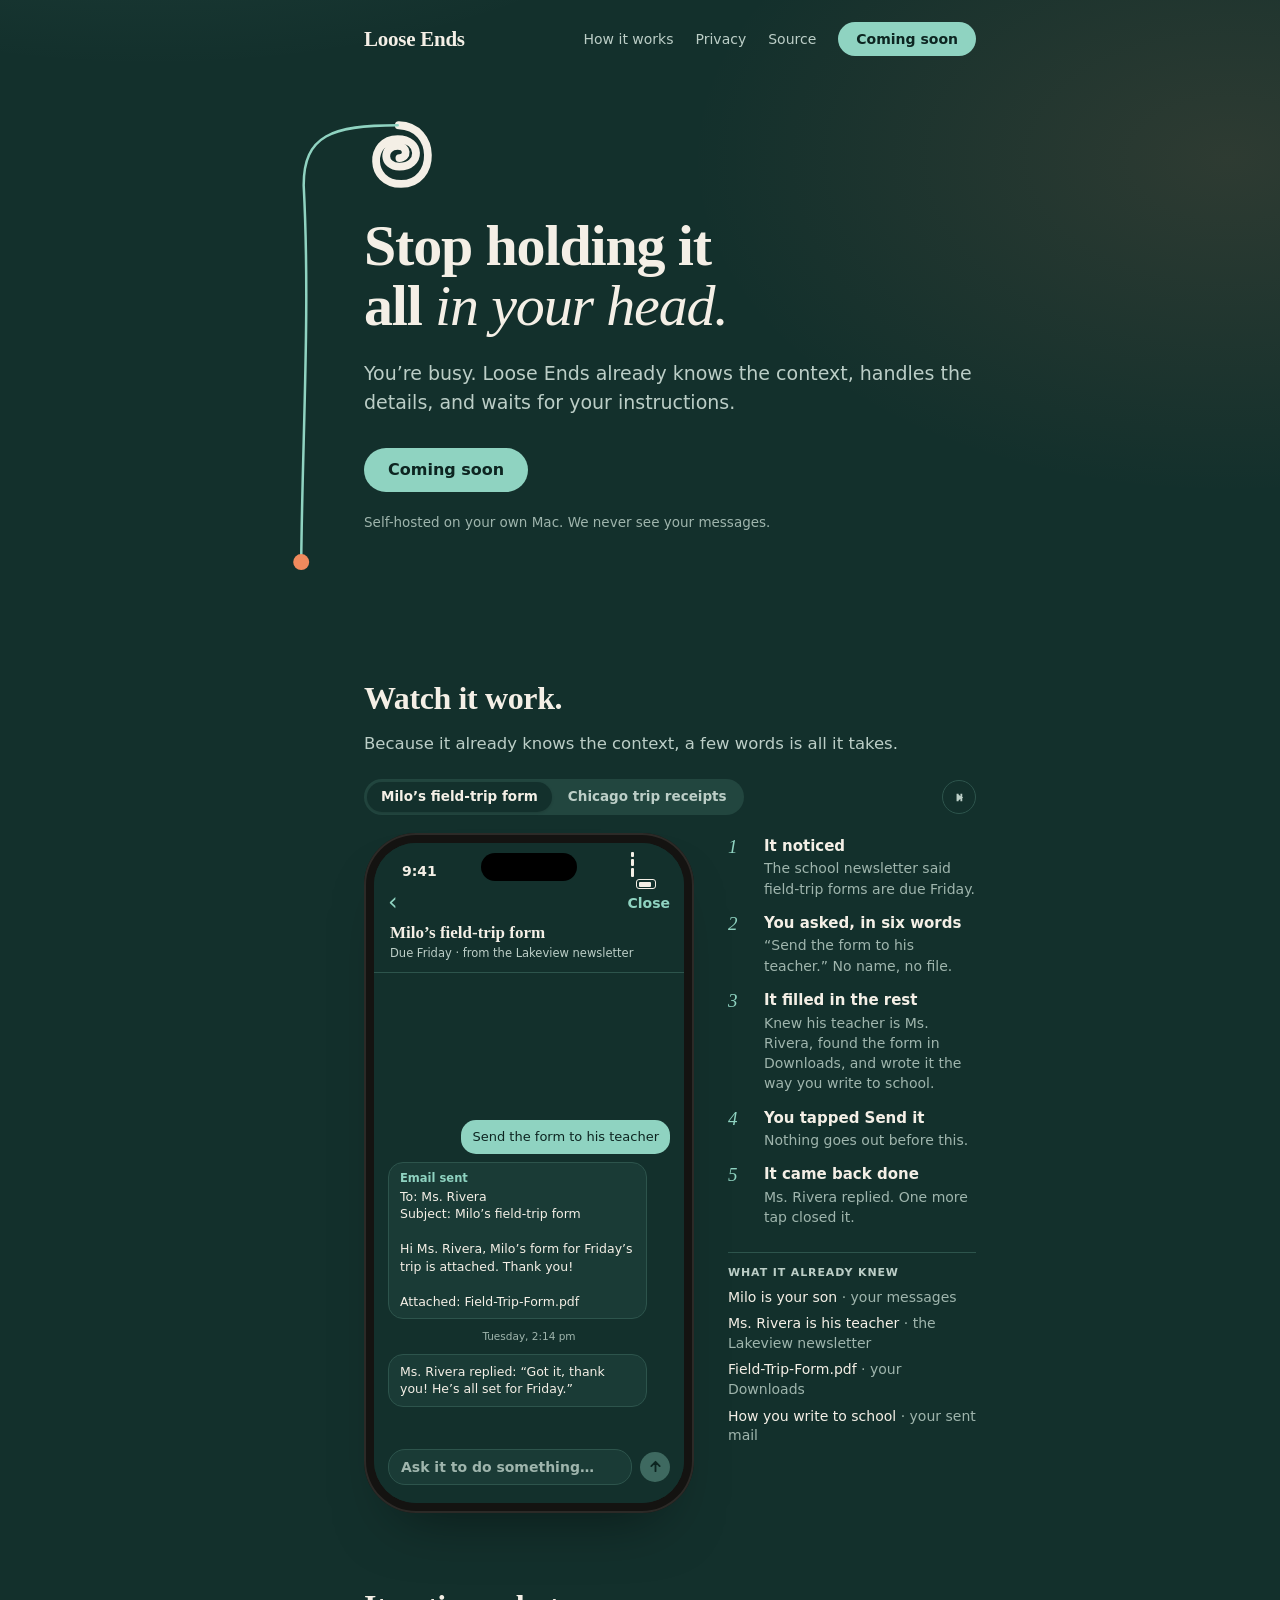
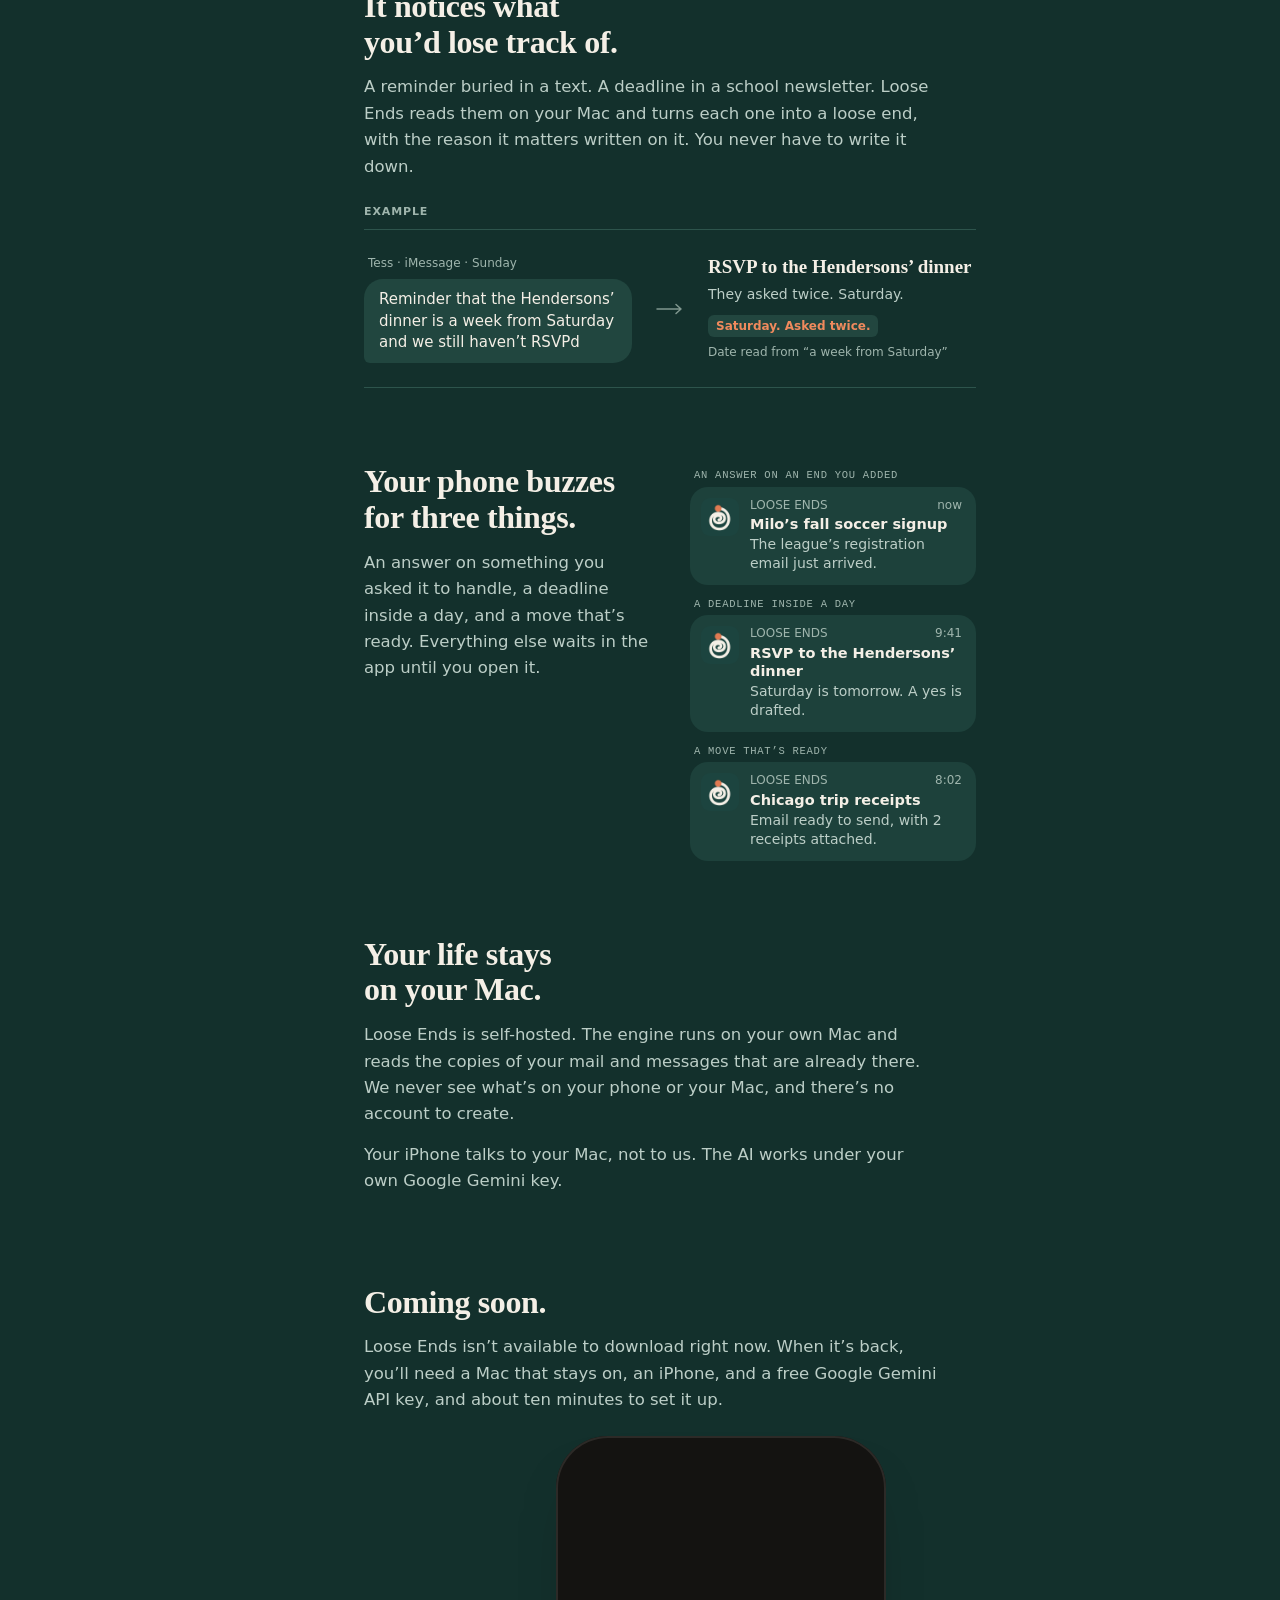
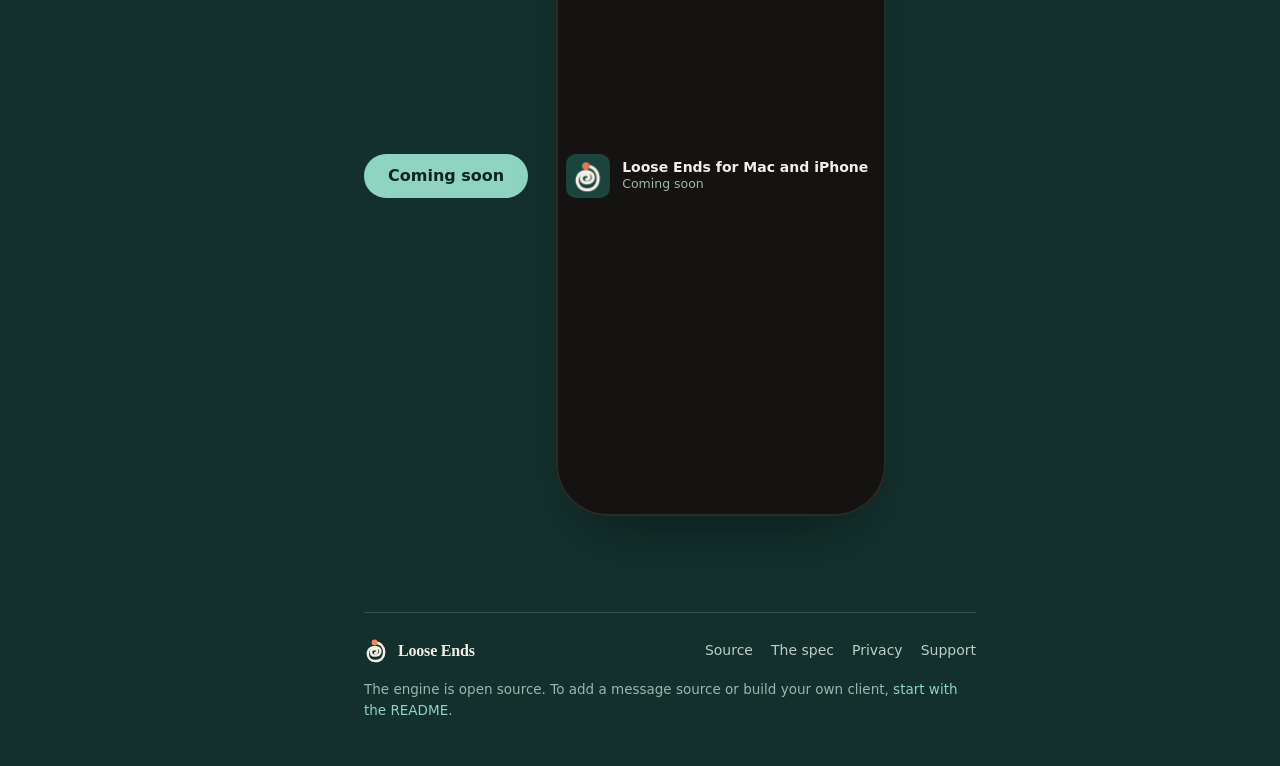
<file: index.html>
<!DOCTYPE html>
<html lang="en">
<head>
    <meta charset="UTF-8">
    <meta http-equiv="refresh" content="0; url=/loose-ends/">
    <title>Redirecting...</title>
</head>
<body>
    <script>window.location.replace("/loose-ends/");</script>
</body>
</html>
</file>
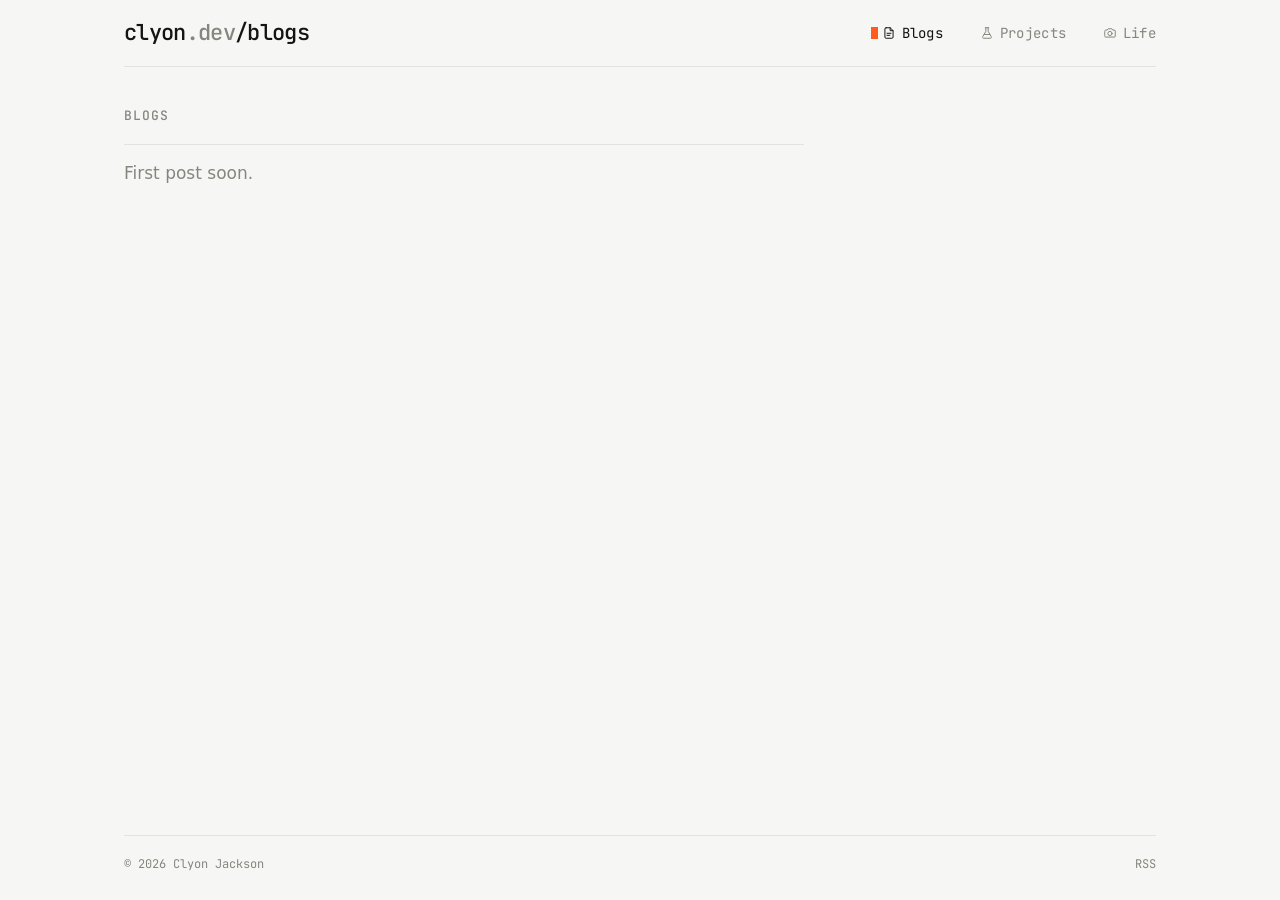
<file: blogs/index.html>
<!doctype html>
<html lang="en" data-page="section" data-sec="blogs">
<head>
<meta charset="utf-8">
<meta name="viewport" content="width=device-width, initial-scale=1, viewport-fit=cover">
<title>Blogs · clyon.dev</title>
<meta name="description" content="Writing about what I&#x27;m building.">
<link rel="canonical" href="https://clyon.dev/blogs/">
<meta property="og:type" content="website">
<meta property="og:title" content="Blogs · clyon.dev">
<meta property="og:description" content="Writing about what I&#x27;m building.">
<meta property="og:url" content="https://clyon.dev/blogs/">
<meta name="twitter:card" content="summary">
<meta name="theme-color" content="#F6F6F4" media="(prefers-color-scheme: light)">
<meta name="theme-color" content="#0E0E0E" media="(prefers-color-scheme: dark)">
<link rel="icon" href="/favicon.svg" type="image/svg+xml">
<link rel="alternate" type="application/rss+xml" title="clyon.dev" href="/feed.xml">
<link rel="preconnect" href="https://fonts.googleapis.com">
<link rel="preconnect" href="https://fonts.gstatic.com" crossorigin>
<link rel="stylesheet" href="https://fonts.googleapis.com/css2?family=JetBrains+Mono:wght@400;500&family=Poppins:wght@800&display=swap">
<link rel="stylesheet" href="/assets/site.css">
<script>(function(d){d.classList.add("js");if(d.dataset.page==="home"&&!/^#(blogs|life|projects)$/.test(location.hash))d.classList.add("intro")})(document.documentElement)</script>
</head>
<body>
<div class="site docked" id="site">
  <div class="hero">
    <header class="head">
      <a class="stage" id="stage" href="/" aria-label="clyon.dev, home">
        <span class="ghost" aria-hidden="true">clyon.dev</span>
        <span class="typed" aria-hidden="true"><span id="out">clyon<span class="dev">.dev</span></span><span id="path">/blogs</span></span>
      </a>
      <nav aria-label="Sections"><ul class="menu shown" id="menu">
        <li style="--i:0"><a href="/blogs/" data-sec="blogs" class="on" aria-current="page"><svg class="ic" viewBox="0 0 24 24" aria-hidden="true" fill="none" stroke="currentColor" stroke-width="1.7" stroke-linecap="round" stroke-linejoin="round"><path d="M7 3h7l5 5v11a2 2 0 0 1-2 2H7a2 2 0 0 1-2-2V5a2 2 0 0 1 2-2z"/><path d="M14 3v5h5"/><path d="M8.5 12.5h7M8.5 16h5"/></svg><span>Blogs</span></a></li>
        <li style="--i:1"><a href="/projects/" data-sec="projects"><svg class="ic" viewBox="0 0 24 24" aria-hidden="true" fill="none" stroke="currentColor" stroke-width="1.7" stroke-linecap="round" stroke-linejoin="round"><path d="M9 3h6M10 3v6.2L4.6 18.4A1.7 1.7 0 0 0 6.1 21h11.8a1.7 1.7 0 0 0 1.5-2.6L14 9.2V3"/><path d="M7.2 14.5h9.6"/></svg><span>Projects</span></a></li>
        <li style="--i:2"><a href="/life/" data-sec="life"><svg class="ic" viewBox="0 0 24 24" aria-hidden="true" fill="none" stroke="currentColor" stroke-width="1.7" stroke-linecap="round" stroke-linejoin="round"><path d="M3 8.5A1.5 1.5 0 0 1 4.5 7h2.8l1.5-2.2h6.4L16.7 7h2.8A1.5 1.5 0 0 1 21 8.5v9a1.5 1.5 0 0 1-1.5 1.5h-15A1.5 1.5 0 0 1 3 17.5z"/><circle cx="12" cy="12.8" r="3.6"/></svg><span>Life</span></a></li>
      </ul></nav>
    </header>
    <a class="latest" id="latest" href="/life/#clyon-dev-is-a-blog-now" data-sec="life"><div class="label"><b>Latest</b><span>Life · Sep 27</span></div><p>clyon.dev is a blog now. I&#x27;ll write here about what I&#x27;m building, and about life in between. New posts most days.</p></a>
  </div>
  <main class="content" id="content"><h1>Blogs</h1><p class="empty" style="--i:1">First post soon.</p></main>
  <footer class="foot"><span>© 2026 Clyon Jackson</span><a href="/feed.xml">RSS</a></footer>
</div>
<div id="caret" aria-hidden="true"></div>
<template id="t-blogs"><h1>Blogs</h1><p class="empty" style="--i:1">First post soon.</p></template>
<template id="t-life"><h1>Life</h1><article class="row" id="clyon-dev-is-a-blog-now" style="--i:1"><time datetime="2026-09-27">Sep 27</time><div><div class="prose small"><p>clyon.dev is a blog now. I'll write here about what I'm building, and about life in between. New posts most days.</p></div><small>Update</small></div></article></template>
<template id="t-projects"><h1>Projects</h1>
<a class="pcard le" href="/loose-ends/" style="--i:1"><div class="plogo"><svg viewBox="31.5 26.5 44 44" aria-hidden="true"><path class="t" pathLength="1" d="M52 52C57 52 57 45 51 45C42 45 42 57 52 57C65 57 65 41 51 41C34 41 34 67 53 67C74 67 74 33 51 33"/><circle class="d" cx="51" cy="33" r="5.5"/></svg><span class="pname" aria-label="Loose Ends" data-name="Loose Ends">Loose Ends</span></div><span class="go">clyon.dev/loose-ends →</span><p>Stop holding it all in your head. For Mac and iPhone. Coming soon.</p></a>
<a class="pcard mb" href="https://mathblitz.app/" target="_blank" rel="noopener" style="--i:2"><div class="plogo"><svg class="face" viewBox="0 0 107 98" aria-hidden="true"><g fill="none" stroke="#00E5A0" stroke-linecap="round"><line x1="18.35" y1="22.44" x2="38.07" y2="42.16" stroke-width="10.79"/><line x1="38.07" y1="22.44" x2="18.35" y2="42.16" stroke-width="10.79"/><path d="M 81.88 62.36 A 32.02 23.71 0 0 1 20.99 62.36" stroke-width="12.44"/></g><g fill="none" stroke="#00E5A0" stroke-linecap="round" stroke-width="10.79"><g class="wink"><line x1="60.71" y1="32.30" x2="88.60" y2="32.30"/><line x1="74.66" y1="18.35" x2="74.66" y2="46.24"/></g></g></svg><span class="pname" aria-label="Math Blitz" data-name="Math Blitz">Math Blitz</span></div><span class="go">mathblitz.app →</span><p>Times tables in your head, a minute a day. A lane for kids, a lane for adults.</p></a></template>
<script src="/assets/site.js" defer></script>
</body>
</html>
</file>
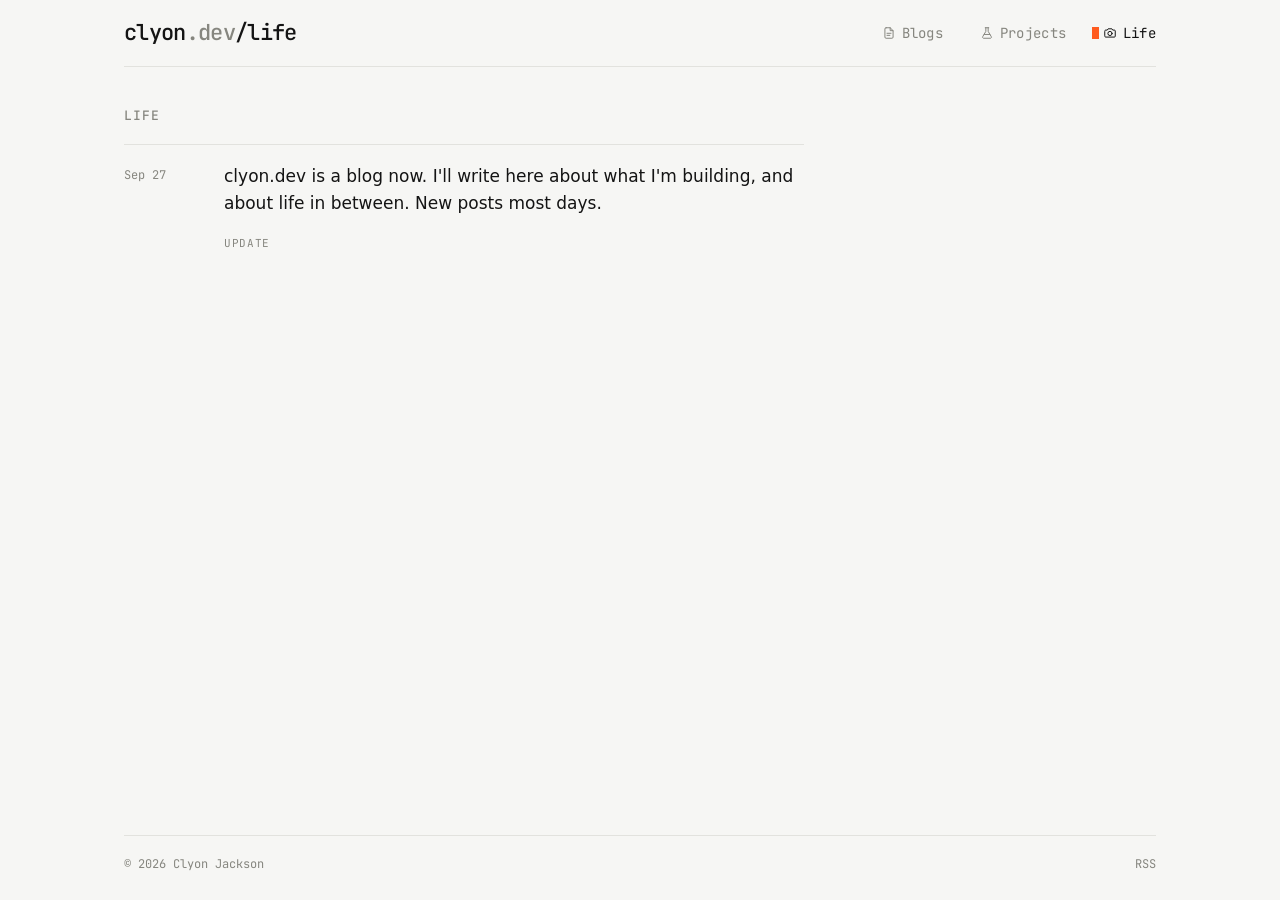
<file: life/index.html>
<!doctype html>
<html lang="en" data-page="section" data-sec="life">
<head>
<meta charset="utf-8">
<meta name="viewport" content="width=device-width, initial-scale=1, viewport-fit=cover">
<title>Life · clyon.dev</title>
<meta name="description" content="Updates, photos and notes from life in between.">
<link rel="canonical" href="https://clyon.dev/life/">
<meta property="og:type" content="website">
<meta property="og:title" content="Life · clyon.dev">
<meta property="og:description" content="Updates, photos and notes from life in between.">
<meta property="og:url" content="https://clyon.dev/life/">
<meta name="twitter:card" content="summary">
<meta name="theme-color" content="#F6F6F4" media="(prefers-color-scheme: light)">
<meta name="theme-color" content="#0E0E0E" media="(prefers-color-scheme: dark)">
<link rel="icon" href="/favicon.svg" type="image/svg+xml">
<link rel="alternate" type="application/rss+xml" title="clyon.dev" href="/feed.xml">
<link rel="preconnect" href="https://fonts.googleapis.com">
<link rel="preconnect" href="https://fonts.gstatic.com" crossorigin>
<link rel="stylesheet" href="https://fonts.googleapis.com/css2?family=JetBrains+Mono:wght@400;500&family=Poppins:wght@800&display=swap">
<link rel="stylesheet" href="/assets/site.css">
<script>(function(d){d.classList.add("js");if(d.dataset.page==="home"&&!/^#(blogs|life|projects)$/.test(location.hash))d.classList.add("intro")})(document.documentElement)</script>
</head>
<body>
<div class="site docked" id="site">
  <div class="hero">
    <header class="head">
      <a class="stage" id="stage" href="/" aria-label="clyon.dev, home">
        <span class="ghost" aria-hidden="true">clyon.dev</span>
        <span class="typed" aria-hidden="true"><span id="out">clyon<span class="dev">.dev</span></span><span id="path">/life</span></span>
      </a>
      <nav aria-label="Sections"><ul class="menu shown" id="menu">
        <li style="--i:0"><a href="/blogs/" data-sec="blogs"><svg class="ic" viewBox="0 0 24 24" aria-hidden="true" fill="none" stroke="currentColor" stroke-width="1.7" stroke-linecap="round" stroke-linejoin="round"><path d="M7 3h7l5 5v11a2 2 0 0 1-2 2H7a2 2 0 0 1-2-2V5a2 2 0 0 1 2-2z"/><path d="M14 3v5h5"/><path d="M8.5 12.5h7M8.5 16h5"/></svg><span>Blogs</span></a></li>
        <li style="--i:1"><a href="/projects/" data-sec="projects"><svg class="ic" viewBox="0 0 24 24" aria-hidden="true" fill="none" stroke="currentColor" stroke-width="1.7" stroke-linecap="round" stroke-linejoin="round"><path d="M9 3h6M10 3v6.2L4.6 18.4A1.7 1.7 0 0 0 6.1 21h11.8a1.7 1.7 0 0 0 1.5-2.6L14 9.2V3"/><path d="M7.2 14.5h9.6"/></svg><span>Projects</span></a></li>
        <li style="--i:2"><a href="/life/" data-sec="life" class="on" aria-current="page"><svg class="ic" viewBox="0 0 24 24" aria-hidden="true" fill="none" stroke="currentColor" stroke-width="1.7" stroke-linecap="round" stroke-linejoin="round"><path d="M3 8.5A1.5 1.5 0 0 1 4.5 7h2.8l1.5-2.2h6.4L16.7 7h2.8A1.5 1.5 0 0 1 21 8.5v9a1.5 1.5 0 0 1-1.5 1.5h-15A1.5 1.5 0 0 1 3 17.5z"/><circle cx="12" cy="12.8" r="3.6"/></svg><span>Life</span></a></li>
      </ul></nav>
    </header>
    <a class="latest" id="latest" href="/life/#clyon-dev-is-a-blog-now" data-sec="life"><div class="label"><b>Latest</b><span>Life · Sep 27</span></div><p>clyon.dev is a blog now. I&#x27;ll write here about what I&#x27;m building, and about life in between. New posts most days.</p></a>
  </div>
  <main class="content" id="content"><h1>Life</h1><article class="row" id="clyon-dev-is-a-blog-now" style="--i:1"><time datetime="2026-09-27">Sep 27</time><div><div class="prose small"><p>clyon.dev is a blog now. I'll write here about what I'm building, and about life in between. New posts most days.</p></div><small>Update</small></div></article></main>
  <footer class="foot"><span>© 2026 Clyon Jackson</span><a href="/feed.xml">RSS</a></footer>
</div>
<div id="caret" aria-hidden="true"></div>
<template id="t-blogs"><h1>Blogs</h1><p class="empty" style="--i:1">First post soon.</p></template>
<template id="t-life"><h1>Life</h1><article class="row" id="clyon-dev-is-a-blog-now" style="--i:1"><time datetime="2026-09-27">Sep 27</time><div><div class="prose small"><p>clyon.dev is a blog now. I'll write here about what I'm building, and about life in between. New posts most days.</p></div><small>Update</small></div></article></template>
<template id="t-projects"><h1>Projects</h1>
<a class="pcard le" href="/loose-ends/" style="--i:1"><div class="plogo"><svg viewBox="31.5 26.5 44 44" aria-hidden="true"><path class="t" pathLength="1" d="M52 52C57 52 57 45 51 45C42 45 42 57 52 57C65 57 65 41 51 41C34 41 34 67 53 67C74 67 74 33 51 33"/><circle class="d" cx="51" cy="33" r="5.5"/></svg><span class="pname" aria-label="Loose Ends" data-name="Loose Ends">Loose Ends</span></div><span class="go">clyon.dev/loose-ends →</span><p>Stop holding it all in your head. For Mac and iPhone. Coming soon.</p></a>
<a class="pcard mb" href="https://mathblitz.app/" target="_blank" rel="noopener" style="--i:2"><div class="plogo"><svg class="face" viewBox="0 0 107 98" aria-hidden="true"><g fill="none" stroke="#00E5A0" stroke-linecap="round"><line x1="18.35" y1="22.44" x2="38.07" y2="42.16" stroke-width="10.79"/><line x1="38.07" y1="22.44" x2="18.35" y2="42.16" stroke-width="10.79"/><path d="M 81.88 62.36 A 32.02 23.71 0 0 1 20.99 62.36" stroke-width="12.44"/></g><g fill="none" stroke="#00E5A0" stroke-linecap="round" stroke-width="10.79"><g class="wink"><line x1="60.71" y1="32.30" x2="88.60" y2="32.30"/><line x1="74.66" y1="18.35" x2="74.66" y2="46.24"/></g></g></svg><span class="pname" aria-label="Math Blitz" data-name="Math Blitz">Math Blitz</span></div><span class="go">mathblitz.app →</span><p>Times tables in your head, a minute a day. A lane for kids, a lane for adults.</p></a></template>
<script src="/assets/site.js" defer></script>
</body>
</html>
</file>
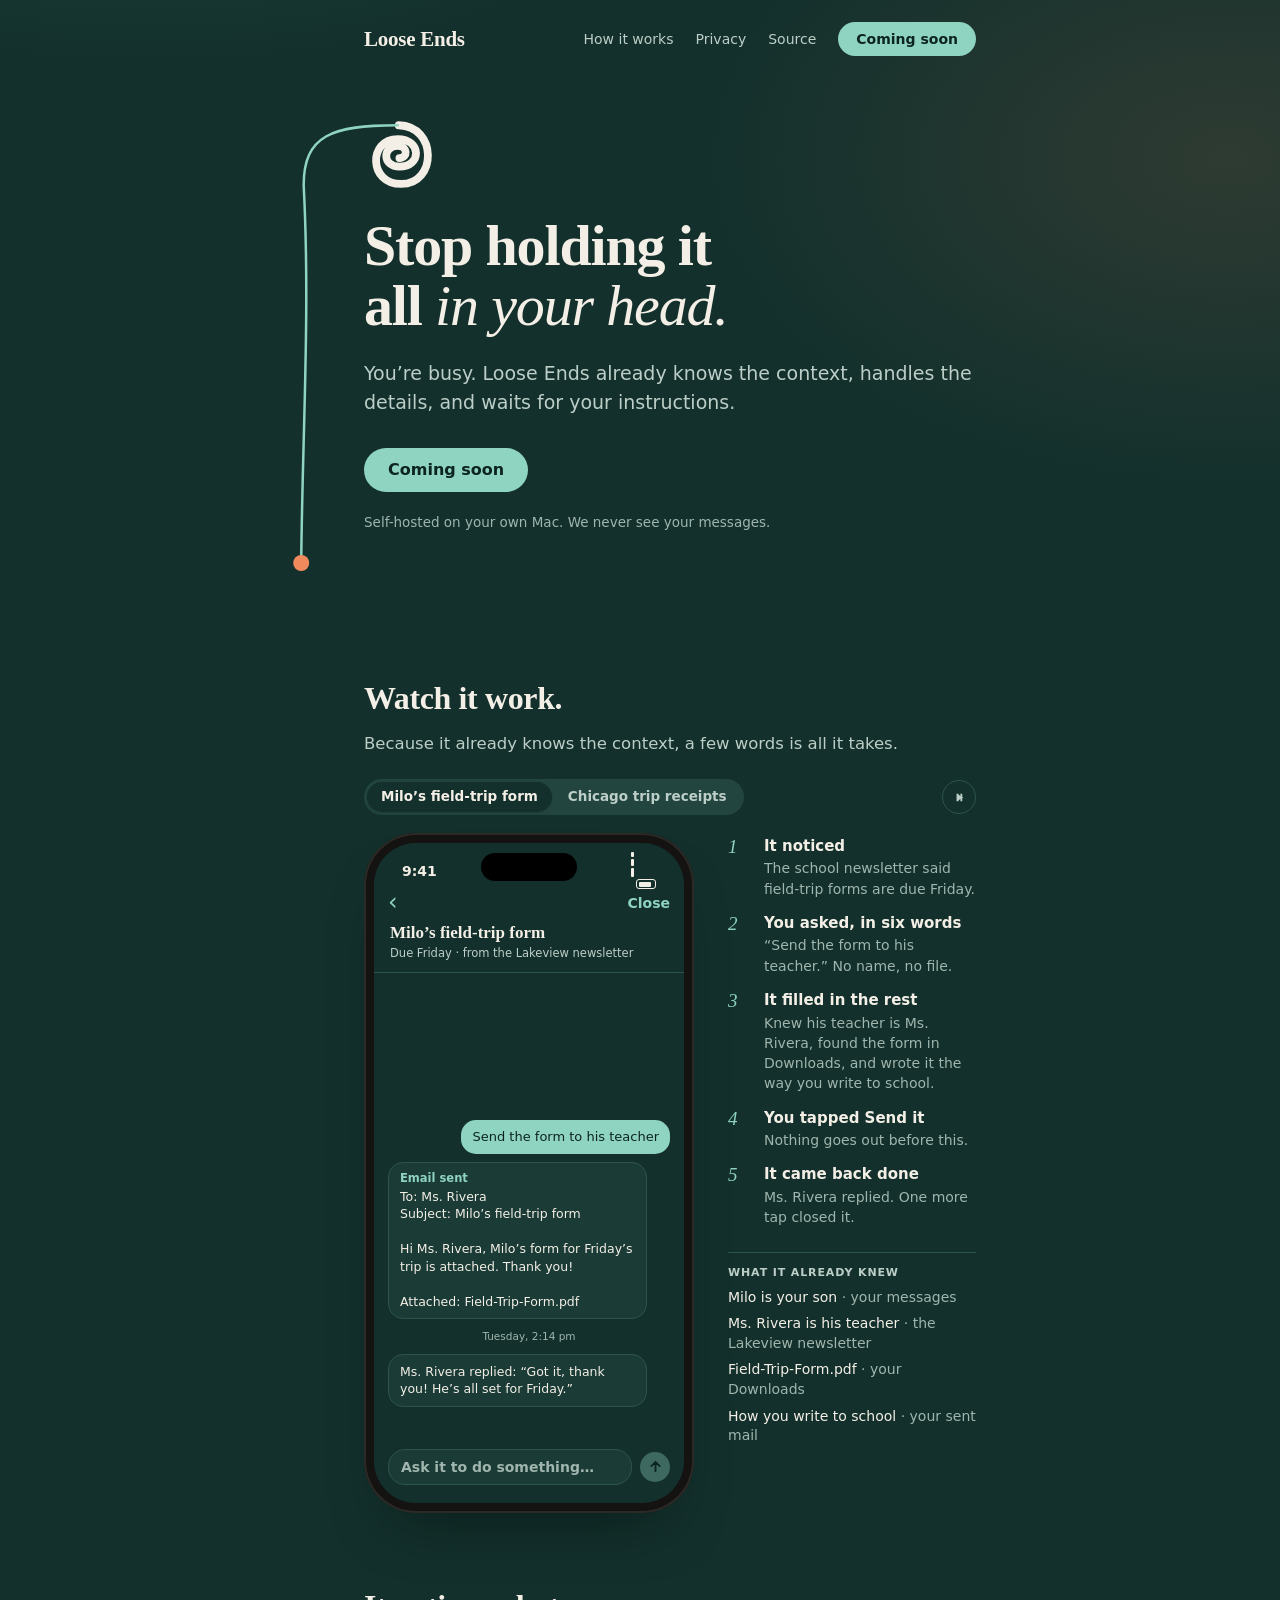
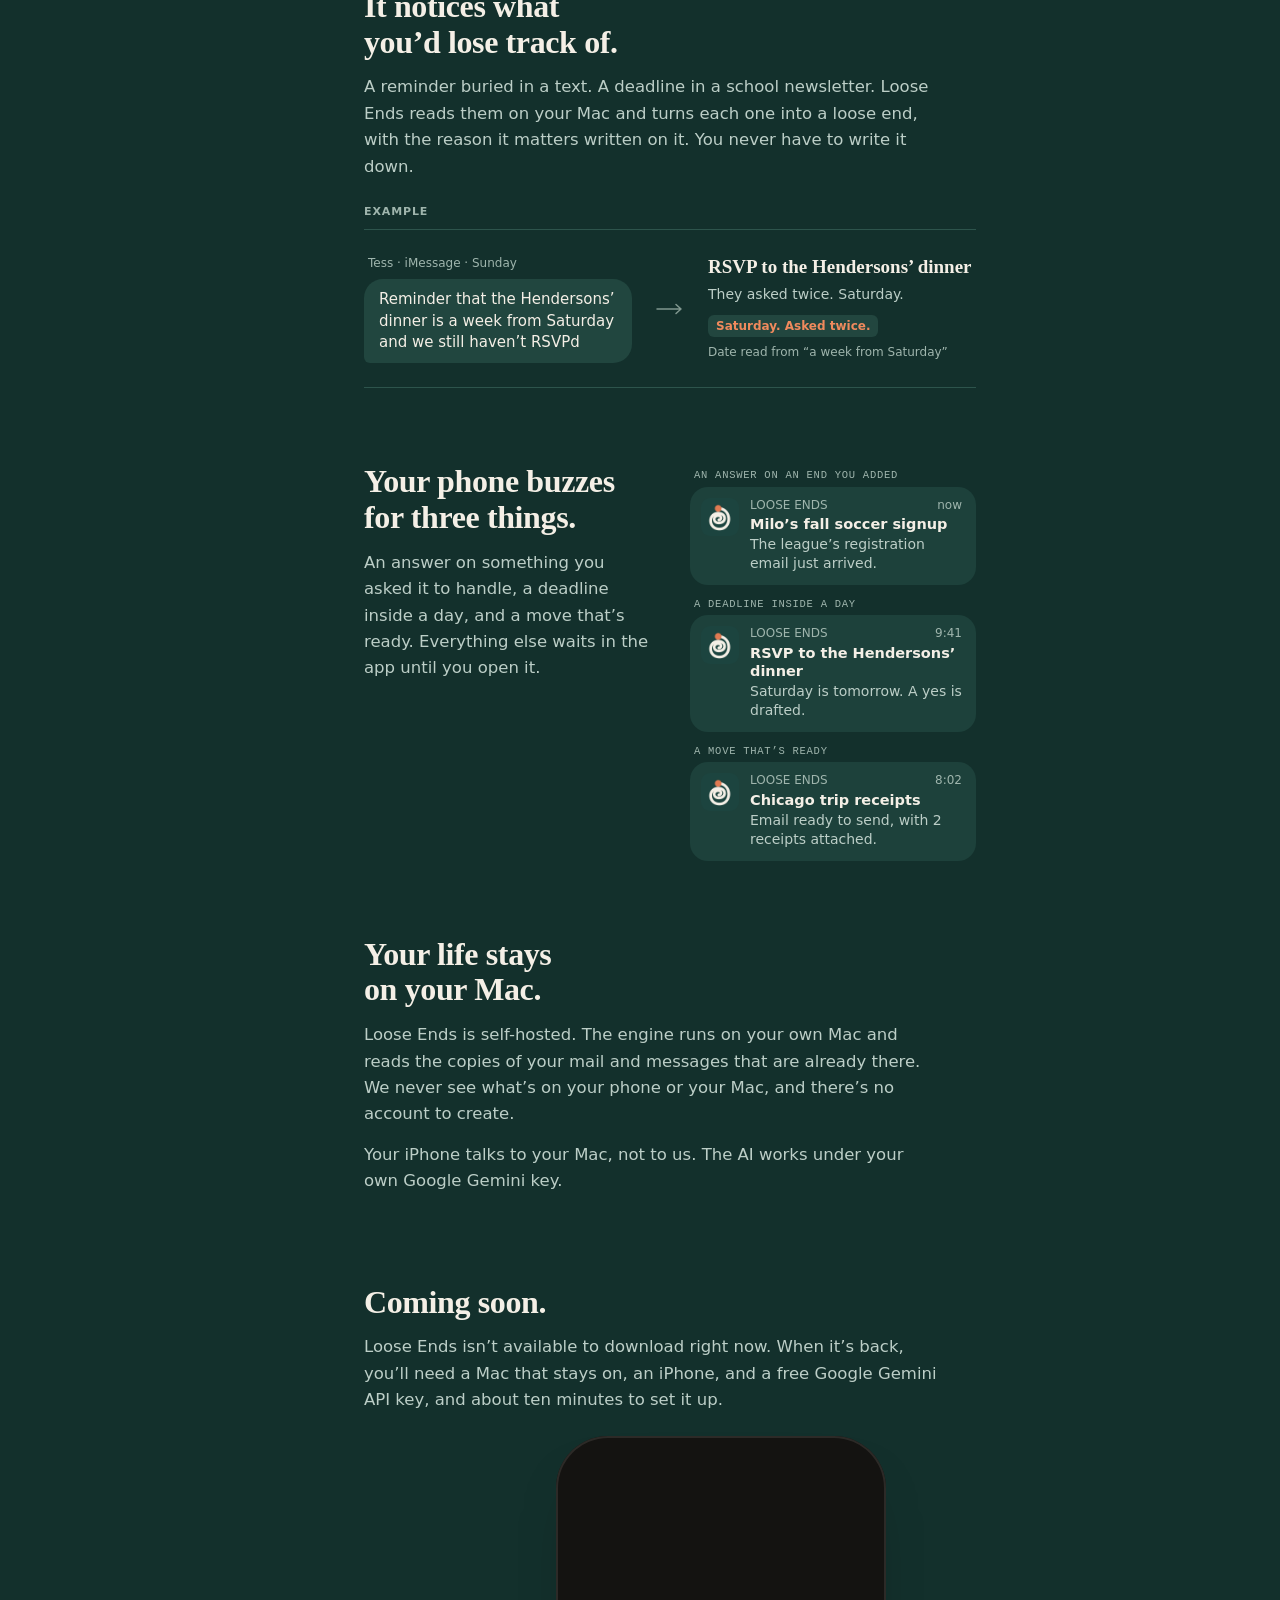
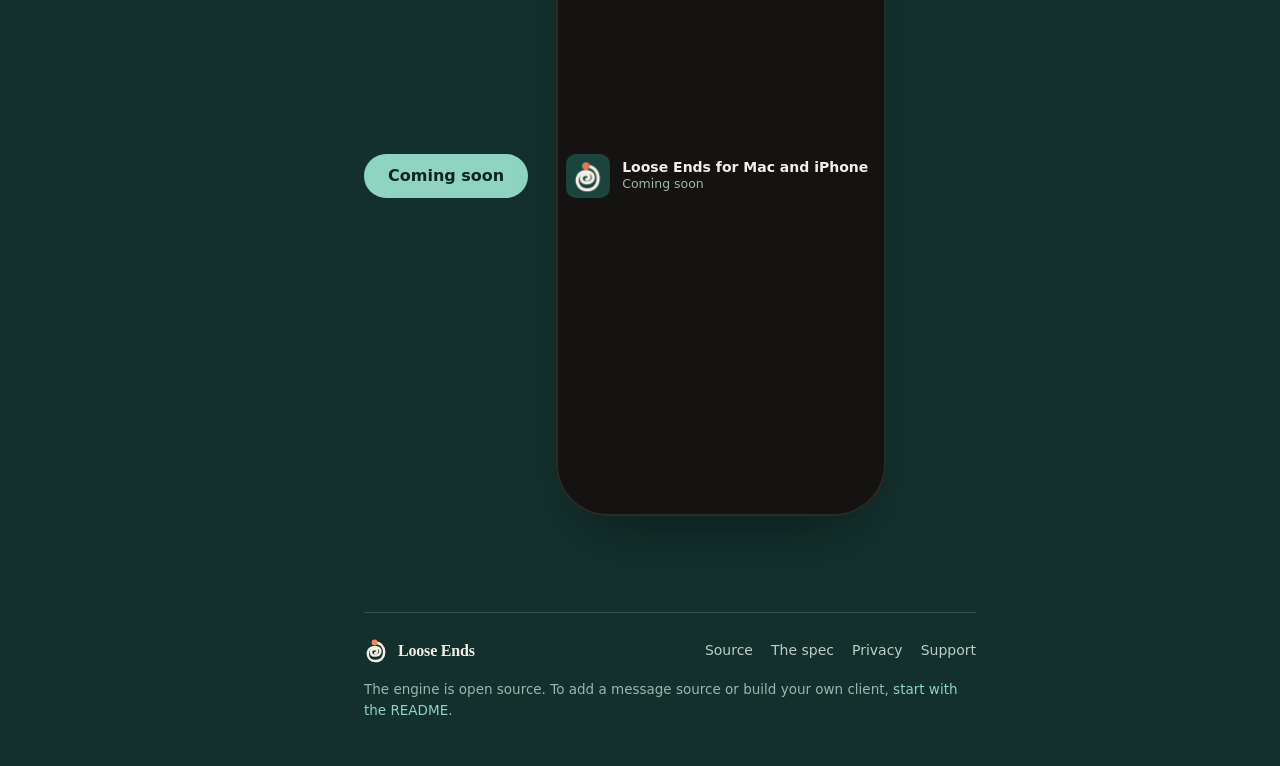
<file: loose-ends/index.html>
<!doctype html>
<html lang="en">
<head>
<meta charset="utf-8">
<meta name="viewport" content="width=device-width, initial-scale=1">
<title>Loose Ends — stop holding it all in your head</title>
<meta name="description" content="You’re busy. Loose Ends already knows the context, handles the details, and waits for your instructions. Self-hosted on your own Mac: we never see your messages.">
<meta name="color-scheme" content="dark">
<link rel="icon" type="image/png" href="icon.png">
<link rel="apple-touch-icon" href="icon.png">
<script>document.documentElement.classList.add('js')</script>
<style>
  /* One look on purpose: the app icon's own ground, deep teal, with its cream
     and orange, in Theme.swift's roles. System fonts only: a privacy product
     shouldn't hand every visitor's IP to a font CDN. */
  :root {
    --paper: #13302C; --card: #1A3B36; --chip: #22463F;
    --ink: #F4EFE6; --soft: #BCCEC7; --faint: #9FB5AD; --ghost: #80978F;
    --rule: #2D544C; --brand: #8FD3C1; --on-brand: #0D2521; --alert: #F08A5D;
    --plum: #E6AACB; --plum-soft: rgba(230,170,203,.16); --sage: #B8DDA2; --sage-soft: rgba(184,221,162,.16);
    --bubble: #21463F; --notif: #1D413B; --thread: #8FD3C1; --amber: #D9A253;
    --serif: ui-serif, "New York", Charter, Georgia, serif;
    --sans: -apple-system, BlinkMacSystemFont, "SF Pro Text", system-ui, sans-serif;
    --mono: ui-monospace, SFMono-Regular, "SF Mono", Menlo, monospace;
    color-scheme: dark;
  }
  * { box-sizing: border-box; }
  @media (prefers-reduced-motion: no-preference) { html { scroll-behavior: smooth; } }
  body { margin: 0; background: radial-gradient(1100px 620px at 12% -8%, rgba(143,211,193,.16), transparent 62%), radial-gradient(900px 560px at 96% 4%, rgba(240,138,93,.12), transparent 60%), var(--paper); color: var(--ink); font: 16px/1.6 var(--sans); -webkit-font-smoothing: antialiased; }
  a { color: var(--brand); text-decoration: none; }
  a:hover { text-decoration: underline; }
  a:focus-visible { outline: 2px solid var(--brand); outline-offset: 3px; border-radius: 4px; }

  /* One column with a wide left gutter: the loose end runs down it. */
  .page { position: relative; overflow-x: clip; }
  .col { max-width: 760px; margin: 0 auto; padding: 0 44px 0 104px; }

  .nav { display: flex; align-items: center; justify-content: space-between; gap: 20px; padding: 22px 0; }
  .wordmark { font: 600 21px/1 var(--serif); letter-spacing: -.012em; color: var(--ink); }
  a.wordmark:hover { text-decoration: none; }
  .links { display: flex; align-items: center; gap: 22px; font-size: 14px; }
  .links a:not(.pill) { color: var(--soft); }
  .pill { display: inline-flex; align-items: center; font: 600 14px/1 var(--sans); padding: 10px 18px; border-radius: 100px; background: var(--brand); color: var(--on-brand); white-space: nowrap; }
  .pill:hover { text-decoration: none; filter: brightness(1.08); }
  .pill.big { font-size: 16px; padding: 14px 24px; }
  .pill.soon { cursor: default; }
  .pill.soon:hover { filter: none; }

  .hero { padding: 36px 0 72px; }
  .hero-mark { margin-bottom: 26px; }
  .hero-mark .spiral { width: 76px; height: 76px; color: var(--ink); }
  .headline { font: 600 58px/1.04 var(--serif); letter-spacing: -.02em; margin: 0; text-wrap: balance; }
  .headline em { font-style: italic; font-weight: 500; }
  .lede { font-size: 19px; line-height: 1.55; color: var(--soft); max-width: 33em; margin: 22px 0 0; }
  .ctas { display: flex; flex-wrap: wrap; align-items: center; gap: 14px 24px; margin-top: 30px; }
  .ctas .alt { font-weight: 600; font-size: 15px; }
  .quiet { font-size: 13.5px; color: var(--faint); margin: 20px 0 0; }

  /* The mark: AnimatedLogo.swift's path and timing. */
  .spiral { display: block; overflow: visible; }
  .spiral .t { fill: none; stroke: currentColor; stroke-width: 4.5; stroke-linecap: round; stroke-linejoin: round; stroke-dasharray: 1; stroke-dashoffset: 0; }
  .spiral .d { fill: var(--alert); transform-box: fill-box; transform-origin: center; }
  .hero-mark .t { animation: le-draw 1.5s cubic-bezier(.42,0,.58,1) both; }
  .hero-mark .d { animation: le-pop .55s cubic-bezier(.34,1.56,.64,1) 1.2s both; }
  .threaded .hero-mark .d { display: none; }   /* the thread's dot takes over */
  .thread { position: absolute; left: 0; top: 0; pointer-events: none; overflow: visible; }
  .thread path { fill: none; stroke: var(--thread); stroke-width: 2.5; stroke-linecap: round; }
  .thread circle { fill: var(--alert); transform-box: fill-box; transform-origin: center; }
  .thread circle.pop { animation: le-pop .5s cubic-bezier(.34,1.56,.64,1); }
  @keyframes le-draw { from { stroke-dashoffset: 1; } to { stroke-dashoffset: 0; } }
  @keyframes le-pop { from { transform: scale(0); opacity: 0; } to { transform: scale(1); opacity: 1; } }
  @media (prefers-reduced-motion: reduce) { .hero-mark .t, .hero-mark .d, .thread circle.pop { animation: none; } }

  .sec { padding: 76px 0 0; }
  .sec h2 { font: 600 32px/1.12 var(--serif); letter-spacing: -.012em; margin: 0 0 14px; text-wrap: balance; max-width: 20ch; }
  .sec p:not([class]) { color: var(--soft); max-width: 35em; margin: 0 0 14px; font-size: 16.5px; }
  .sec p strong { color: var(--ink); font-weight: 600; }
  .sec p.cap { font-size: 13.5px; color: var(--faint); max-width: 35em; margin: 0 0 14px; }
  .sample { font: 600 11px/1 var(--sans); letter-spacing: .08em; text-transform: uppercase; color: var(--faint); margin: 26px 0 12px; }

  .ev { display: grid; grid-template-columns: minmax(0,1fr) 40px minmax(0,1fr); align-items: center; gap: 18px; border-top: 1px solid var(--rule); border-bottom: 1px solid var(--rule); padding: 24px 0; }
  .who { font-size: 12px; color: var(--faint); margin: 0 0 6px 4px; }
  .bubble { background: var(--bubble); color: var(--ink); border-radius: 19px 19px 19px 6px; padding: 10px 15px; font-size: 15px; line-height: 1.42; max-width: 30ch; }
  .arrow { color: var(--ghost); justify-self: center; display: block; }
  .row-t { font: 600 19px/1.25 var(--serif); margin: 0; }
  .row-s { font-size: 14px; color: var(--soft); margin: 4px 0 10px; }
  .chips { display: flex; flex-wrap: wrap; gap: 6px 10px; align-items: center; }
  .chip { font: 600 12px/1 var(--sans); padding: 5px 8px; border-radius: 6px; background: var(--chip); color: var(--soft); }
  .chip.due { color: var(--alert); }
  .prov { font-size: 12px; color: var(--faint); }

  /* A move: the one container the app still gives a fill. */
  .move { background: var(--card); border: 1px solid var(--rule); border-radius: 12px; padding: 20px 22px; max-width: 540px; }
  .move-top { display: flex; justify-content: space-between; align-items: baseline; gap: 12px; }
  .status { font: 600 10.5px/1 var(--sans); letter-spacing: .07em; text-transform: uppercase; padding: 5px 7px; border-radius: 5px; white-space: nowrap; }
  .status.you { color: var(--plum); background: var(--plum-soft); }
  .status.done { color: var(--sage); background: var(--sage-soft); }
  .kind { font: 600 10.5px/1 var(--sans); letter-spacing: .08em; text-transform: uppercase; color: var(--faint); margin: 18px 0 6px; }
  .move h3 { font: 600 22px/1.2 var(--serif); margin: 0 0 12px; text-wrap: balance; }
  .steps { list-style: none; margin: 0; padding: 0; display: grid; gap: 6px; }
  .steps li { display: grid; grid-template-columns: 5px 1fr; gap: 10px; align-items: start; font-size: 14px; color: var(--soft); line-height: 1.45; }
  .steps li::before { content: ""; width: 5px; height: 5px; border-radius: 50%; background: var(--brand); margin-top: .55em; }
  .facts { display: grid; grid-template-columns: repeat(2, minmax(0,1fr)); margin: 16px 0; border-top: 1px solid var(--rule); border-bottom: 1px solid var(--rule); }
  .facts div { padding: 10px 0; }
  .facts dt { font-size: 12px; color: var(--faint); }
  .facts dd { margin: 2px 0 0; font: 600 17px/1.2 var(--sans); font-variant-numeric: tabular-nums; }
  .ask { font-size: 15px; color: var(--ink); margin: 0 0 12px; }
  .choices { display: flex; flex-wrap: wrap; gap: 8px; }
  .choice { font: 600 13.5px/1 var(--sans); color: var(--brand); border: 1.5px solid var(--brand); border-radius: 100px; padding: 8px 14px; }
  .choice.fill { background: var(--brand); color: var(--on-brand); }
  .receipt { font-size: 12px; color: var(--faint); margin: 14px 0 0; }
  .closure { border-top: 1px solid var(--rule); padding: 18px 0 0; max-width: 540px; margin-top: 28px; }
  .closure .steps li::before { background: var(--sage); }
  .closure .choices { margin-top: 14px; }

  .buzz { display: grid; grid-template-columns: minmax(0,1fr) minmax(0,1fr); gap: 28px 40px; align-items: start; }
  .notifs { display: grid; gap: 14px; padding-top: 6px; }
  .rulelbl { font: 500 10.5px/1 var(--mono); letter-spacing: .07em; text-transform: uppercase; color: var(--faint); margin: 0 0 6px 4px; }
  .notif { display: grid; grid-template-columns: 38px minmax(0,1fr); gap: 11px; background: var(--notif); border-radius: 18px; padding: 11px 14px 12px 11px; }
  .notif img { width: 38px; height: 38px; border-radius: 9px; display: block; }
  .notif .hd { display: flex; justify-content: space-between; font-size: 12px; color: var(--faint); line-height: 1.2; }
  .notif .nt { font-weight: 600; font-size: 14.5px; line-height: 1.3; margin: 3px 0 1px; }
  .notif .nb { font-size: 14px; line-height: 1.35; color: var(--soft); margin: 0; }

  .payload { font: 13px/1.65 var(--mono); background: var(--chip); border-radius: 10px; padding: 16px 18px; margin: 18px 0 10px; overflow-x: auto; max-width: 540px; color: var(--ink); }
  .payload .c { color: var(--faint); }
  .payload .s { color: var(--brand); }

  .install-row { display: flex; flex-wrap: wrap; align-items: center; gap: 16px 28px; margin: 22px 0 8px; }
  .iphone { display: inline-flex; align-items: center; gap: 12px; color: var(--ink); }
  .iphone img { width: 44px; height: 44px; border-radius: 10px; display: block; }
  .iphone span { display: grid; line-height: 1.3; font-size: 14px; font-weight: 600; }
  .iphone small { color: var(--faint); font-size: 12.5px; font-weight: 400; }
  ol.how { list-style: none; counter-reset: s; margin: 28px 0 0; padding: 0; display: grid; gap: 18px; max-width: 35em; }
  ol.how li { counter-increment: s; display: grid; grid-template-columns: 30px 1fr; column-gap: 12px; color: var(--soft); font-size: 15.5px; }
  ol.how li::before { content: counter(s); font: italic 500 24px/1 var(--serif); color: var(--brand); grid-row: span 2; padding-top: 1px; }
  ol.how b { color: var(--ink); font-weight: 600; }

  .foot { margin-top: 96px; border-top: 1px solid var(--rule); padding: 26px 0 44px; display: flex; flex-wrap: wrap; gap: 16px 28px; align-items: center; justify-content: space-between; font-size: 14px; color: var(--faint); }
  .lockup { display: inline-flex; align-items: center; gap: 10px; }
  .foot .spiral { width: 24px; height: 24px; color: var(--ink); }
  .foot .wordmark { font-size: 16px; }
  .foot .links { gap: 18px; flex-wrap: wrap; }
  .foot .dev { flex-basis: 100%; font-size: 13.5px; }

  @media (max-width: 620px) {
    .col { padding: 0 22px 0 50px; }
    .links a:not(.pill) { display: none; }
    .foot .links a:not(.pill) { display: inline; }
    .hero { padding: 24px 0 56px; }
    .hero-mark .spiral { width: 60px; height: 60px; }
    .headline { font-size: 40px; }
    .lede { font-size: 17px; }
    .sec { padding-top: 60px; }
    .sec h2 { font-size: 26px; }
    .ev { grid-template-columns: 1fr; gap: 12px; }
    .arrow { transform: rotate(90deg); justify-self: start; margin-left: 18px; }
    .buzz { grid-template-columns: 1fr; }
    .move { padding: 18px; }
  }


  /* ---- Watch it work: the app itself, being used. Sized from the SwiftUI
     views (ThreadsView, StackRows, ThreadDetailView, ThreadChatView) at about
     0.8 of an iPhone's 390pt width, in the page's own tokens. ---- */
  .demo-bar { display: flex; justify-content: space-between; align-items: center; gap: 12px; flex-wrap: wrap; margin-top: 22px; }
  .dswitch { display: inline-flex; gap: 2px; padding: 3px; background: var(--chip); border-radius: 100px; }
  .dswitch button { border: 0; background: transparent; border-radius: 100px; padding: 8px 14px; font: 600 13.5px/1 var(--sans); color: var(--soft); cursor: pointer; }
  .dswitch button[aria-pressed="true"] { background: var(--paper); color: var(--ink); box-shadow: 0 1px 3px rgba(0,0,0,.14); }
  .dpause { width: 34px; height: 34px; border-radius: 50%; border: 1px solid var(--rule); background: transparent; color: var(--soft); display: grid; place-items: center; cursor: pointer; }
  .dpause svg { width: 11px; height: 11px; }
  .dswitch button:focus-visible, .dpause:focus-visible { outline: 2px solid var(--brand); outline-offset: 2px; }
  .demo-grid { display: grid; grid-template-columns: 330px minmax(0, 1fr); gap: 34px; align-items: start; margin-top: 18px; }

  .phone-wrap { width: 330px; height: 680px; }
  .iphone { position: relative; width: 330px; height: 680px; border-radius: 52px; background: #141311; padding: 10px; box-shadow: 0 34px 60px -34px rgba(0,0,0,.5), inset 0 0 0 2px #2c2a27; }
  .island { position: absolute; z-index: 6; top: 20px; left: 50%; width: 96px; height: 28px; margin-left: -48px; border-radius: 20px; background: #000; }
  .screen { position: relative; width: 100%; height: 100%; border-radius: 42px; overflow: hidden; background: var(--paper); color: var(--ink); }
  .sbar { position: relative; z-index: 4; height: 48px; display: flex; justify-content: space-between; align-items: center; padding: 8px 28px 0; font: 600 13px/1 var(--sans); background: var(--paper); }
  .sbi { display: flex; align-items: flex-end; gap: 2px; }
  .sbi i { width: 3px; border-radius: 1px; background: var(--ink); }
  .sbi i:nth-child(1) { height: 5px; } .sbi i:nth-child(2) { height: 7px; } .sbi i:nth-child(3) { height: 9px; }
  .sbi b { width: 20px; height: 10px; margin-left: 5px; border-radius: 3px; border: 1.5px solid var(--ink); position: relative; }
  .sbi b::after { content: ""; position: absolute; inset: 1.5px 4px 1.5px 1.5px; border-radius: 1px; background: var(--ink); }
  .scr { position: absolute; inset: 48px 0 0 0; display: flex; flex-direction: column; background: var(--paper); transition: transform .45s cubic-bezier(.3,.7,.2,1), opacity .45s ease; }
  .scr-thread { transform: translateX(100%); }
  .at-thread .scr-stack { transform: translateX(-30%); opacity: 0; }
  .at-thread .scr-thread { transform: none; }

  .ph { padding: 4px 16px 0; }
  .ph-title { margin: 6px 0 2px; font: 500 23px/1.15 var(--serif); }
  .ph-sub { margin: 0; font: 500 11px/1.3 var(--sans); color: var(--soft); }
  .ph-rule { display: flex; align-items: center; gap: 8px; margin: 16px 0 0; font: 600 9px/1 var(--sans); letter-spacing: .08em; text-transform: uppercase; color: var(--soft); }
  .ph-rule::after { content: ""; flex: 1; height: 1px; background: var(--rule); }
  .brow { display: grid; grid-template-columns: 6px minmax(0, 1fr) auto; gap: 10px; align-items: baseline; padding: 11px 6px 11px 0; border-bottom: 1px solid var(--rule); border-radius: 6px; transition: background .2s, opacity .4s; }
  .brow .gut { width: 6px; height: 6px; border-radius: 50%; background: var(--brand); align-self: center; opacity: 0; }
  .brow.unseen .gut { opacity: 1; }
  .brow .t { font: 600 15px/1.25 var(--serif); }
  .brow .s { font: 11.5px/1.35 var(--sans); color: var(--soft); margin-top: 2px; }
  .why { font: 700 8.5px/1 var(--sans); letter-spacing: .04em; text-transform: uppercase; padding: 3px 5px; border-radius: 4px; white-space: nowrap; }
  .why.due { color: var(--amber); background: color-mix(in srgb, var(--amber) 14%, transparent); }
  .why.new { color: var(--brand); background: color-mix(in srgb, var(--brand) 14%, transparent); }
  .brow.tapped { background: color-mix(in srgb, var(--ink) 7%, transparent); }
  .brow.closed { opacity: .5; }
  .brow.closed .t { text-decoration: line-through; text-decoration-color: var(--soft); }
  .ccard { margin: 12px 0 2px; padding: 10px 11px; border-radius: 10px; background: var(--card); border: 1px solid var(--rule); display: grid; gap: 5px; }
  .ccard .k { font: 600 8.5px/1 var(--sans); letter-spacing: .13em; color: var(--brand); }
  .ccard .ct { font: 600 13px/1.25 var(--serif); }
  .ccard .r { font: 11px/1.35 var(--sans); color: var(--soft); }
  .ccard .btns { display: flex; gap: 6px; margin-top: 3px; }
  .cbtn { font: 600 11px/1 var(--sans); padding: 6px 10px; border-radius: 7px; }
  .cbtn.yes { background: var(--brand); color: var(--on-brand); }
  .cbtn.no { font-weight: 500; color: var(--soft); background: color-mix(in srgb, var(--soft) 13%, transparent); }

  .tnav { display: flex; justify-content: space-between; align-items: center; padding: 2px 14px 6px; font: 600 13.5px/1 var(--sans); color: var(--brand); }
  .tnav .back { font: 400 24px/1 var(--sans); margin-top: -3px; }
  .thead { padding: 2px 16px 10px; border-bottom: 1px solid var(--rule); }
  .thead .tt { margin: 0; font: 600 17px/1.25 var(--serif); }
  .thead .tm { margin: 3px 0 0; font: 11.5px/1.35 var(--sans); color: var(--soft); }
  .chat { flex: 1; min-height: 0; overflow: hidden; display: flex; flex-direction: column; justify-content: flex-end; gap: 8px; padding: 10px 14px 6px; }
  .cempty .a { margin: 0; font: 600 13px/1.3 var(--sans); }
  .cempty .b { margin: 3px 0 0; font: 11.5px/1.4 var(--sans); color: var(--soft); }
  .ub { align-self: flex-end; max-width: 82%; background: var(--brand); color: var(--on-brand); font: 13px/1.35 var(--sans); padding: 8px 11px; border-radius: 15px; }
  .ab { align-self: flex-start; max-width: 92%; background: var(--card); border: 1px solid var(--rule); font: 12.5px/1.4 var(--sans); padding: 8px 11px; border-radius: 15px; white-space: pre-line; }
  .ab .h { display: block; font: 600 11.5px/1.3 var(--sans); color: var(--brand); margin-bottom: 2px; }
  .wk { background: var(--card); border: 1px solid color-mix(in srgb, var(--brand) 40%, transparent); border-radius: 15px; padding: 10px 11px; display: grid; gap: 5px; }
  .wk .h { display: flex; align-items: center; gap: 7px; font: 600 12px/1 var(--sans); }
  .wk .h i { width: 5px; height: 5px; border-radius: 50%; background: var(--alert); animation: exdot .9s ease-in-out infinite alternate; }
  .wk .l { margin: 0; font: 11.5px/1.35 var(--sans); color: var(--soft); }
  .when { align-self: center; margin: 0; font: 500 10.5px/1 var(--sans); color: var(--faint); padding: 4px 0; }
  .chips2 { display: flex; gap: 6px; padding: 2px 14px 0; min-height: 30px; align-items: center; }
  .chip2 { font: 600 12px/1 var(--sans); padding: 8px 13px; border-radius: 100px; }
  .chip2.p { background: var(--brand); color: var(--on-brand); }
  .chip2.s { background: color-mix(in srgb, var(--brand) 12%, transparent); color: var(--brand); }
  .comp { display: flex; align-items: center; gap: 8px; padding: 6px 14px 18px; }
  .comp .f { flex: 1; min-width: 0; background: var(--card); border: 1px solid var(--rule); border-radius: 17px; padding: 8px 12px; font: 13px/1.3 var(--sans); white-space: nowrap; overflow: hidden; }
  .comp .f .ph2 { color: var(--faint); }
  .comp .go { width: 30px; height: 30px; border-radius: 50%; background: color-mix(in srgb, var(--brand) 35%, transparent); display: grid; place-items: center; flex: none; transition: background .2s; }
  .comp .go.live { background: var(--brand); }
  .comp .go svg { width: 13px; height: 13px; color: var(--on-brand); }
  .caret2 { display: inline-block; width: 1.5px; height: 1em; background: var(--brand); vertical-align: -2px; margin-left: 1px; animation: dblink 1s steps(1) infinite; }
  .finger { position: absolute; z-index: 9; left: 60%; top: 70%; width: 38px; height: 38px; margin: -19px 0 0 -19px; border-radius: 50%; background: rgba(128,128,128,.3); border: 2px solid rgba(255,255,255,.75); opacity: 0; pointer-events: none;
    transition: left .5s cubic-bezier(.3,.7,.2,1), top .5s cubic-bezier(.3,.7,.2,1), opacity .2s, transform .12s; }
  .finger.on { opacity: 1; }
  .finger.press { transform: scale(.76); }
  .rise { animation: drise .3s cubic-bezier(.2,.7,.2,1) both; }
  @keyframes drise { from { opacity: 0; transform: translateY(6px); } to { opacity: 1; transform: none; } }
  @keyframes dblink { 50% { opacity: 0; } }
  @keyframes exdot { to { opacity: .25; } }

  .dsteps { list-style: none; margin: 4px 0 0; padding: 0; display: grid; gap: 15px; counter-reset: d; }
  .dsteps li { counter-increment: d; display: grid; grid-template-columns: 26px minmax(0, 1fr); column-gap: 10px; row-gap: 2px; }
  .dsteps li::before { content: counter(d); grid-row: span 2; font: italic 500 19px/1.1 var(--serif); color: var(--ghost); transition: color .3s; }
  .dsteps li b { font-weight: 600; font-size: 15px; line-height: 1.3; color: var(--soft); transition: color .3s; }
  .dsteps li span { font-size: 14px; line-height: 1.45; color: var(--faint); }
  .dsteps li.past::before, .dsteps li[aria-current="step"]::before { color: var(--brand); }
  .dsteps li.past b, .dsteps li[aria-current="step"] b { color: var(--ink); }
  .dsteps li[aria-current="step"] span { color: var(--soft); }
  .knew { margin-top: 24px; border-top: 1px solid var(--rule); padding-top: 14px; }
  .knew .knew-t { margin: 0 0 10px; font: 600 11px/1 var(--sans); letter-spacing: .08em; text-transform: uppercase; color: var(--soft); }
  .knew ul { list-style: none; margin: 0; padding: 0; display: grid; gap: 7px; }
  .knew li { font-size: 14px; line-height: 1.4; color: var(--ink); }
  .knew li span { color: var(--faint); }
  .still .rise, .still .wk .h i, .still .caret2 { animation: none !important; }
  @media (prefers-reduced-motion: reduce) { .rise, .wk .h i, .caret2 { animation: none !important; } .scr, .finger { transition: none !important; } }
  @media (max-width: 760px) { .demo-grid { grid-template-columns: minmax(0, 1fr); } .phone-wrap { justify-self: center; } }
  @media (max-width: 420px) { .phone-wrap { width: 297px; height: 612px; } .iphone { transform: scale(.9); transform-origin: top left; } }
  .sr { position: absolute; width: 1px; height: 1px; overflow: hidden; clip: rect(0 0 0 0); white-space: nowrap; }
  .still .scr { transition: none; }

</style>
</head>
<body>
<div class="page">
  <div class="col">
    <nav class="nav">
      <a class="wordmark" href="./">Loose Ends</a>
      <span class="links"><a href="#demo">How it works</a><a href="#private">Privacy</a><a href="https://github.com/jayjay28/loose-ends">Source</a><a class="pill" href="#install">Coming soon</a></span>
    </nav>

    <header class="hero">
      <div class="hero-mark"><svg class="spiral" viewBox="31.5 26.5 44 44" role="img" aria-label="Loose Ends"><path class="t" pathLength="1" d="M52 52C57 52 57 45 51 45C42 45 42 57 52 57C65 57 65 41 51 41C34 41 34 67 53 67C74 67 74 33 51 33"/><circle class="d" cx="51" cy="33" r="5.5"/></svg></div>
      <h1 class="headline">Stop holding it all <em>in your head.</em></h1>
      <p class="lede">You’re busy. Loose Ends already knows the context, handles the details, and waits for your instructions.</p>
      <div class="ctas"><span class="pill big soon">Coming soon</span></div>
      <p class="quiet">Self-hosted on your own Mac. We never see your messages.</p>
    </header>

    <main>
      <section class="sec demo" id="demo" aria-labelledby="demo-h">
        <h2 id="demo-h">Watch it work.</h2>
        <p>Because it already knows the context, a few words is all it takes.</p>
        <div class="demo-bar">
          <div class="dswitch" role="group" aria-label="Choose an example"><button type="button" data-s="home" aria-pressed="true">Milo’s field-trip form</button><button type="button" data-s="work" aria-pressed="false">Chicago trip receipts</button></div>
          <button class="dpause" type="button" aria-pressed="false" aria-label="Pause the example"><svg viewBox="0 0 12 12" aria-hidden="true"><path class="i-pause" d="M3 2h2v8H3zM7 2h2v8H7z" fill="currentColor"/><path class="i-play" d="M3 1.8l7 4.2-7 4.2z" fill="currentColor" hidden/></svg></button>
        </div>
        <div class="demo-grid">
          <div class="phone-wrap"><div class="iphone" aria-hidden="true">
            <i class="island"></i>
            <div class="screen" id="d-screen">
              <div class="sbar"><span>9:41</span><span class="sbi"><i></i><i></i><i></i><b></b></span></div>
              <div class="scr scr-stack"><div class="ph">
                <p class="ph-title">Loose Ends</p>
                <p class="ph-sub" id="d-count"></p>
                <div id="d-closure"></div>
                <p class="ph-rule">This week</p>
                <div id="d-rows"></div>
              </div></div>
              <div class="scr scr-thread">
                <div class="tnav"><span class="back">‹</span><span>Close</span></div>
                <div class="thead"><p class="tt" id="d-tt"></p><p class="tm" id="d-tm"></p></div>
                <div class="chat" id="d-chat"></div>
                <div class="chips2" id="d-chips"></div>
                <div class="comp"><div class="f" id="d-field"></div><span class="go" id="d-go"><svg viewBox="0 0 14 14"><path d="M7 12V2M2.5 6.5L7 2l4.5 4.5" fill="none" stroke="currentColor" stroke-width="2" stroke-linecap="round" stroke-linejoin="round"/></svg></span></div>
              </div>
              <i class="finger" id="d-finger"></i>
            </div>
          </div></div>
          <div class="dside">
            <ol class="dsteps" id="d-steps"><li><b></b><span></span></li><li><b></b><span></span></li><li><b></b><span></span></li><li><b></b><span></span></li><li><b></b><span></span></li></ol>
            <div class="knew"><p class="knew-t">What it already knew</p><ul id="d-knew"></ul></div>
          </div>
        </div>
        <p class="sr" id="d-alt"></p>
      </section>

      <section class="sec" id="how">
        <h2>It notices what you’d lose track of.</h2>
        <p>A reminder buried in a text. A deadline in a school newsletter. Loose Ends reads them on your Mac and turns each one into a loose end, with the reason it matters written on it. You never have to write it down.</p>
        <p class="sample">Example</p>
        <div class="ev">
          <div>
            <p class="who">Tess · iMessage · Sunday</p>
            <div class="bubble">Reminder that the Hendersons’ dinner is a week from Saturday and we still haven’t RSVPd</div>
          </div>
          <svg class="arrow" width="28" height="12" viewBox="0 0 28 12" aria-hidden="true"><path d="M1 6h24M20 1.5l5 4.5-5 4.5" fill="none" stroke="currentColor" stroke-width="1.5" stroke-linecap="round" stroke-linejoin="round"/></svg>
          <div>
            <p class="row-t">RSVP to the Hendersons’ dinner</p>
            <p class="row-s">They asked twice. Saturday.</p>
            <div class="chips"><span class="chip due">Saturday. Asked twice.</span><span class="prov">Date read from “a week from Saturday”</span></div>
          </div>
        </div>
      </section>

      <section class="sec buzz">
        <div>
          <h2>Your phone buzzes for three things.</h2>
          <p>An answer on something you asked it to handle, a deadline inside a day, and a move that’s ready. Everything else waits in the app until you open it.</p>
        </div>
        <div class="notifs">
          <div>
            <p class="rulelbl">An answer on an end you added</p>
            <div class="notif"><img src="icon.png" alt=""><div><div class="hd"><span>LOOSE ENDS</span><span>now</span></div><p class="nt">Milo’s fall soccer signup</p><p class="nb">The league’s registration email just arrived.</p></div></div>
          </div>
          <div>
            <p class="rulelbl">A deadline inside a day</p>
            <div class="notif"><img src="icon.png" alt=""><div><div class="hd"><span>LOOSE ENDS</span><span>9:41</span></div><p class="nt">RSVP to the Hendersons’ dinner</p><p class="nb">Saturday is tomorrow. A yes is drafted.</p></div></div>
          </div>
          <div>
            <p class="rulelbl">A move that’s ready</p>
            <div class="notif"><img src="icon.png" alt=""><div><div class="hd"><span>LOOSE ENDS</span><span>8:02</span></div><p class="nt">Chicago trip receipts</p><p class="nb">Email ready to send, with 2 receipts attached.</p></div></div>
          </div>
        </div>
      </section>

      <section class="sec" id="private">
        <h2>Your life stays on your Mac.</h2>
        <p>Loose Ends is self-hosted. The engine runs on your own Mac and reads the copies of your mail and messages that are already there. We never see what’s on your phone or your Mac, and there’s no account to create.</p>
        <p>Your iPhone talks to your Mac, not to us. The AI works under your own Google Gemini key.</p>
      </section>

      <section class="sec" id="install">
        <h2>Coming soon.</h2>
        <p>Loose Ends isn’t available to download right now. When it’s back, you’ll need a Mac that stays on, an iPhone, and a free Google Gemini API key, and about ten minutes to set it up.</p>
        <div class="install-row">
          <span class="pill big soon" id="dl-final">Coming soon</span>
          <span class="iphone"><img src="icon.png" alt=""><span>Loose Ends for Mac and iPhone<small>Coming soon</small></span></span>
        </div>
      </section>
    </main>

    <footer class="foot">
      <span class="lockup"><svg class="spiral" viewBox="31.5 26.5 44 44" aria-hidden="true"><path class="t" pathLength="1" d="M52 52C57 52 57 45 51 45C42 45 42 57 52 57C65 57 65 41 51 41C34 41 34 67 53 67C74 67 74 33 51 33"/><circle class="d" cx="51" cy="33" r="5.5"/></svg><span class="wordmark">Loose Ends</span></span>
      <span class="links"><a href="https://github.com/jayjay28/loose-ends">Source</a><a href="SPEC.html">The spec</a><a href="privacy.html">Privacy</a><a href="support.html">Support</a></span>
      <span class="dev">The engine is open source. To add a message source or build your own client, <a href="https://github.com/jayjay28/loose-ends#readme">start with the README</a>.</span>
    </footer>
  </div>

  <svg class="thread" id="thread" aria-hidden="true" hidden><path d=""/><circle r="8" cx="-40" cy="-40"/></svg>
</div>
<script>
// The loose end: the logo's dot leaves the spiral on a thread that follows the
// reader down the left gutter and lands on the Download button. Without JS the
// spiral keeps its own dot and none of this runs.
(() => {
  const root = document.documentElement;
  const page = document.querySelector('.page');
  const svg = document.getElementById('thread');
  const mark = document.querySelector('.hero-mark .spiral');
  const col = document.querySelector('.page > .col');
  const btn = document.getElementById('dl-final');
  if (!page || !svg || !mark || !col || !btn || !window.ResizeObserver) return;
  const path = svg.querySelector('path'), dot = svg.querySelector('circle');
  const reduce = matchMedia('(prefers-reduced-motion: reduce)').matches;
  let T = null, reach = reduce ? 1 : 0, landed = false, queued = false;

  const rel = el => {
    const a = el.getBoundingClientRect(), b = page.getBoundingClientRect();
    return { x: a.left - b.left, y: a.top - b.top, w: a.width, h: a.height };
  };
  const pop = () => { dot.classList.remove('pop'); void dot.getBoundingClientRect(); dot.classList.add('pop'); };

  function layout() {
    const W = page.offsetWidth, H = page.offsetHeight;
    svg.setAttribute('width', W); svg.setAttribute('height', H); svg.setAttribute('viewBox', `0 0 ${W} ${H}`);
    const s = rel(mark), c = rel(col), k = rel(btn);
    const gx = c.x + parseFloat(getComputedStyle(col).paddingLeft) * 0.42;
    // Where AnimatedLogo's stroke ends — (51, 33) in its 100pt space — in page pixels.
    const x0 = s.x + (51 - 31.5) / 44 * s.w, y0 = s.y + (33 - 26.5) / 44 * s.h;
    const yc = k.y + k.h / 2, xc = k.x - 13;
    const sway = W < 620 ? 5 : 9;
    let d = `M${x0} ${y0}C${x0 - (x0 - gx) * 0.7} ${y0} ${gx} ${y0 + 10} ${gx} ${y0 + 60}`;
    let y = y0 + 60, sgn = 1;
    const stops = [...page.querySelectorAll('.sec h2')]
      .map(h => { const r = rel(h); return r.y + Math.min(r.h, 40) / 2; })
      .filter(a => a > y + 40 && a < yc - 110).concat([yc - 70]);
    for (const ya of stops) {
      const dy = ya - y;
      d += `C${gx + sway * sgn} ${y + dy / 3} ${gx - sway * sgn} ${y + 2 * dy / 3} ${gx} ${ya}`;
      y = ya; sgn = -sgn;
    }
    d += `C${gx} ${yc - 24} ${gx + (xc - gx) * 0.35} ${yc} ${xc} ${yc}`;
    path.setAttribute('d', d);
    // y is nearly monotonic along the path, so a running max makes it searchable.
    const total = path.getTotalLength(), N = 480, ys = new Float32Array(N + 1);
    let m = -Infinity;
    for (let i = 0; i <= N; i++) { m = Math.max(m, path.getPointAtLength(total * i / N).y); ys[i] = m; }
    T = { total, ys, N, top: page.getBoundingClientRect().top + scrollY };
    path.style.strokeDasharray = `${total} ${total}`;
    svg.removeAttribute('hidden');
    root.classList.add('threaded');
    update();
  }

  function lenForY(yT) {
    const { ys, N, total } = T;
    if (yT <= ys[0]) return 0;
    if (yT >= ys[N]) return total;
    let lo = 0, hi = N;
    while (hi - lo > 1) { const mid = (lo + hi) >> 1; if (ys[mid] < yT) lo = mid; else hi = mid; }
    return total * hi / N;
  }

  function update() {
    queued = false;
    if (!T) return;
    const L = lenForY(scrollY + innerHeight * 0.62 - T.top) * reach;
    path.style.strokeDashoffset = T.total - L;
    const p = path.getPointAtLength(L);
    dot.setAttribute('cx', p.x); dot.setAttribute('cy', p.y);
    dot.style.opacity = reach > 0 ? 1 : 0;
    const now = L >= T.total - 0.5;
    if (now && !landed) pop();
    landed = now;
  }

  addEventListener('scroll', () => { if (!queued) { queued = true; requestAnimationFrame(update); } }, { passive: true });
  new ResizeObserver(layout).observe(page);
  if (document.fonts) document.fonts.ready.then(layout);
  addEventListener('load', layout);

  // The thread reaches out just as the spiral finishes drawing (1.5s), like the app's dot.
  if (!reduce) {
    const t0 = performance.now() + 1250, dur = 900;
    const step = now => {
      const k = Math.min(1, Math.max(0, (now - t0) / dur));
      const was = reach;
      reach = 1 - Math.pow(1 - k, 3);
      if (was === 0 && reach > 0) pop();
      update();
      if (k < 1) requestAnimationFrame(step);
    };
    requestAnimationFrame(step);
  }
})();
</script>
<script>
(() => {
  // Two errands, each told the way v3 runs it: the row the engine raised, a few
  // words in the thread chat, the working log, the staged draft (draft_email),
  // the tap (send_draft), the reply, and the closure question on the stack.
  const S = {
    home: {
      row: { t: 'Milo’s field-trip form', s: 'From the Lakeview newsletter: forms due Friday.', why: ['due', 'Due Fri'] },
      tt: 'Milo’s field-trip form', tm: 'Due Friday · from the Lakeview newsletter',
      ask: 'Send the form to his teacher',
      log: ['Milo’s teacher is Ms. Rivera, from the Lakeview newsletter',
            'Found Field-Trip-Form.pdf in your Downloads',
            'Read how you usually write to school'],
      draft: 'To: Ms. Rivera\nSubject: Milo’s field-trip form\n\nHi Ms. Rivera, Milo’s form for Friday’s trip is attached. Thank you!\n\nAttached: Field-Trip-Form.pdf',
      when: 'Tuesday, 2:14 pm',
      reply: 'Ms. Rivera replied: “Got it, thank you! He’s all set for Friday.”',
      reasons: ['Ms. Rivera confirmed she has the form', 'Nothing left to send'],
      steps: [['It noticed', 'The school newsletter said field-trip forms are due Friday.'],
              ['You asked, in six words', '“Send the form to his teacher.” No name, no file.'],
              ['It filled in the rest', 'Knew his teacher is Ms. Rivera, found the form in Downloads, and wrote it the way you write to school.'],
              ['You tapped Send it', 'Nothing goes out before this.'],
              ['It came back done', 'Ms. Rivera replied. One more tap closed it.']],
      knew: [['Milo is your son', 'your messages'], ['Ms. Rivera is his teacher', 'the Lakeview newsletter'],
             ['Field-Trip-Form.pdf', 'your Downloads'], ['How you write to school', 'your sent mail']]
    },
    work: {
      row: { t: 'Chicago trip receipts', s: 'Your trip ended Sunday. The receipts are in your mail.', why: ['new', 'New'] },
      tt: 'Chicago trip receipts', tm: 'From your calendar and mail',
      ask: 'Send these to expenses',
      log: ['Your Chicago trip was Sep 8–10, from your calendar',
            'Matched 7 receipts in your mail to those dates',
            'Found Finance’s address in your last expense report'],
      draft: 'To: Finance\nSubject: Chicago trip receipts, Sep 8–10\n\nHi team, receipts from last week’s trip are attached. Hotel $612.18, flight $389.60, five Uber rides $86.40. Total $1,088.18.\n\nAttached: Hilton-folio.pdf, United-receipt.pdf',
      when: 'Wednesday, 11:30 am',
      reply: 'Finance replied: “Reimbursement approved: $1,088.18.”',
      reasons: ['Finance approved the reimbursement', 'Nothing left to send'],
      steps: [['It noticed', 'Your Chicago trip ended Sunday, and the receipts were sitting in your mail.'],
              ['You asked, in four words', '“Send these to expenses.”'],
              ['It filled in the rest', 'Matched 7 receipts to the trip, attached the hotel and flight PDFs, added up the rides, and used Finance’s address from your last report.'],
              ['You tapped Send it', 'Nothing goes out before this.'],
              ['It came back done', 'Finance approved $1,088.18. One more tap closed it.']],
      knew: [['Chicago, Sep 8–10', 'your calendar'], ['7 receipts from the trip', 'your mail'],
             ['Finance’s address', 'your last report'], ['How you write to Finance', 'your sent mail']]
    }
  };
  const OTHERS = [
    { t: 'RSVP to the Hendersons’ dinner', s: 'They asked twice. Saturday.', why: ['due', 'Due Sat'] },
    { t: 'Milo’s fall soccer signup', s: 'Watching the league’s mail.', why: ['new', 'New'] }
  ];

  const root = document.getElementById('demo');
  if (!root) return;
  const q = id => document.getElementById(id);
  const screen = q('d-screen'), rows = q('d-rows'), count = q('d-count'), closure = q('d-closure');
  const chat = q('d-chat'), chips = q('d-chips'), field = q('d-field'), go = q('d-go'), finger = q('d-finger');
  const tt = q('d-tt'), tm = q('d-tm'), knew = q('d-knew'), alt = q('d-alt');
  const steps = [...q('d-steps').children];
  const sw = [...root.querySelectorAll('.dswitch button')], pauseBtn = root.querySelector('.dpause');
  const reduce = matchMedia('(prefers-reduced-motion: reduce)').matches;
  const esc = s => s.replace(/[&<>"]/g, c => ({ '&': '&amp;', '<': '&lt;', '>': '&gt;', '"': '&quot;' }[c]));
  let token = 0, paused = false, offscreen = false, pinned = null, cur = 'home';

  // Time only passes while the phone is on screen, the tab is visible, and it isn't paused.
  const sleep = async (ms, tk) => {
    let left = ms;
    while (left > 0) {
      if (tk !== token) throw 'stop';
      const step = Math.min(50, left);
      await new Promise(r => setTimeout(r, step));
      if (!paused && !offscreen && !document.hidden) left -= step;
    }
    if (tk !== token) throw 'stop';
  };
  const stage = i => steps.forEach((li, j) => {
    li.classList.toggle('past', j < i);
    if (j === i) li.setAttribute('aria-current', 'step'); else li.removeAttribute('aria-current');
  });
  const add = (el, html) => {
    const d = document.createElement('div'); d.innerHTML = html;
    const n = d.firstElementChild; n.classList.add('rise'); el.appendChild(n); return n;
  };
  const empty = () => { field.innerHTML = '<span class="ph2">Ask it to do something…</span>'; go.classList.remove('live'); };
  const rowHTML = (r, cls = '') => `<div class="brow ${cls}"><i class="gut"></i><div><div class="t">${esc(r.t)}</div>`
    + `<div class="s">${esc(r.s)}</div></div><span class="why ${r.why[0]}">${esc(r.why[1])}</span></div>`;

  function setStory(k) {
    const s = S[k];
    count.textContent = '6 loose ends · 2 need you';
    closure.innerHTML = '';
    rows.innerHTML = rowHTML(s.row, 'unseen story') + OTHERS.map(r => rowHTML(r)).join('');
    tt.textContent = s.tt; tm.textContent = s.tm;
    chat.innerHTML = '<div class="cempty"><p class="a">Ask it to do something</p><p class="b">It can look things up, work on your Mac, and draft emails or texts. Nothing is sent until you tap Send it.</p></div>';
    chips.innerHTML = ''; empty();
    steps.forEach((li, i) => { li.querySelector('b').textContent = s.steps[i][0]; li.querySelector('span').textContent = s.steps[i][1]; });
    knew.innerHTML = s.knew.map(([a, b]) => `<li>${esc(a)} <span>· ${esc(b)}</span></li>`).join('');
    alt.textContent = 'Example, ' + s.tt + ': ' + s.steps.map(x => x[0] + '. ' + x[1]).join(' ');
    sw.forEach(b => b.setAttribute('aria-pressed', String(b.dataset.s === k)));
  }

  // A fingertip that travels to the control, presses, and lifts.
  async function tap(el, tk) {
    const a = screen.getBoundingClientRect(), b = el.getBoundingClientRect();
    const scale = a.width / screen.offsetWidth || 1;
    finger.style.left = ((b.left - a.left + b.width / 2) / scale) + 'px';
    finger.style.top = ((b.top - a.top + b.height / 2) / scale) + 'px';
    finger.classList.add('on'); await sleep(560, tk);
    finger.classList.add('press'); await sleep(140, tk);
    finger.classList.remove('press'); await sleep(120, tk);
  }
  const lift = () => finger.classList.remove('on');

  function still(k) {                 // the resting frame: done, and how it got there
    const s = S[k]; setStory(k); lift();
    screen.classList.add('at-thread', 'still');
    rows.querySelector('.story').classList.remove('unseen');
    chat.innerHTML = '';
    add(chat, `<div class="ub">${esc(s.ask)}</div>`);
    add(chat, `<div class="ab"><span class="h">Email sent</span>${esc(s.draft)}</div>`);
    add(chat, `<p class="when">${esc(s.when)}</p>`);
    add(chat, `<div class="ab">${esc(s.reply)}</div>`);
    stage(5);
  }

  async function play(k, tk) {
    const s = S[k];
    screen.classList.remove('at-thread', 'still'); setStory(k); stage(0); lift();
    await sleep(1400, tk);
    const row = rows.querySelector('.story');
    await tap(row, tk); row.classList.add('tapped'); await sleep(160, tk);
    row.classList.remove('unseen', 'tapped'); lift(); screen.classList.add('at-thread');
    await sleep(900, tk);

    stage(1);
    await tap(field, tk); lift();
    for (let i = 1; i <= s.ask.length; i++) {
      field.innerHTML = esc(s.ask.slice(0, i)) + '<span class="caret2"></span>';
      go.classList.add('live');
      await sleep(i === s.ask.length ? 300 : 55, tk);
    }
    await tap(go, tk); lift();
    chat.innerHTML = ''; add(chat, `<div class="ub">${esc(s.ask)}</div>`); empty();
    await sleep(500, tk);

    stage(2);
    const wk = add(chat, '<div class="wk"><div class="h"><i></i>Working on it…</div></div>');
    for (const line of s.log) { add(wk, `<p class="l">${esc(line)}</p>`); await sleep(1150, tk); }
    wk.remove();
    const draft = add(chat, `<div class="ab"><span class="h">Email ready to send</span>${esc(s.draft)}</div>`);
    await sleep(350, tk);
    chips.innerHTML = '<span class="chip2 p">Send it</span><span class="chip2 s">Cancel</span>';

    stage(3);
    await sleep(1900, tk);
    await tap(chips.firstElementChild, tk); lift();
    chips.innerHTML = ''; add(chat, '<div class="ub">Send it</div>');
    await sleep(550, tk);
    draft.querySelector('.h').textContent = 'Email sent';
    await sleep(1000, tk);

    add(chat, `<p class="when">${esc(s.when)}</p>`); await sleep(450, tk);
    add(chat, `<div class="ab">${esc(s.reply)}</div>`);
    stage(4);
    await sleep(2100, tk);
    await tap(screen.querySelector('.tnav .back'), tk); lift();
    screen.classList.remove('at-thread');
    await sleep(500, tk);
    closure.innerHTML = `<div class="ccard rise"><span class="k">LOOKS FINISHED?</span><span class="ct">${esc(s.tt)}</span>`
      + s.reasons.map(r => `<span class="r">· ${esc(r)}</span>`).join('')
      + '<div class="btns"><span class="cbtn yes">Yes, done</span><span class="cbtn no">Still open</span></div></div>';
    await sleep(1500, tk);
    await tap(closure.querySelector('.yes'), tk); lift();
    closure.innerHTML = '';
    rows.querySelector('.story').classList.add('closed');
    count.textContent = '5 loose ends · 1 needs you';
    await sleep(2800, tk);
  }

  async function loop() {
    const tk = ++token;
    if (reduce) { still(cur); return; }
    try {
      for (;;) {
        await play(cur, tk);
        if (!pinned) cur = cur === 'home' ? 'work' : 'home';
      }
    } catch (e) { if (e !== 'stop') throw e; }
  }

  function start() {
    let saved = null;
    try { saved = localStorage.getItem('le-demo'); } catch (e) {}
    pinned = S[saved] ? saved : null;
    cur = pinned || 'home';
    still(cur);
    if (reduce) return;
    const tk = ++token;
    sleep(1500, tk).then(loop, () => {});
  }

  sw.forEach(b => b.addEventListener('click', () => {
    const k = b.dataset.s;
    pinned = pinned === k ? null : k;          // tap the pinned one again to go back to taking turns
    try { pinned ? localStorage.setItem('le-demo', pinned) : localStorage.removeItem('le-demo'); } catch (e) {}
    cur = k; loop();
  }));
  pauseBtn.addEventListener('click', () => {
    paused = !paused;
    pauseBtn.setAttribute('aria-pressed', String(paused));
    pauseBtn.setAttribute('aria-label', paused ? 'Play the example' : 'Pause the example');
    pauseBtn.querySelector('.i-pause').toggleAttribute('hidden', paused);   // SVG has no .hidden property
    pauseBtn.querySelector('.i-play').toggleAttribute('hidden', !paused);
  });
  new IntersectionObserver(es => { offscreen = !es[0].isIntersecting; }, { threshold: 0.25 })
    .observe(root.querySelector('.phone-wrap'));

  start();
})();
</script>
</body>
</html>
</file>
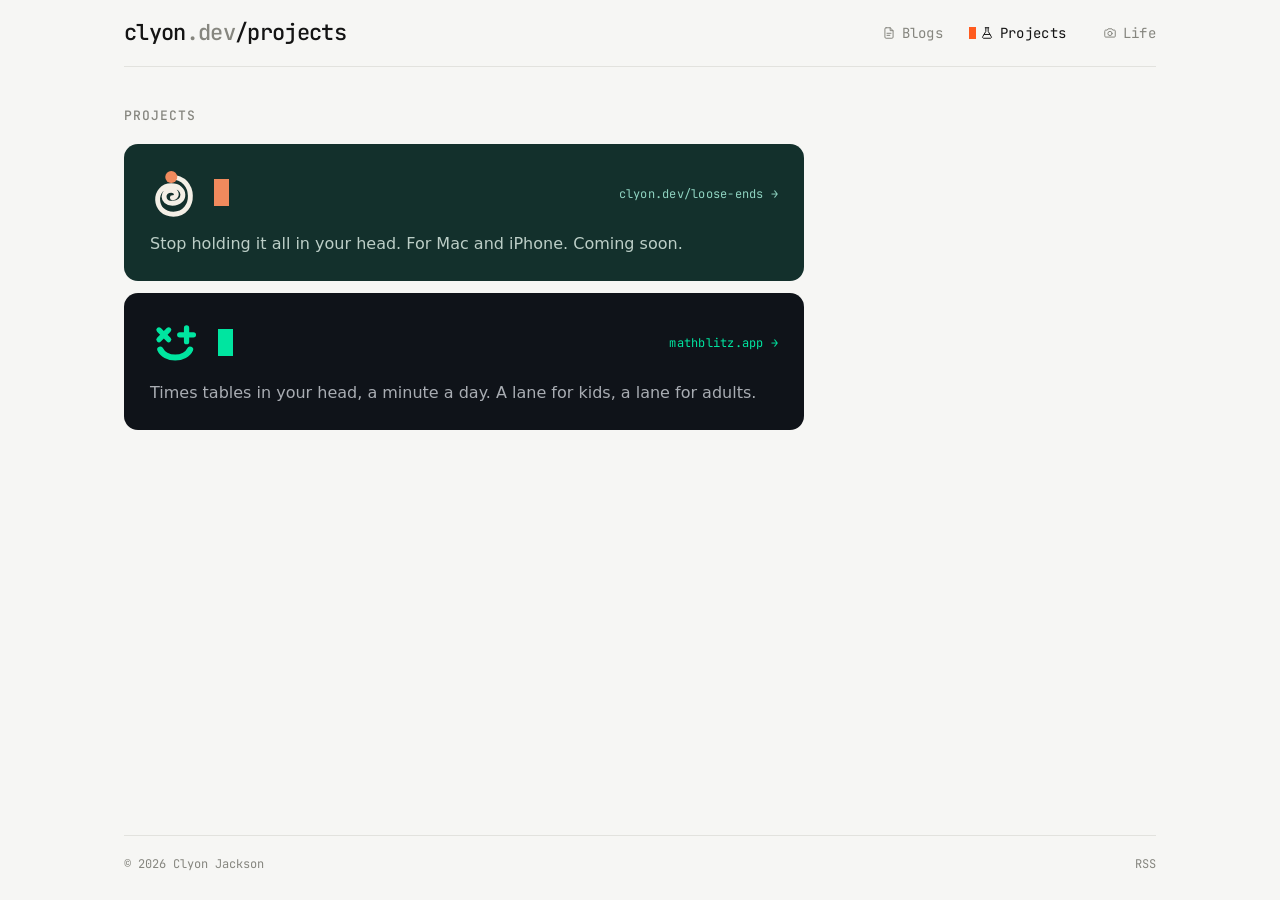
<file: projects/index.html>
<!doctype html>
<html lang="en" data-page="section" data-sec="projects">
<head>
<meta charset="utf-8">
<meta name="viewport" content="width=device-width, initial-scale=1, viewport-fit=cover">
<title>Projects · clyon.dev</title>
<meta name="description" content="Loose Ends and Math Blitz.">
<link rel="canonical" href="https://clyon.dev/projects/">
<meta property="og:type" content="website">
<meta property="og:title" content="Projects · clyon.dev">
<meta property="og:description" content="Loose Ends and Math Blitz.">
<meta property="og:url" content="https://clyon.dev/projects/">
<meta name="twitter:card" content="summary">
<meta name="theme-color" content="#F6F6F4" media="(prefers-color-scheme: light)">
<meta name="theme-color" content="#0E0E0E" media="(prefers-color-scheme: dark)">
<link rel="icon" href="/favicon.svg" type="image/svg+xml">
<link rel="alternate" type="application/rss+xml" title="clyon.dev" href="/feed.xml">
<link rel="preconnect" href="https://fonts.googleapis.com">
<link rel="preconnect" href="https://fonts.gstatic.com" crossorigin>
<link rel="stylesheet" href="https://fonts.googleapis.com/css2?family=JetBrains+Mono:wght@400;500&family=Poppins:wght@800&display=swap">
<link rel="stylesheet" href="/assets/site.css">
<script>(function(d){d.classList.add("js");if(d.dataset.page==="home"&&!/^#(blogs|life|projects)$/.test(location.hash))d.classList.add("intro")})(document.documentElement)</script>
</head>
<body>
<div class="site docked" id="site">
  <div class="hero">
    <header class="head">
      <a class="stage" id="stage" href="/" aria-label="clyon.dev, home">
        <span class="ghost" aria-hidden="true">clyon.dev</span>
        <span class="typed" aria-hidden="true"><span id="out">clyon<span class="dev">.dev</span></span><span id="path">/projects</span></span>
      </a>
      <nav aria-label="Sections"><ul class="menu shown" id="menu">
        <li style="--i:0"><a href="/blogs/" data-sec="blogs"><svg class="ic" viewBox="0 0 24 24" aria-hidden="true" fill="none" stroke="currentColor" stroke-width="1.7" stroke-linecap="round" stroke-linejoin="round"><path d="M7 3h7l5 5v11a2 2 0 0 1-2 2H7a2 2 0 0 1-2-2V5a2 2 0 0 1 2-2z"/><path d="M14 3v5h5"/><path d="M8.5 12.5h7M8.5 16h5"/></svg><span>Blogs</span></a></li>
        <li style="--i:1"><a href="/projects/" data-sec="projects" class="on" aria-current="page"><svg class="ic" viewBox="0 0 24 24" aria-hidden="true" fill="none" stroke="currentColor" stroke-width="1.7" stroke-linecap="round" stroke-linejoin="round"><path d="M9 3h6M10 3v6.2L4.6 18.4A1.7 1.7 0 0 0 6.1 21h11.8a1.7 1.7 0 0 0 1.5-2.6L14 9.2V3"/><path d="M7.2 14.5h9.6"/></svg><span>Projects</span></a></li>
        <li style="--i:2"><a href="/life/" data-sec="life"><svg class="ic" viewBox="0 0 24 24" aria-hidden="true" fill="none" stroke="currentColor" stroke-width="1.7" stroke-linecap="round" stroke-linejoin="round"><path d="M3 8.5A1.5 1.5 0 0 1 4.5 7h2.8l1.5-2.2h6.4L16.7 7h2.8A1.5 1.5 0 0 1 21 8.5v9a1.5 1.5 0 0 1-1.5 1.5h-15A1.5 1.5 0 0 1 3 17.5z"/><circle cx="12" cy="12.8" r="3.6"/></svg><span>Life</span></a></li>
      </ul></nav>
    </header>
    <a class="latest" id="latest" href="/life/#clyon-dev-is-a-blog-now" data-sec="life"><div class="label"><b>Latest</b><span>Life · Sep 27</span></div><p>clyon.dev is a blog now. I&#x27;ll write here about what I&#x27;m building, and about life in between. New posts most days.</p></a>
  </div>
  <main class="content" id="content"><h1>Projects</h1>
<a class="pcard le" href="/loose-ends/" style="--i:1"><div class="plogo"><svg viewBox="31.5 26.5 44 44" aria-hidden="true"><path class="t" pathLength="1" d="M52 52C57 52 57 45 51 45C42 45 42 57 52 57C65 57 65 41 51 41C34 41 34 67 53 67C74 67 74 33 51 33"/><circle class="d" cx="51" cy="33" r="5.5"/></svg><span class="pname" aria-label="Loose Ends" data-name="Loose Ends">Loose Ends</span></div><span class="go">clyon.dev/loose-ends →</span><p>Stop holding it all in your head. For Mac and iPhone. Coming soon.</p></a>
<a class="pcard mb" href="https://mathblitz.app/" target="_blank" rel="noopener" style="--i:2"><div class="plogo"><svg class="face" viewBox="0 0 107 98" aria-hidden="true"><g fill="none" stroke="#00E5A0" stroke-linecap="round"><line x1="18.35" y1="22.44" x2="38.07" y2="42.16" stroke-width="10.79"/><line x1="38.07" y1="22.44" x2="18.35" y2="42.16" stroke-width="10.79"/><path d="M 81.88 62.36 A 32.02 23.71 0 0 1 20.99 62.36" stroke-width="12.44"/></g><g fill="none" stroke="#00E5A0" stroke-linecap="round" stroke-width="10.79"><g class="wink"><line x1="60.71" y1="32.30" x2="88.60" y2="32.30"/><line x1="74.66" y1="18.35" x2="74.66" y2="46.24"/></g></g></svg><span class="pname" aria-label="Math Blitz" data-name="Math Blitz">Math Blitz</span></div><span class="go">mathblitz.app →</span><p>Times tables in your head, a minute a day. A lane for kids, a lane for adults.</p></a></main>
  <footer class="foot"><span>© 2026 Clyon Jackson</span><a href="/feed.xml">RSS</a></footer>
</div>
<div id="caret" aria-hidden="true"></div>
<template id="t-blogs"><h1>Blogs</h1><p class="empty" style="--i:1">First post soon.</p></template>
<template id="t-life"><h1>Life</h1><article class="row" id="clyon-dev-is-a-blog-now" style="--i:1"><time datetime="2026-09-27">Sep 27</time><div><div class="prose small"><p>clyon.dev is a blog now. I'll write here about what I'm building, and about life in between. New posts most days.</p></div><small>Update</small></div></article></template>
<template id="t-projects"><h1>Projects</h1>
<a class="pcard le" href="/loose-ends/" style="--i:1"><div class="plogo"><svg viewBox="31.5 26.5 44 44" aria-hidden="true"><path class="t" pathLength="1" d="M52 52C57 52 57 45 51 45C42 45 42 57 52 57C65 57 65 41 51 41C34 41 34 67 53 67C74 67 74 33 51 33"/><circle class="d" cx="51" cy="33" r="5.5"/></svg><span class="pname" aria-label="Loose Ends" data-name="Loose Ends">Loose Ends</span></div><span class="go">clyon.dev/loose-ends →</span><p>Stop holding it all in your head. For Mac and iPhone. Coming soon.</p></a>
<a class="pcard mb" href="https://mathblitz.app/" target="_blank" rel="noopener" style="--i:2"><div class="plogo"><svg class="face" viewBox="0 0 107 98" aria-hidden="true"><g fill="none" stroke="#00E5A0" stroke-linecap="round"><line x1="18.35" y1="22.44" x2="38.07" y2="42.16" stroke-width="10.79"/><line x1="38.07" y1="22.44" x2="18.35" y2="42.16" stroke-width="10.79"/><path d="M 81.88 62.36 A 32.02 23.71 0 0 1 20.99 62.36" stroke-width="12.44"/></g><g fill="none" stroke="#00E5A0" stroke-linecap="round" stroke-width="10.79"><g class="wink"><line x1="60.71" y1="32.30" x2="88.60" y2="32.30"/><line x1="74.66" y1="18.35" x2="74.66" y2="46.24"/></g></g></svg><span class="pname" aria-label="Math Blitz" data-name="Math Blitz">Math Blitz</span></div><span class="go">mathblitz.app →</span><p>Times tables in your head, a minute a day. A lane for kids, a lane for adults.</p></a></template>
<script src="/assets/site.js" defer></script>
</body>
</html>
</file>
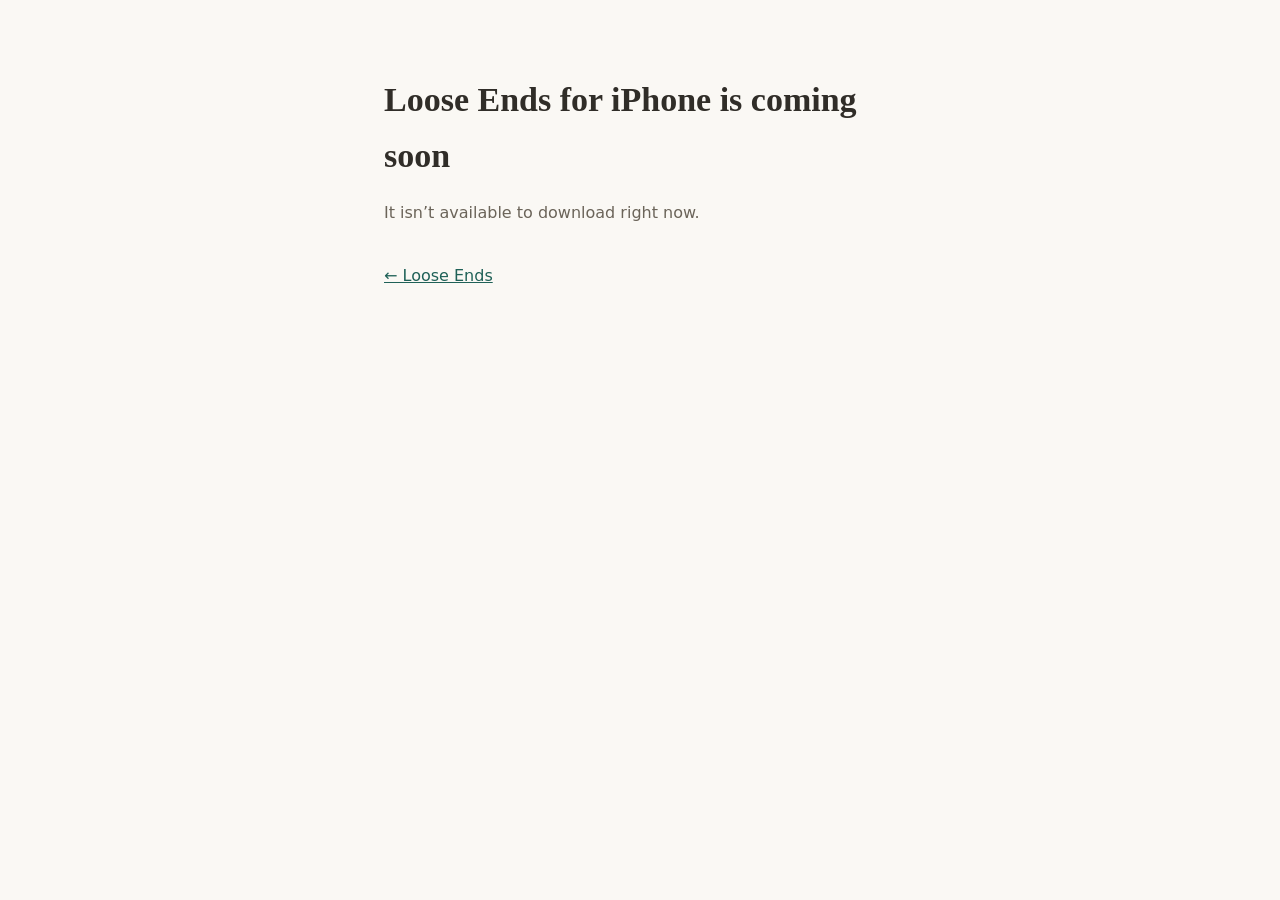
<file: loose-ends/app/index.html>
<!doctype html>
<html lang="en">
<head>
<meta charset="utf-8">
<meta name="viewport" content="width=device-width, initial-scale=1">
<title>Coming soon — Loose Ends</title>
<style>
  :root { --paper:#faf8f4; --chip:#efeadf; --ink:#302d28; --soft:#6b6459;
          --ghost:#b5aea1; --brand:#1f6157;
          --serif:ui-serif,"New York",Charter,Georgia,serif;
          --sans:-apple-system,BlinkMacSystemFont,"SF Pro Text",system-ui,sans-serif; }
  @media (prefers-color-scheme: dark) {
    :root { --paper:#161513; --chip:#26231e; --ink:#ece7dd; --soft:#a69c8c;
            --ghost:#736b60; --brand:#6fb3a5; } }
  *{box-sizing:border-box}
  body{margin:0;background:var(--paper);color:var(--ink);font-family:var(--sans);
       font-size:16px;line-height:1.65}
  .wrap{max-width:560px;margin:0 auto;padding:72px 24px 80px}
  h1{font-family:var(--serif);font-size:34px;font-weight:600;margin:0 0 14px}
  p{color:var(--soft)}
  a{color:var(--brand)}
  .cta{display:inline-block;background:var(--brand);color:#fff;text-decoration:none;
       font-weight:600;font-size:16px;padding:13px 26px;border-radius:100px;margin:10px 0 8px}
  .note{font-size:13px;color:var(--ghost)}
</style>
</head>
<body>
<div class="wrap">
  <h1>Loose Ends for iPhone is coming soon</h1>
  <p>It isn’t available to download right now.</p>
  <p style="margin-top:36px"><a href="../index.html">← Loose Ends</a></p>
</div>
</body>
</html>
</file>
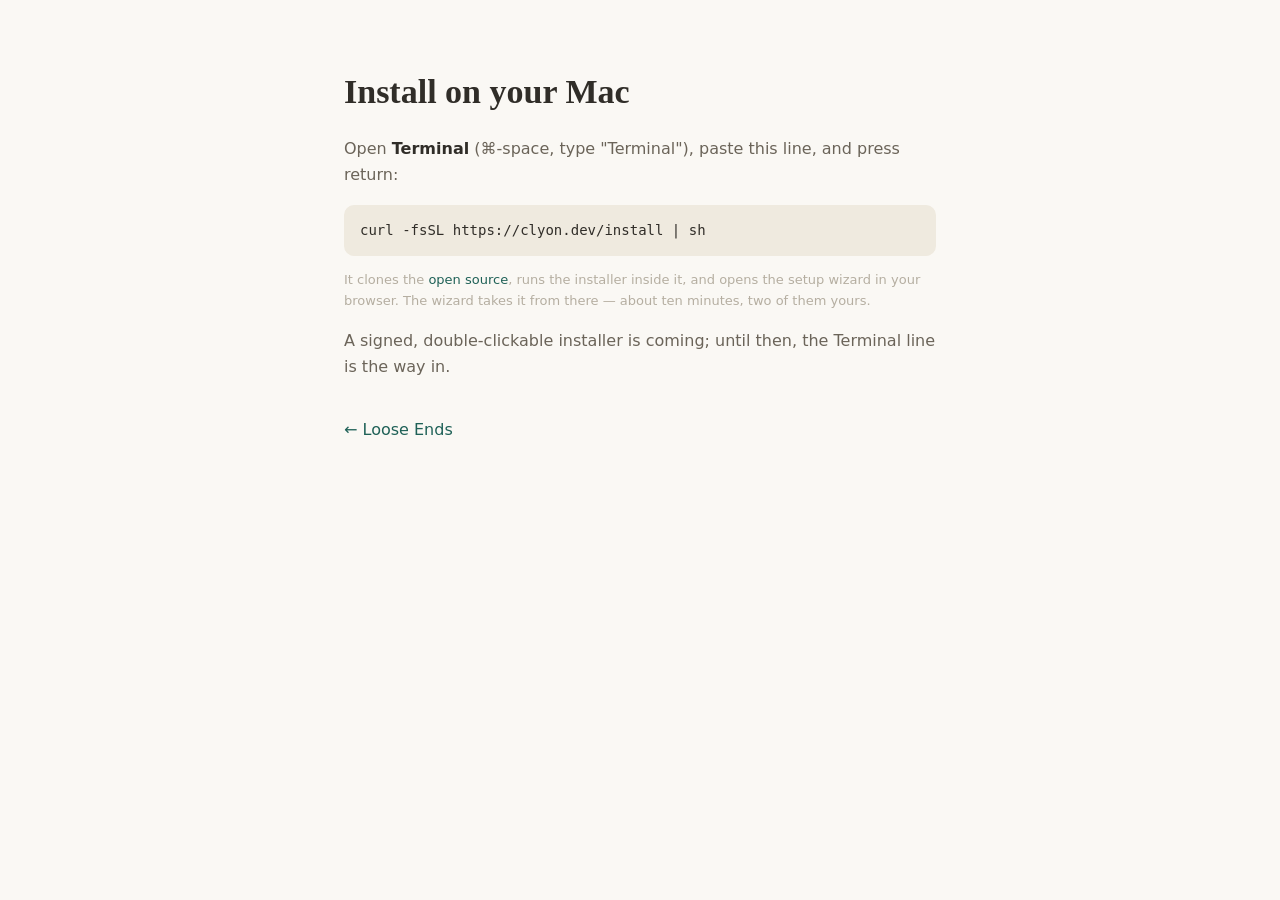
<file: mac.html>
<!doctype html>
<html lang="en">
<head>
<meta charset="utf-8">
<meta name="viewport" content="width=device-width, initial-scale=1">
<title>Install on your Mac — Loose Ends</title>
<style>
  :root {
    --paper: #faf8f4; --chip: #efeadf; --ink: #302d28; --soft: #6b6459;
    --ghost: #b5aea1; --brand: #1f6157;
    --serif: ui-serif, "New York", Charter, Georgia, serif;
    --sans: -apple-system, BlinkMacSystemFont, "SF Pro Text", system-ui, sans-serif;
    --mono: ui-monospace, SFMono-Regular, "SF Mono", Menlo, monospace;
  }
  @media (prefers-color-scheme: dark) {
    :root { --paper: #161513; --chip: #26231e; --ink: #ece7dd; --soft: #a69c8c;
            --ghost: #736b60; --brand: #6fb3a5; }
  }
  * { box-sizing: border-box; }
  body { margin: 0; background: var(--paper); color: var(--ink);
         font-family: var(--sans); font-size: 16px; line-height: 1.65; }
  .wrap { max-width: 640px; margin: 0 auto; padding: 64px 24px 80px; }
  h1 { font-family: var(--serif); font-size: 34px; font-weight: 600; margin: 0 0 16px; }
  p { color: var(--soft); }
  strong { color: var(--ink); }
  a { color: var(--brand); text-decoration: none; }
  a:hover { text-decoration: underline; }
  .cmd { font-family: var(--mono); font-size: 14px; color: var(--ink);
         background: var(--chip); border-radius: 10px; padding: 14px 16px;
         overflow-x: auto; white-space: nowrap; margin: 16px 0 8px; }
  .note { font-size: 13px; color: var(--ghost); }
</style>
</head>
<body>
<div class="wrap">
  <h1>Install on your Mac</h1>
  <p>Open <strong>Terminal</strong> (⌘-space, type "Terminal"), paste this line, and press return:</p>
  <div class="cmd">curl -fsSL https://clyon.dev/install | sh</div>
  <p class="note">It clones the <a href="https://github.com/jayjay28/loose-ends">open source</a>, runs the installer inside it, and opens the setup wizard in your browser. The wizard takes it from there — about ten minutes, two of them yours.</p>
  <p>A signed, double-clickable installer is coming; until then, the Terminal line is the way in.</p>
  <p style="margin-top:36px"><a href="index.html">← Loose Ends</a></p>
</div>
</body>
</html>
</file>
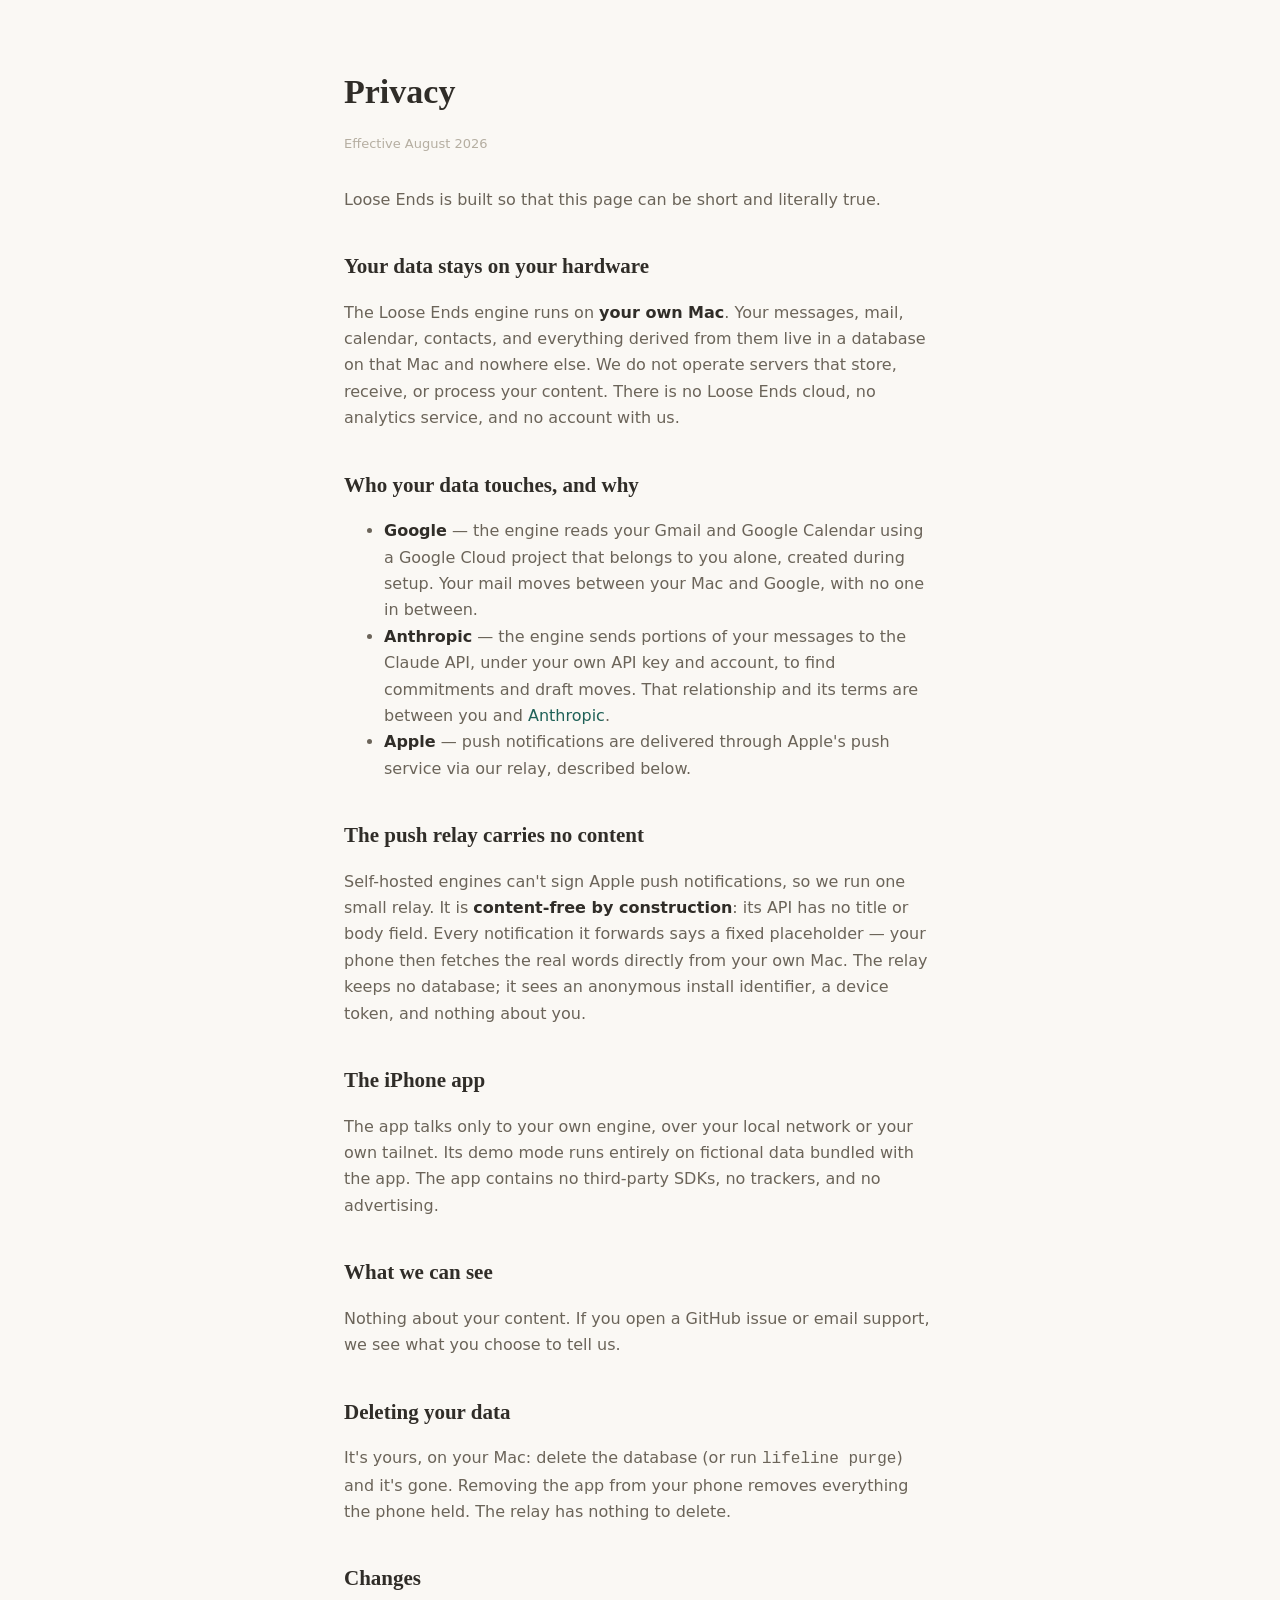
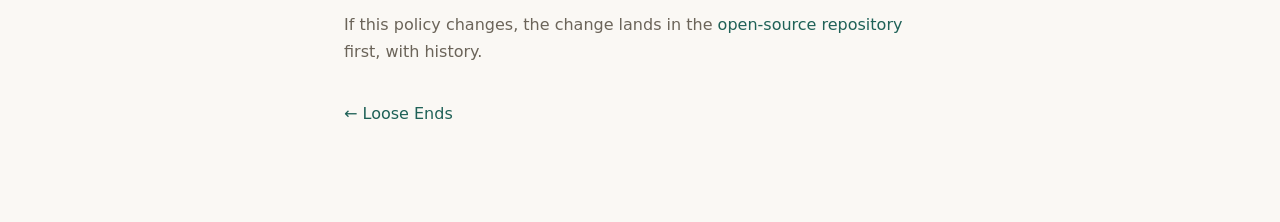
<file: privacy.html>
<!doctype html>
<html lang="en">
<head>
<meta charset="utf-8">
<meta name="viewport" content="width=device-width, initial-scale=1">
<title>Privacy — Loose Ends</title>
<style>
  :root {
    --paper: #faf8f4; --chip: #efeadf; --ink: #302d28; --soft: #6b6459;
    --ghost: #b5aea1; --brand: #1f6157; --rule: #e7e2d8;
    --serif: ui-serif, "New York", Charter, Georgia, serif;
    --sans: -apple-system, BlinkMacSystemFont, "SF Pro Text", system-ui, sans-serif;
  }
  @media (prefers-color-scheme: dark) {
    :root { --paper: #161513; --chip: #26231e; --ink: #ece7dd; --soft: #a69c8c;
            --ghost: #736b60; --brand: #6fb3a5; --rule: #302d28; }
  }
  * { box-sizing: border-box; }
  body { margin: 0; background: var(--paper); color: var(--ink);
         font-family: var(--sans); font-size: 16px; line-height: 1.65; }
  .wrap { max-width: 640px; margin: 0 auto; padding: 64px 24px 80px; }
  h1 { font-family: var(--serif); font-size: 34px; font-weight: 600; margin: 0 0 6px; }
  .updated { font-size: 13px; color: var(--ghost); margin-bottom: 32px; }
  h2 { font-family: var(--serif); font-size: 21px; font-weight: 600; margin: 36px 0 8px; }
  p, li { color: var(--soft); }
  strong { color: var(--ink); }
  a { color: var(--brand); text-decoration: none; }
  a:hover { text-decoration: underline; }
</style>
</head>
<body>
<div class="wrap">
  <h1>Privacy</h1>
  <p class="updated">Effective August 2026</p>

  <p>Loose Ends is built so that this page can be short and literally true.</p>

  <h2>Your data stays on your hardware</h2>
  <p>The Loose Ends engine runs on <strong>your own Mac</strong>. Your messages, mail, calendar, contacts, and everything derived from them live in a database on that Mac and nowhere else. We do not operate servers that store, receive, or process your content. There is no Loose Ends cloud, no analytics service, and no account with us.</p>

  <h2>Who your data touches, and why</h2>
  <ul>
    <li><strong>Google</strong> — the engine reads your Gmail and Google Calendar using a Google Cloud project that belongs to you alone, created during setup. Your mail moves between your Mac and Google, with no one in between.</li>
    <li><strong>Anthropic</strong> — the engine sends portions of your messages to the Claude API, under your own API key and account, to find commitments and draft moves. That relationship and its terms are between you and <a href="https://www.anthropic.com/legal/privacy">Anthropic</a>.</li>
    <li><strong>Apple</strong> — push notifications are delivered through Apple's push service via our relay, described below.</li>
  </ul>

  <h2>The push relay carries no content</h2>
  <p>Self-hosted engines can't sign Apple push notifications, so we run one small relay. It is <strong>content-free by construction</strong>: its API has no title or body field. Every notification it forwards says a fixed placeholder — your phone then fetches the real words directly from your own Mac. The relay keeps no database; it sees an anonymous install identifier, a device token, and nothing about you.</p>

  <h2>The iPhone app</h2>
  <p>The app talks only to your own engine, over your local network or your own tailnet. Its demo mode runs entirely on fictional data bundled with the app. The app contains no third-party SDKs, no trackers, and no advertising.</p>

  <h2>What we can see</h2>
  <p>Nothing about your content. If you open a GitHub issue or email support, we see what you choose to tell us.</p>

  <h2>Deleting your data</h2>
  <p>It's yours, on your Mac: delete the database (or run <code>lifeline purge</code>) and it's gone. Removing the app from your phone removes everything the phone held. The relay has nothing to delete.</p>

  <h2>Changes</h2>
  <p>If this policy changes, the change lands in the <a href="https://github.com/jayjay28/loose-ends">open-source repository</a> first, with history.</p>

  <p style="margin-top:36px"><a href="index.html">← Loose Ends</a></p>
</div>
</body>
</html>
</file>
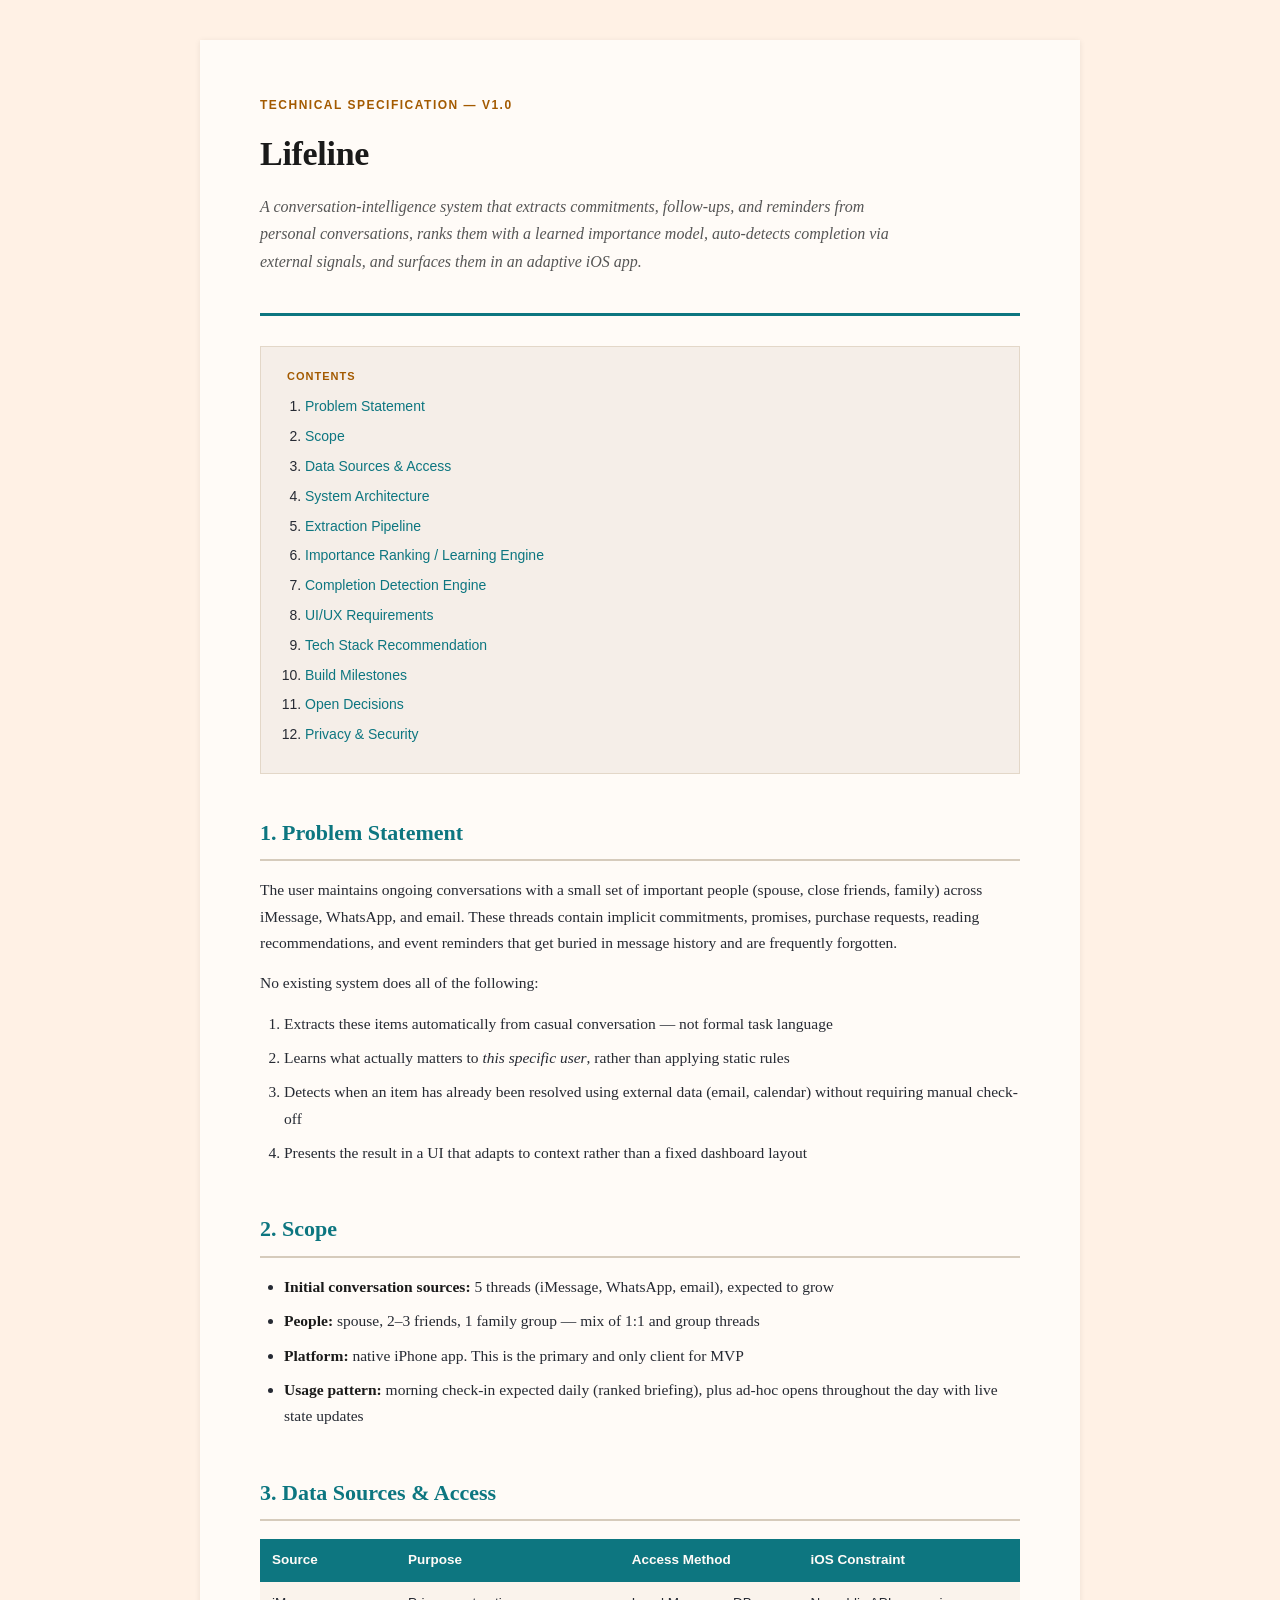
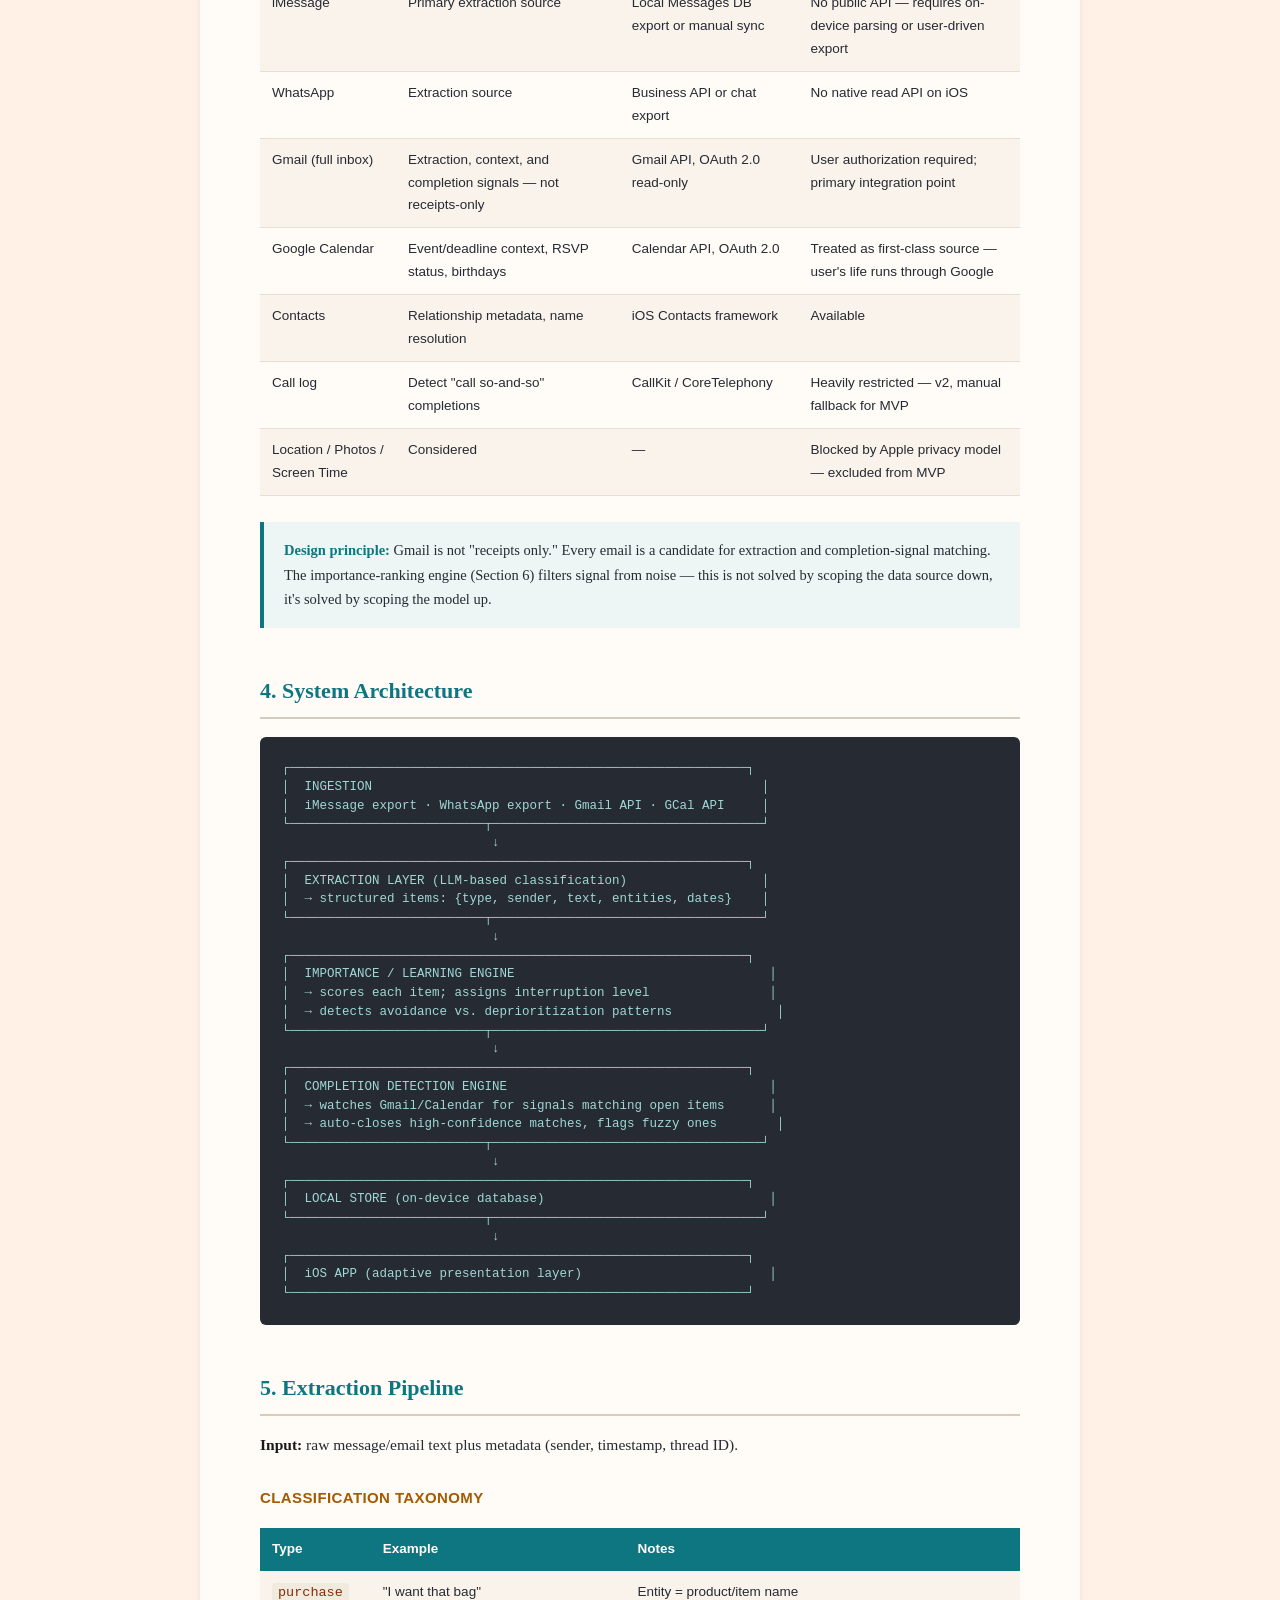
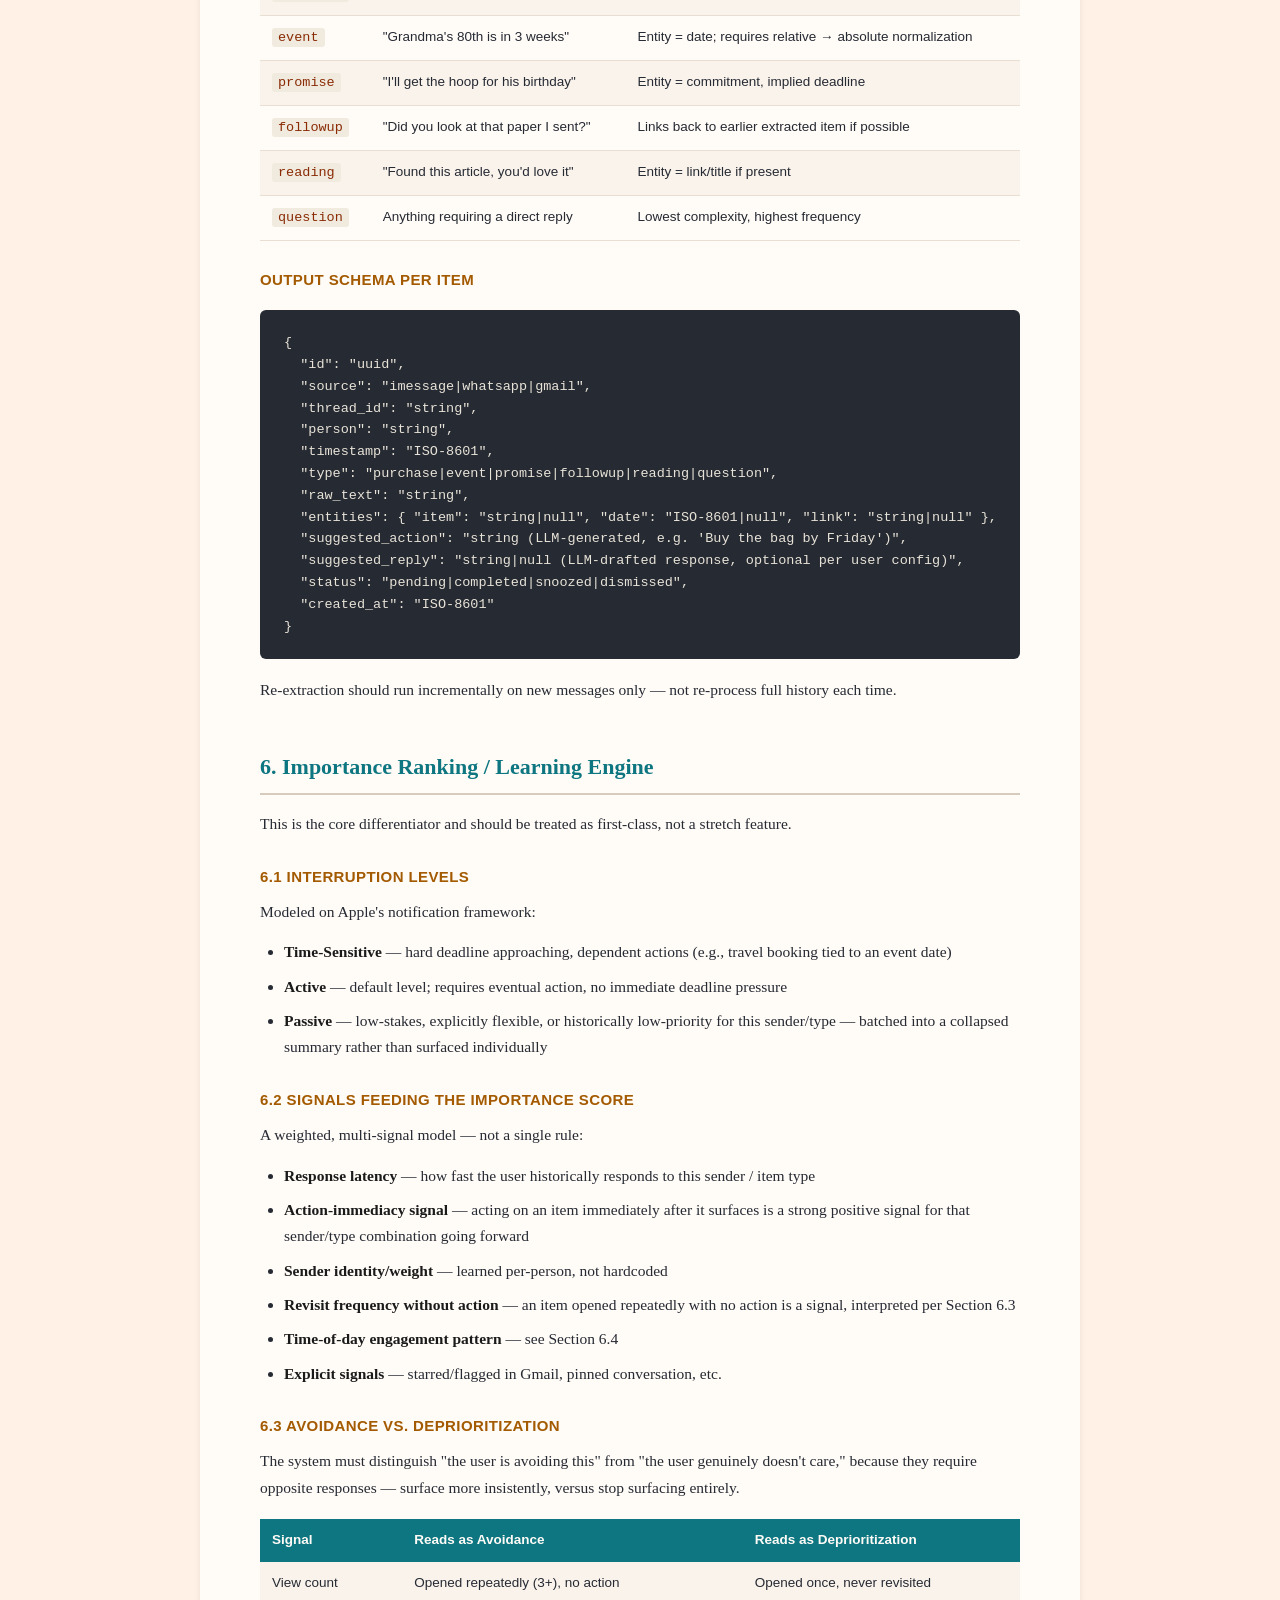
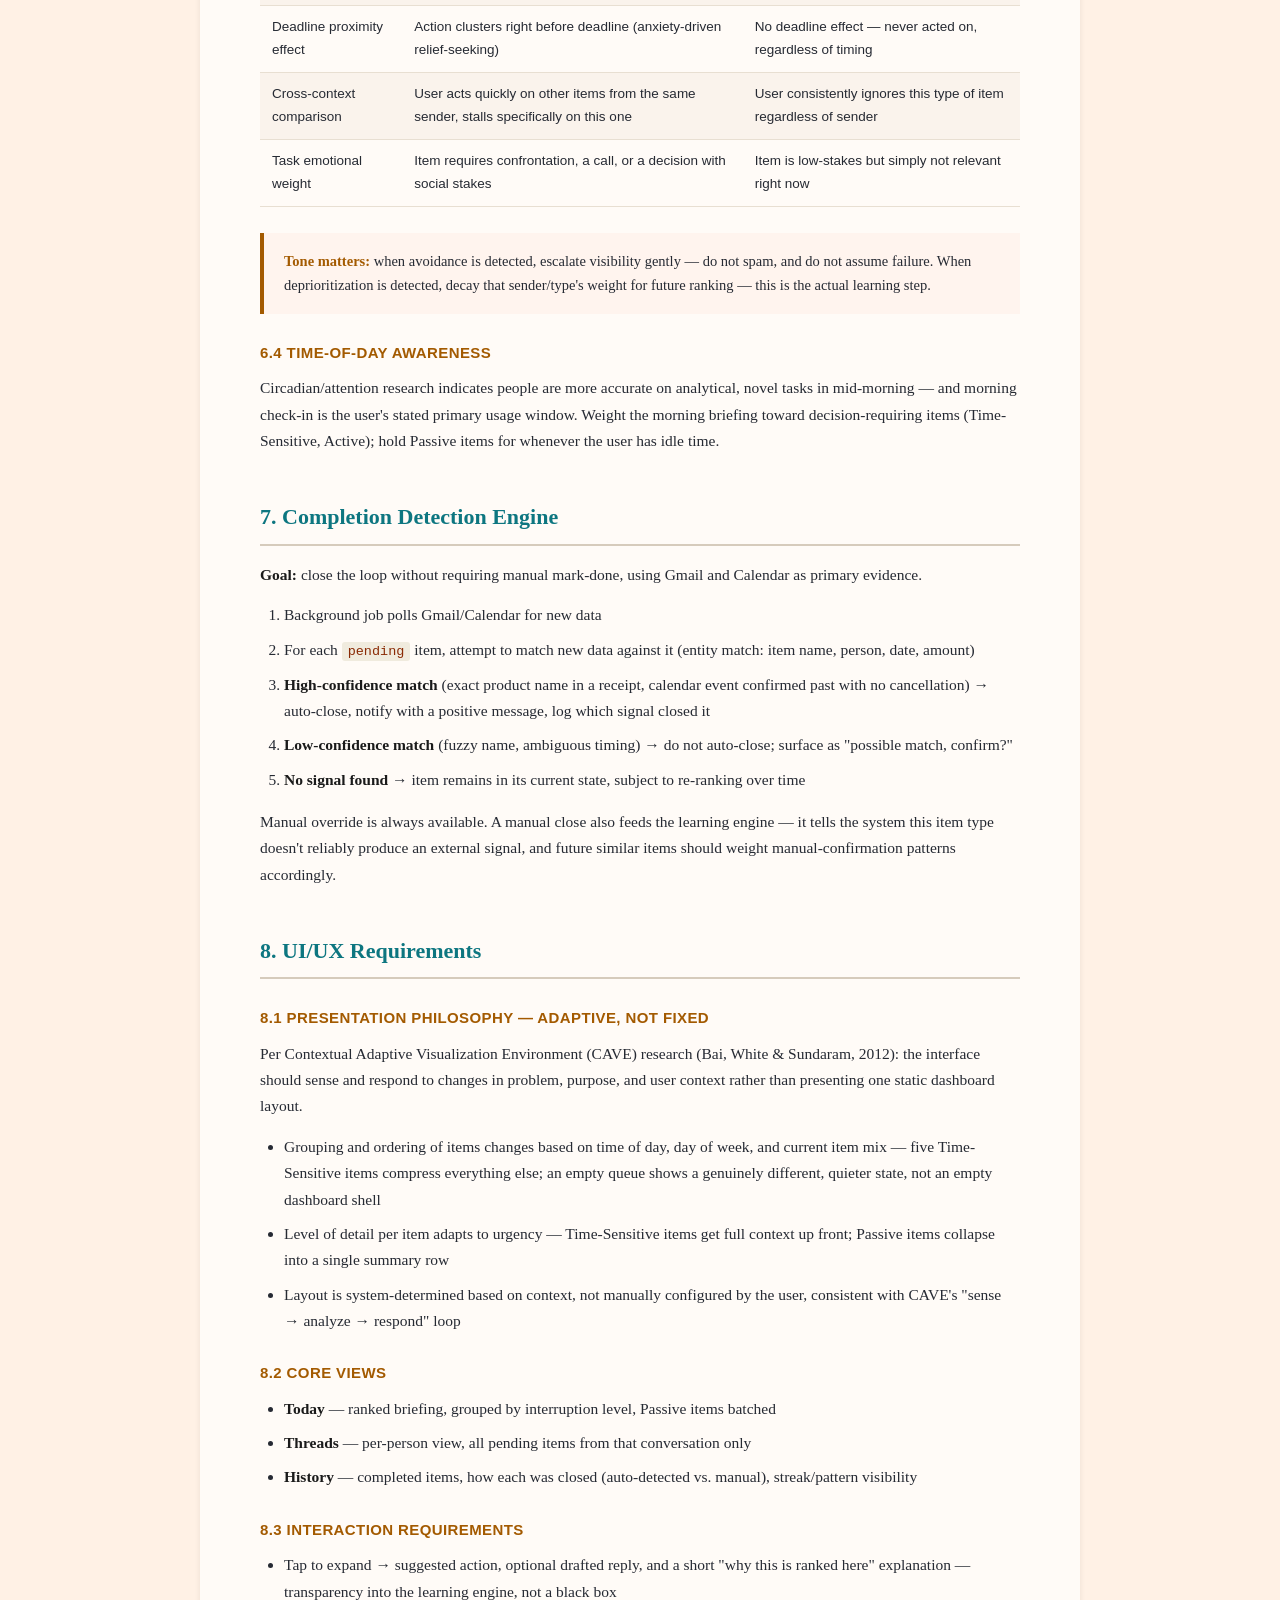
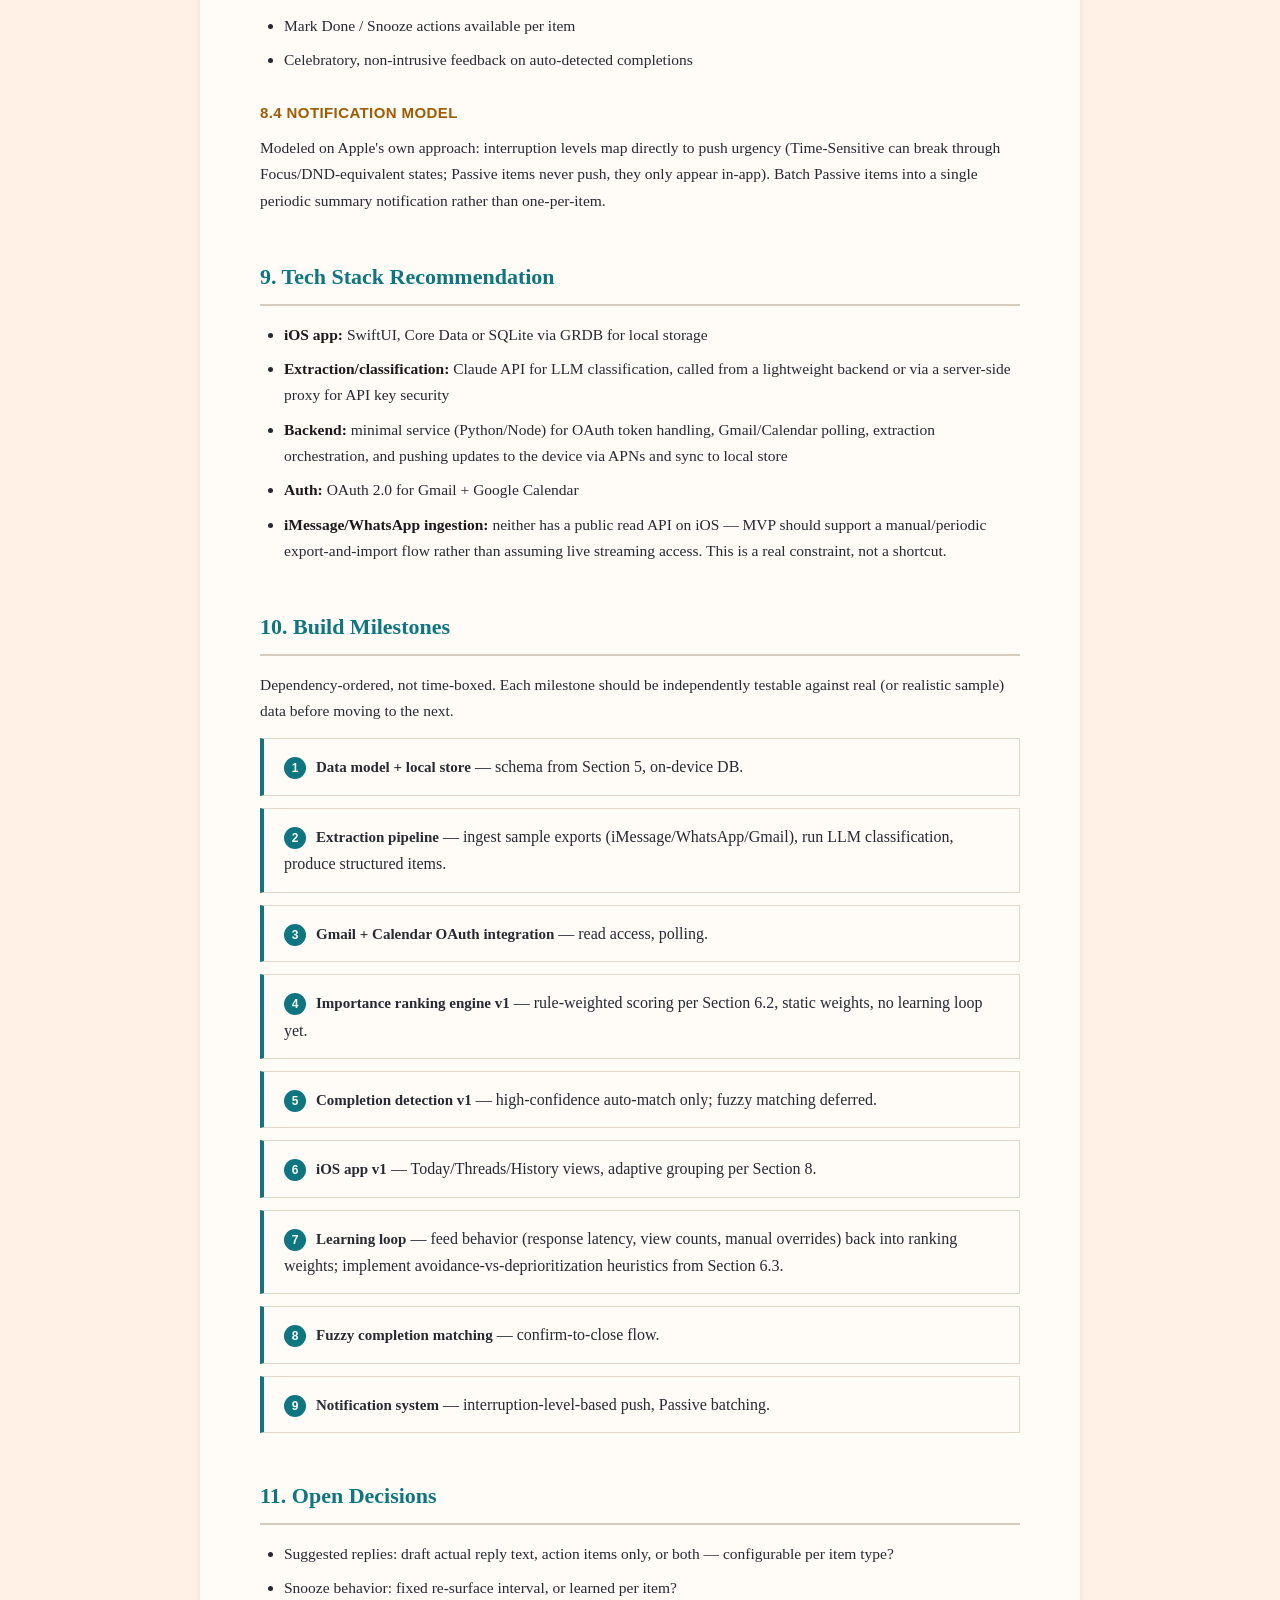
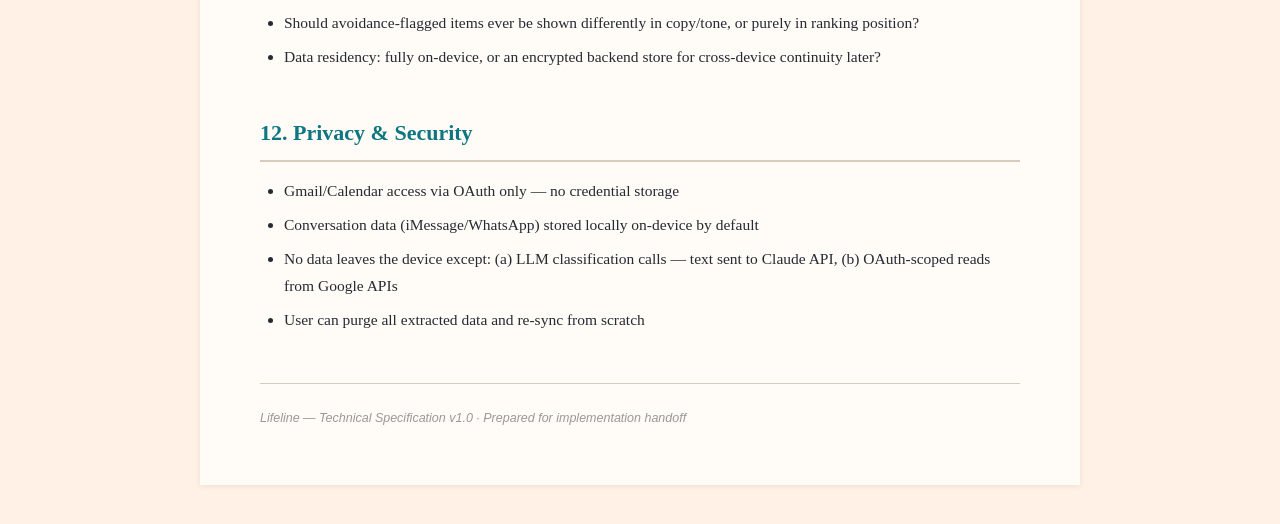
<file: SPEC.html>
<!DOCTYPE html>
<html lang="en">
<head>
<meta charset="UTF-8">
<meta name="viewport" content="width=device-width, initial-scale=1.0">
<title>Lifeline — Technical Specification</title>
<style>
    * { margin:0; padding:0; box-sizing:border-box; }

    body {
        font-family: Georgia, 'Times New Roman', serif;
        background-color: #FFF1E5;
        color: #262a33;
        line-height: 1.7;
        padding: 40px 20px;
    }

    .container {
        max-width: 880px;
        margin: 0 auto;
        background-color: #FFFBF7;
        padding: 55px 60px;
        box-shadow: 0 1px 6px rgba(0,0,0,0.08);
    }

    header {
        border-bottom: 3px solid #0d7680;
        padding-bottom: 24px;
        margin-bottom: 20px;
    }

    .kicker {
        font-family: -apple-system, 'Helvetica Neue', Arial, sans-serif;
        font-size: 12px;
        text-transform: uppercase;
        letter-spacing: 1.5px;
        color: #a35a00;
        font-weight: 700;
        margin-bottom: 10px;
    }

    h1 {
        font-size: 34px;
        font-weight: 700;
        letter-spacing: -0.3px;
        color: #1a1a1a;
    }

    .dek {
        font-size: 16px;
        color: #555;
        margin-top: 10px;
        font-style: italic;
        max-width: 640px;
    }

    nav.toc {
        background: #F5EEE8;
        border: 1px solid #e3d7c8;
        padding: 20px 26px;
        margin: 30px 0 40px 0;
        font-family: -apple-system, 'Helvetica Neue', Arial, sans-serif;
    }
    nav.toc .toc-title {
        font-size: 11px;
        text-transform: uppercase;
        letter-spacing: 1px;
        font-weight: 700;
        color: #a35a00;
        margin-bottom: 10px;
    }
    nav.toc ol { margin-left: 18px; }
    nav.toc li { font-size: 14px; margin-bottom: 6px; }
    nav.toc a { color: #0d7680; text-decoration: none; }
    nav.toc a:hover { text-decoration: underline; }

    section { margin-bottom: 44px; }

    h2 {
        font-size: 22px;
        color: #0d7680;
        margin-top: 10px;
        margin-bottom: 16px;
        padding-bottom: 8px;
        border-bottom: 2px solid #d6cbbc;
        font-weight: 700;
    }

    h3 {
        font-family: -apple-system, 'Helvetica Neue', Arial, sans-serif;
        font-size: 15px;
        text-transform: uppercase;
        letter-spacing: 0.4px;
        color: #a35a00;
        margin-top: 26px;
        margin-bottom: 10px;
        font-weight: 700;
    }

    p { margin-bottom: 14px; font-size: 15.5px; }

    ul, ol.body-list { margin-left: 24px; margin-bottom: 16px; }
    li { margin-bottom: 8px; font-size: 15.5px; }

    strong { color: #1a1a1a; }

    code {
        font-family: 'SF Mono', Menlo, Consolas, monospace;
        background: #F0EBDE;
        padding: 2px 6px;
        border-radius: 3px;
        font-size: 13.5px;
        color: #8a2b06;
    }

    pre {
        background: #262a33;
        color: #e8e3d8;
        font-family: 'SF Mono', Menlo, Consolas, monospace;
        font-size: 13px;
        line-height: 1.6;
        padding: 22px 24px;
        border-radius: 6px;
        overflow-x: auto;
        margin: 18px 0;
    }
    pre code { background: none; color: inherit; padding: 0; }

    table {
        width: 100%;
        border-collapse: collapse;
        margin: 18px 0 26px 0;
        font-family: -apple-system, 'Helvetica Neue', Arial, sans-serif;
        font-size: 13.5px;
    }
    th {
        background-color: #0d7680;
        color: #FFFBF7;
        padding: 10px 12px;
        text-align: left;
        font-weight: 700;
    }
    td {
        padding: 10px 12px;
        border-bottom: 1px solid #e8dfd2;
        vertical-align: top;
    }
    tr:nth-child(even) td { background: #FAF3EC; }

    .callout {
        background: #EEF6F5;
        border-left: 4px solid #0d7680;
        padding: 16px 20px;
        margin: 18px 0;
        font-size: 14.5px;
    }
    .callout strong { color: #0d7680; }

    .warn {
        background: #FFF4EE;
        border-left: 4px solid #a35a00;
        padding: 16px 20px;
        margin: 18px 0;
        font-size: 14.5px;
    }
    .warn strong { color: #a35a00; }

    .diagram {
        font-family: 'SF Mono', Menlo, Consolas, monospace;
        font-size: 12.5px;
        line-height: 1.5;
        background: #262a33;
        color: #9fd8d4;
        padding: 22px;
        border-radius: 6px;
        white-space: pre;
        overflow-x: auto;
        margin: 18px 0;
    }

    .milestone {
        border: 1px solid #e3d7c8;
        border-left: 4px solid #0d7680;
        padding: 14px 20px;
        margin-bottom: 12px;
        background: #FFFBF7;
    }
    .milestone .num {
        display: inline-block;
        font-family: -apple-system, sans-serif;
        font-weight: 700;
        color: #FFFBF7;
        background: #0d7680;
        width: 22px; height: 22px;
        border-radius: 50%;
        text-align: center;
        line-height: 22px;
        font-size: 12px;
        margin-right: 10px;
    }
    .milestone .title { font-weight: 700; font-size: 15px; }

    .footer {
        border-top: 1px solid #d6cbbc;
        padding-top: 24px;
        margin-top: 50px;
        font-size: 12.5px;
        color: #999;
        font-style: italic;
        font-family: -apple-system, sans-serif;
    }

    @media print {
        body { background: #fff; }
        .container { box-shadow: none; }
    }
</style>
</head>
<body>
<div class="container">

    <header>
        <div class="kicker">Technical Specification — v1.0</div>
        <h1>Lifeline</h1>
        <p class="dek">A conversation-intelligence system that extracts commitments, follow-ups, and reminders from personal conversations, ranks them with a learned importance model, auto-detects completion via external signals, and surfaces them in an adaptive iOS app.</p>
    </header>

    <nav class="toc">
        <div class="toc-title">Contents</div>
        <ol>
            <li><a href="#s1">Problem Statement</a></li>
            <li><a href="#s2">Scope</a></li>
            <li><a href="#s3">Data Sources & Access</a></li>
            <li><a href="#s4">System Architecture</a></li>
            <li><a href="#s5">Extraction Pipeline</a></li>
            <li><a href="#s6">Importance Ranking / Learning Engine</a></li>
            <li><a href="#s7">Completion Detection Engine</a></li>
            <li><a href="#s8">UI/UX Requirements</a></li>
            <li><a href="#s9">Tech Stack Recommendation</a></li>
            <li><a href="#s10">Build Milestones</a></li>
            <li><a href="#s11">Open Decisions</a></li>
            <li><a href="#s12">Privacy & Security</a></li>
        </ol>
    </nav>

    <section id="s1">
        <h2>1. Problem Statement</h2>
        <p>The user maintains ongoing conversations with a small set of important people (spouse, close friends, family) across iMessage, WhatsApp, and email. These threads contain implicit commitments, promises, purchase requests, reading recommendations, and event reminders that get buried in message history and are frequently forgotten.</p>
        <p>No existing system does all of the following:</p>
        <ol class="body-list">
            <li>Extracts these items automatically from casual conversation — not formal task language</li>
            <li>Learns what actually matters to <em>this specific user</em>, rather than applying static rules</li>
            <li>Detects when an item has already been resolved using external data (email, calendar) without requiring manual check-off</li>
            <li>Presents the result in a UI that adapts to context rather than a fixed dashboard layout</li>
        </ol>
    </section>

    <section id="s2">
        <h2>2. Scope</h2>
        <ul>
            <li><strong>Initial conversation sources:</strong> 5 threads (iMessage, WhatsApp, email), expected to grow</li>
            <li><strong>People:</strong> spouse, 2–3 friends, 1 family group — mix of 1:1 and group threads</li>
            <li><strong>Platform:</strong> native iPhone app. This is the primary and only client for MVP</li>
            <li><strong>Usage pattern:</strong> morning check-in expected daily (ranked briefing), plus ad-hoc opens throughout the day with live state updates</li>
        </ul>
    </section>

    <section id="s3">
        <h2>3. Data Sources & Access</h2>
        <table>
            <tr><th>Source</th><th>Purpose</th><th>Access Method</th><th>iOS Constraint</th></tr>
            <tr>
                <td>iMessage</td>
                <td>Primary extraction source</td>
                <td>Local Messages DB export or manual sync</td>
                <td>No public API — requires on-device parsing or user-driven export</td>
            </tr>
            <tr>
                <td>WhatsApp</td>
                <td>Extraction source</td>
                <td>Business API or chat export</td>
                <td>No native read API on iOS</td>
            </tr>
            <tr>
                <td>Gmail (full inbox)</td>
                <td>Extraction, context, and completion signals — not receipts-only</td>
                <td>Gmail API, OAuth 2.0 read-only</td>
                <td>User authorization required; primary integration point</td>
            </tr>
            <tr>
                <td>Google Calendar</td>
                <td>Event/deadline context, RSVP status, birthdays</td>
                <td>Calendar API, OAuth 2.0</td>
                <td>Treated as first-class source — user's life runs through Google</td>
            </tr>
            <tr>
                <td>Contacts</td>
                <td>Relationship metadata, name resolution</td>
                <td>iOS Contacts framework</td>
                <td>Available</td>
            </tr>
            <tr>
                <td>Call log</td>
                <td>Detect "call so-and-so" completions</td>
                <td>CallKit / CoreTelephony</td>
                <td>Heavily restricted — v2, manual fallback for MVP</td>
            </tr>
            <tr>
                <td>Location / Photos / Screen Time</td>
                <td>Considered</td>
                <td>—</td>
                <td>Blocked by Apple privacy model — excluded from MVP</td>
            </tr>
        </table>

        <div class="callout">
            <strong>Design principle:</strong> Gmail is not "receipts only." Every email is a candidate for extraction and completion-signal matching. The importance-ranking engine (Section 6) filters signal from noise — this is not solved by scoping the data source down, it's solved by scoping the model up.
        </div>
    </section>

    <section id="s4">
        <h2>4. System Architecture</h2>
        <div class="diagram">┌─────────────────────────────────────────────────────────────┐
│  INGESTION                                                    │
│  iMessage export · WhatsApp export · Gmail API · GCal API     │
└──────────────────────────┬────────────────────────────────────┘
                            ↓
┌─────────────────────────────────────────────────────────────┐
│  EXTRACTION LAYER (LLM-based classification)                  │
│  → structured items: {type, sender, text, entities, dates}    │
└──────────────────────────┬────────────────────────────────────┘
                            ↓
┌─────────────────────────────────────────────────────────────┐
│  IMPORTANCE / LEARNING ENGINE                                  │
│  → scores each item; assigns interruption level                │
│  → detects avoidance vs. deprioritization patterns              │
└──────────────────────────┬────────────────────────────────────┘
                            ↓
┌─────────────────────────────────────────────────────────────┐
│  COMPLETION DETECTION ENGINE                                   │
│  → watches Gmail/Calendar for signals matching open items      │
│  → auto-closes high-confidence matches, flags fuzzy ones        │
└──────────────────────────┬────────────────────────────────────┘
                            ↓
┌─────────────────────────────────────────────────────────────┐
│  LOCAL STORE (on-device database)                              │
└──────────────────────────┬────────────────────────────────────┘
                            ↓
┌─────────────────────────────────────────────────────────────┐
│  iOS APP (adaptive presentation layer)                         │
└─────────────────────────────────────────────────────────────┘</div>
    </section>

    <section id="s5">
        <h2>5. Extraction Pipeline</h2>
        <p><strong>Input:</strong> raw message/email text plus metadata (sender, timestamp, thread ID).</p>

        <h3>Classification Taxonomy</h3>
        <table>
            <tr><th>Type</th><th>Example</th><th>Notes</th></tr>
            <tr><td><code>purchase</code></td><td>"I want that bag"</td><td>Entity = product/item name</td></tr>
            <tr><td><code>event</code></td><td>"Grandma's 80th is in 3 weeks"</td><td>Entity = date; requires relative → absolute normalization</td></tr>
            <tr><td><code>promise</code></td><td>"I'll get the hoop for his birthday"</td><td>Entity = commitment, implied deadline</td></tr>
            <tr><td><code>followup</code></td><td>"Did you look at that paper I sent?"</td><td>Links back to earlier extracted item if possible</td></tr>
            <tr><td><code>reading</code></td><td>"Found this article, you'd love it"</td><td>Entity = link/title if present</td></tr>
            <tr><td><code>question</code></td><td>Anything requiring a direct reply</td><td>Lowest complexity, highest frequency</td></tr>
        </table>

        <h3>Output Schema Per Item</h3>
        <pre><code>{
  "id": "uuid",
  "source": "imessage|whatsapp|gmail",
  "thread_id": "string",
  "person": "string",
  "timestamp": "ISO-8601",
  "type": "purchase|event|promise|followup|reading|question",
  "raw_text": "string",
  "entities": { "item": "string|null", "date": "ISO-8601|null", "link": "string|null" },
  "suggested_action": "string (LLM-generated, e.g. 'Buy the bag by Friday')",
  "suggested_reply": "string|null (LLM-drafted response, optional per user config)",
  "status": "pending|completed|snoozed|dismissed",
  "created_at": "ISO-8601"
}</code></pre>
        <p>Re-extraction should run incrementally on new messages only — not re-process full history each time.</p>
    </section>

    <section id="s6">
        <h2>6. Importance Ranking / Learning Engine</h2>
        <p>This is the core differentiator and should be treated as first-class, not a stretch feature.</p>

        <h3>6.1 Interruption Levels</h3>
        <p>Modeled on Apple's notification framework:</p>
        <ul>
            <li><strong>Time-Sensitive</strong> — hard deadline approaching, dependent actions (e.g., travel booking tied to an event date)</li>
            <li><strong>Active</strong> — default level; requires eventual action, no immediate deadline pressure</li>
            <li><strong>Passive</strong> — low-stakes, explicitly flexible, or historically low-priority for this sender/type — batched into a collapsed summary rather than surfaced individually</li>
        </ul>

        <h3>6.2 Signals Feeding the Importance Score</h3>
        <p>A weighted, multi-signal model — not a single rule:</p>
        <ul>
            <li><strong>Response latency</strong> — how fast the user historically responds to this sender / item type</li>
            <li><strong>Action-immediacy signal</strong> — acting on an item immediately after it surfaces is a strong positive signal for that sender/type combination going forward</li>
            <li><strong>Sender identity/weight</strong> — learned per-person, not hardcoded</li>
            <li><strong>Revisit frequency without action</strong> — an item opened repeatedly with no action is a signal, interpreted per Section 6.3</li>
            <li><strong>Time-of-day engagement pattern</strong> — see Section 6.4</li>
            <li><strong>Explicit signals</strong> — starred/flagged in Gmail, pinned conversation, etc.</li>
        </ul>

        <h3>6.3 Avoidance vs. Deprioritization</h3>
        <p>The system must distinguish "the user is avoiding this" from "the user genuinely doesn't care," because they require opposite responses — surface more insistently, versus stop surfacing entirely.</p>
        <table>
            <tr><th>Signal</th><th>Reads as Avoidance</th><th>Reads as Deprioritization</th></tr>
            <tr><td>View count</td><td>Opened repeatedly (3+), no action</td><td>Opened once, never revisited</td></tr>
            <tr><td>Deadline proximity effect</td><td>Action clusters right before deadline (anxiety-driven relief-seeking)</td><td>No deadline effect — never acted on, regardless of timing</td></tr>
            <tr><td>Cross-context comparison</td><td>User acts quickly on other items from the same sender, stalls specifically on this one</td><td>User consistently ignores this type of item regardless of sender</td></tr>
            <tr><td>Task emotional weight</td><td>Item requires confrontation, a call, or a decision with social stakes</td><td>Item is low-stakes but simply not relevant right now</td></tr>
        </table>
        <div class="warn">
            <strong>Tone matters:</strong> when avoidance is detected, escalate visibility gently — do not spam, and do not assume failure. When deprioritization is detected, decay that sender/type's weight for future ranking — this is the actual learning step.
        </div>

        <h3>6.4 Time-of-Day Awareness</h3>
        <p>Circadian/attention research indicates people are more accurate on analytical, novel tasks in mid-morning — and morning check-in is the user's stated primary usage window. Weight the morning briefing toward decision-requiring items (Time-Sensitive, Active); hold Passive items for whenever the user has idle time.</p>
    </section>

    <section id="s7">
        <h2>7. Completion Detection Engine</h2>
        <p><strong>Goal:</strong> close the loop without requiring manual mark-done, using Gmail and Calendar as primary evidence.</p>
        <ol class="body-list">
            <li>Background job polls Gmail/Calendar for new data</li>
            <li>For each <code>pending</code> item, attempt to match new data against it (entity match: item name, person, date, amount)</li>
            <li><strong>High-confidence match</strong> (exact product name in a receipt, calendar event confirmed past with no cancellation) → auto-close, notify with a positive message, log which signal closed it</li>
            <li><strong>Low-confidence match</strong> (fuzzy name, ambiguous timing) → do not auto-close; surface as "possible match, confirm?"</li>
            <li><strong>No signal found</strong> → item remains in its current state, subject to re-ranking over time</li>
        </ol>
        <p>Manual override is always available. A manual close also feeds the learning engine — it tells the system this item type doesn't reliably produce an external signal, and future similar items should weight manual-confirmation patterns accordingly.</p>
    </section>

    <section id="s8">
        <h2>8. UI/UX Requirements</h2>

        <h3>8.1 Presentation Philosophy — Adaptive, Not Fixed</h3>
        <p>Per Contextual Adaptive Visualization Environment (CAVE) research (Bai, White & Sundaram, 2012): the interface should sense and respond to changes in problem, purpose, and user context rather than presenting one static dashboard layout.</p>
        <ul>
            <li>Grouping and ordering of items changes based on time of day, day of week, and current item mix — five Time-Sensitive items compress everything else; an empty queue shows a genuinely different, quieter state, not an empty dashboard shell</li>
            <li>Level of detail per item adapts to urgency — Time-Sensitive items get full context up front; Passive items collapse into a single summary row</li>
            <li>Layout is system-determined based on context, not manually configured by the user, consistent with CAVE's "sense → analyze → respond" loop</li>
        </ul>

        <h3>8.2 Core Views</h3>
        <ul>
            <li><strong>Today</strong> — ranked briefing, grouped by interruption level, Passive items batched</li>
            <li><strong>Threads</strong> — per-person view, all pending items from that conversation only</li>
            <li><strong>History</strong> — completed items, how each was closed (auto-detected vs. manual), streak/pattern visibility</li>
        </ul>

        <h3>8.3 Interaction Requirements</h3>
        <ul>
            <li>Tap to expand → suggested action, optional drafted reply, and a short "why this is ranked here" explanation — transparency into the learning engine, not a black box</li>
            <li>Mark Done / Snooze actions available per item</li>
            <li>Celebratory, non-intrusive feedback on auto-detected completions</li>
        </ul>

        <h3>8.4 Notification Model</h3>
        <p>Modeled on Apple's own approach: interruption levels map directly to push urgency (Time-Sensitive can break through Focus/DND-equivalent states; Passive items never push, they only appear in-app). Batch Passive items into a single periodic summary notification rather than one-per-item.</p>
    </section>

    <section id="s9">
        <h2>9. Tech Stack Recommendation</h2>
        <ul>
            <li><strong>iOS app:</strong> SwiftUI, Core Data or SQLite via GRDB for local storage</li>
            <li><strong>Extraction/classification:</strong> Claude API for LLM classification, called from a lightweight backend or via a server-side proxy for API key security</li>
            <li><strong>Backend:</strong> minimal service (Python/Node) for OAuth token handling, Gmail/Calendar polling, extraction orchestration, and pushing updates to the device via APNs and sync to local store</li>
            <li><strong>Auth:</strong> OAuth 2.0 for Gmail + Google Calendar</li>
            <li><strong>iMessage/WhatsApp ingestion:</strong> neither has a public read API on iOS — MVP should support a manual/periodic export-and-import flow rather than assuming live streaming access. This is a real constraint, not a shortcut.</li>
        </ul>
    </section>

    <section id="s10">
        <h2>10. Build Milestones</h2>
        <p>Dependency-ordered, not time-boxed. Each milestone should be independently testable against real (or realistic sample) data before moving to the next.</p>

        <div class="milestone"><span class="num">1</span><span class="title">Data model + local store</span> — schema from Section 5, on-device DB.</div>
        <div class="milestone"><span class="num">2</span><span class="title">Extraction pipeline</span> — ingest sample exports (iMessage/WhatsApp/Gmail), run LLM classification, produce structured items.</div>
        <div class="milestone"><span class="num">3</span><span class="title">Gmail + Calendar OAuth integration</span> — read access, polling.</div>
        <div class="milestone"><span class="num">4</span><span class="title">Importance ranking engine v1</span> — rule-weighted scoring per Section 6.2, static weights, no learning loop yet.</div>
        <div class="milestone"><span class="num">5</span><span class="title">Completion detection v1</span> — high-confidence auto-match only; fuzzy matching deferred.</div>
        <div class="milestone"><span class="num">6</span><span class="title">iOS app v1</span> — Today/Threads/History views, adaptive grouping per Section 8.</div>
        <div class="milestone"><span class="num">7</span><span class="title">Learning loop</span> — feed behavior (response latency, view counts, manual overrides) back into ranking weights; implement avoidance-vs-deprioritization heuristics from Section 6.3.</div>
        <div class="milestone"><span class="num">8</span><span class="title">Fuzzy completion matching</span> — confirm-to-close flow.</div>
        <div class="milestone"><span class="num">9</span><span class="title">Notification system</span> — interruption-level-based push, Passive batching.</div>
    </section>

    <section id="s11">
        <h2>11. Open Decisions</h2>
        <ul>
            <li>Suggested replies: draft actual reply text, action items only, or both — configurable per item type?</li>
            <li>Snooze behavior: fixed re-surface interval, or learned per item?</li>
            <li>Should avoidance-flagged items ever be shown differently in copy/tone, or purely in ranking position?</li>
            <li>Data residency: fully on-device, or an encrypted backend store for cross-device continuity later?</li>
        </ul>
    </section>

    <section id="s12">
        <h2>12. Privacy & Security</h2>
        <ul>
            <li>Gmail/Calendar access via OAuth only — no credential storage</li>
            <li>Conversation data (iMessage/WhatsApp) stored locally on-device by default</li>
            <li>No data leaves the device except: (a) LLM classification calls — text sent to Claude API, (b) OAuth-scoped reads from Google APIs</li>
            <li>User can purge all extracted data and re-sync from scratch</li>
        </ul>
    </section>

    <div class="footer">
        Lifeline — Technical Specification v1.0 · Prepared for implementation handoff
    </div>

</div>
</body>
</html>
</file>
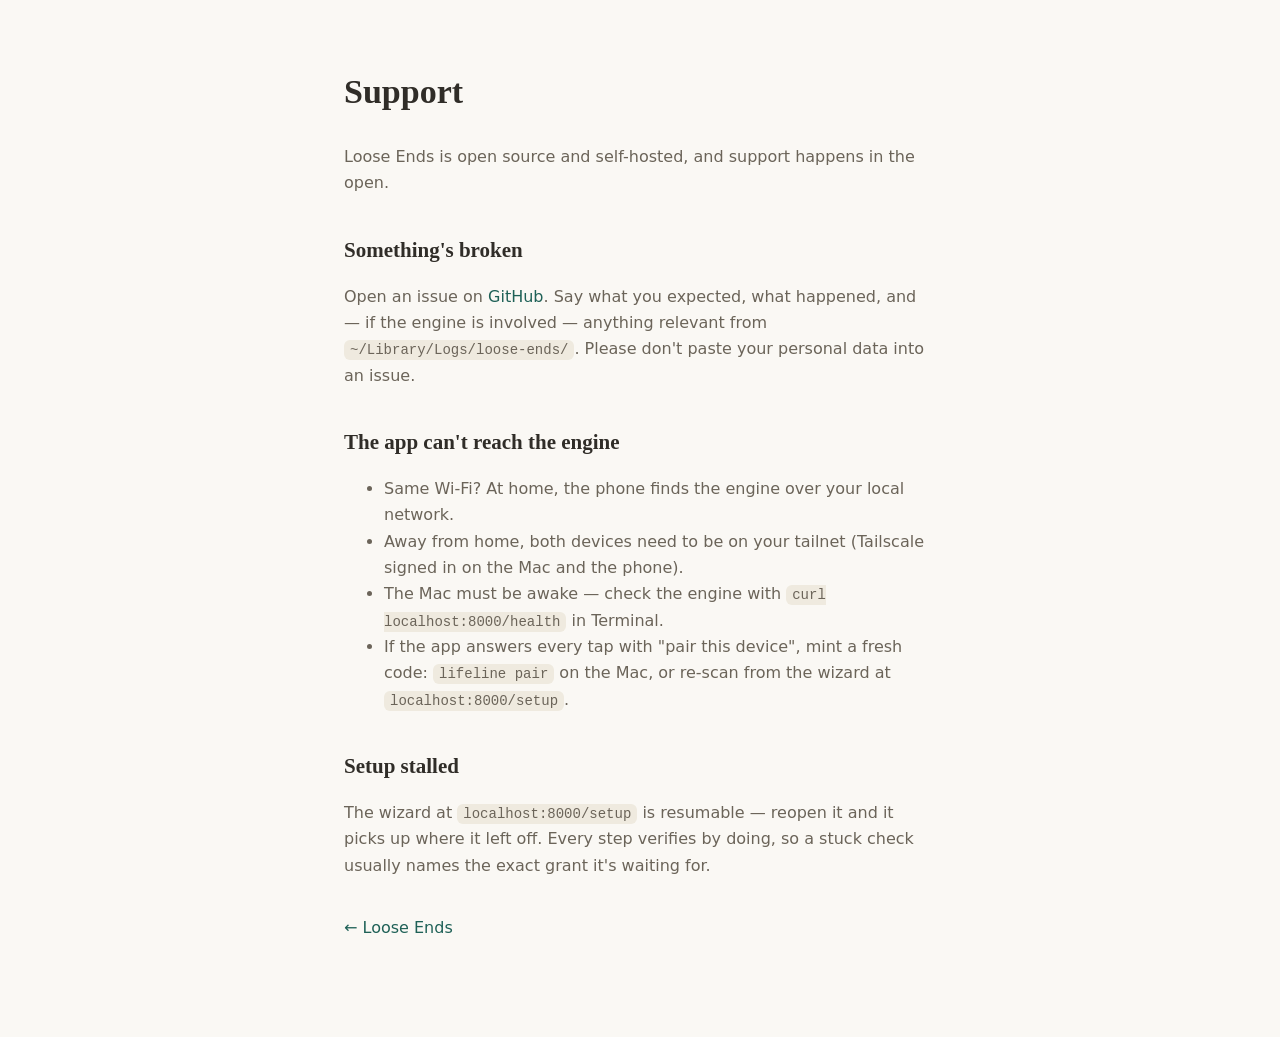
<file: support.html>
<!doctype html>
<html lang="en">
<head>
<meta charset="utf-8">
<meta name="viewport" content="width=device-width, initial-scale=1">
<title>Support — Loose Ends</title>
<style>
  :root {
    --paper: #faf8f4; --chip: #efeadf; --ink: #302d28; --soft: #6b6459;
    --ghost: #b5aea1; --brand: #1f6157; --rule: #e7e2d8;
    --serif: ui-serif, "New York", Charter, Georgia, serif;
    --sans: -apple-system, BlinkMacSystemFont, "SF Pro Text", system-ui, sans-serif;
    --mono: ui-monospace, SFMono-Regular, "SF Mono", Menlo, monospace;
  }
  @media (prefers-color-scheme: dark) {
    :root { --paper: #161513; --chip: #26231e; --ink: #ece7dd; --soft: #a69c8c;
            --ghost: #736b60; --brand: #6fb3a5; --rule: #302d28; }
  }
  * { box-sizing: border-box; }
  body { margin: 0; background: var(--paper); color: var(--ink);
         font-family: var(--sans); font-size: 16px; line-height: 1.65; }
  .wrap { max-width: 640px; margin: 0 auto; padding: 64px 24px 80px; }
  h1 { font-family: var(--serif); font-size: 34px; font-weight: 600; margin: 0 0 24px; }
  h2 { font-family: var(--serif); font-size: 21px; font-weight: 600; margin: 36px 0 8px; }
  p, li { color: var(--soft); }
  strong { color: var(--ink); }
  a { color: var(--brand); text-decoration: none; }
  a:hover { text-decoration: underline; }
  code { font-family: var(--mono); font-size: 14px; background: var(--chip);
         border-radius: 6px; padding: 2px 6px; }
</style>
</head>
<body>
<div class="wrap">
  <h1>Support</h1>

  <p>Loose Ends is open source and self-hosted, and support happens in the open.</p>

  <h2>Something's broken</h2>
  <p>Open an issue on <a href="https://github.com/jayjay28/loose-ends/issues">GitHub</a>. Say what you expected, what happened, and — if the engine is involved — anything relevant from <code>~/Library/Logs/loose-ends/</code>. Please don't paste your personal data into an issue.</p>

  <h2>The app can't reach the engine</h2>
  <ul>
    <li>Same Wi-Fi? At home, the phone finds the engine over your local network.</li>
    <li>Away from home, both devices need to be on your tailnet (Tailscale signed in on the Mac and the phone).</li>
    <li>The Mac must be awake — check the engine with <code>curl localhost:8000/health</code> in Terminal.</li>
    <li>If the app answers every tap with "pair this device", mint a fresh code: <code>lifeline pair</code> on the Mac, or re-scan from the wizard at <code>localhost:8000/setup</code>.</li>
  </ul>

  <h2>Setup stalled</h2>
  <p>The wizard at <code>localhost:8000/setup</code> is resumable — reopen it and it picks up where it left off. Every step verifies by doing, so a stuck check usually names the exact grant it's waiting for.</p>

  <p style="margin-top:36px"><a href="index.html">← Loose Ends</a></p>
</div>
</body>
</html>
</file>
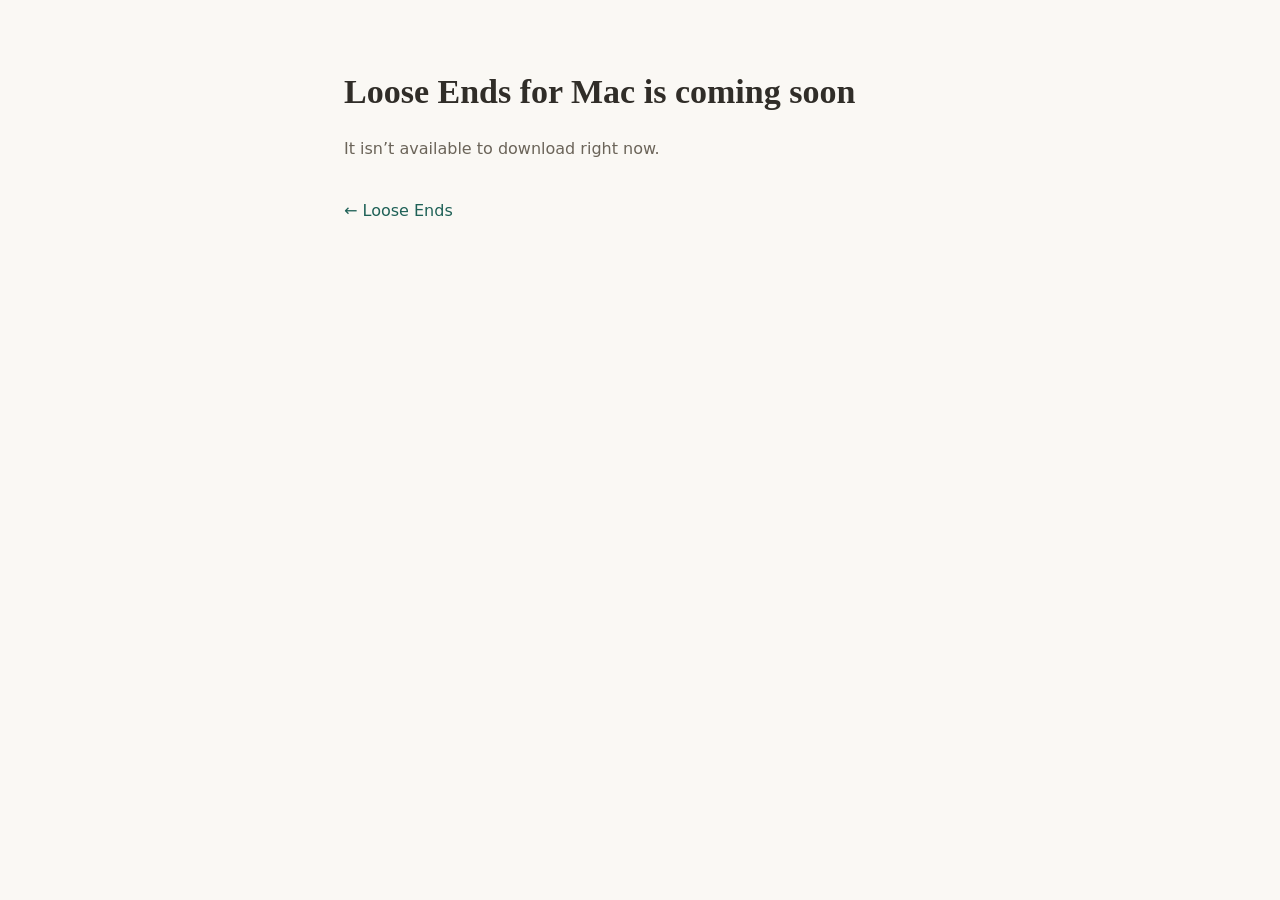
<file: loose-ends/mac.html>
<!doctype html>
<html lang="en">
<head>
<meta charset="utf-8">
<meta name="viewport" content="width=device-width, initial-scale=1">
<title>Coming soon — Loose Ends</title>
<style>
  :root {
    --paper: #faf8f4; --chip: #efeadf; --ink: #302d28; --soft: #6b6459;
    --ghost: #b5aea1; --brand: #1f6157;
    --serif: ui-serif, "New York", Charter, Georgia, serif;
    --sans: -apple-system, BlinkMacSystemFont, "SF Pro Text", system-ui, sans-serif;
    --mono: ui-monospace, SFMono-Regular, "SF Mono", Menlo, monospace;
  }
  @media (prefers-color-scheme: dark) {
    :root { --paper: #161513; --chip: #26231e; --ink: #ece7dd; --soft: #a69c8c;
            --ghost: #736b60; --brand: #6fb3a5; }
  }
  * { box-sizing: border-box; }
  body { margin: 0; background: var(--paper); color: var(--ink);
         font-family: var(--sans); font-size: 16px; line-height: 1.65; }
  .wrap { max-width: 640px; margin: 0 auto; padding: 64px 24px 80px; }
  h1 { font-family: var(--serif); font-size: 34px; font-weight: 600; margin: 0 0 16px; }
  p { color: var(--soft); }
  strong { color: var(--ink); }
  a { color: var(--brand); text-decoration: none; }
  a:hover { text-decoration: underline; }
  .cmd { font-family: var(--mono); font-size: 14px; color: var(--ink);
         background: var(--chip); border-radius: 10px; padding: 14px 16px;
         overflow-x: auto; white-space: nowrap; margin: 16px 0 8px; }
  .note { font-size: 13px; color: var(--ghost); }
</style>
</head>
<body>
<div class="wrap">
  <h1>Loose Ends for Mac is coming soon</h1>
  <p>It isn’t available to download right now.</p>
  <p style="margin-top:36px"><a href="index.html">← Loose Ends</a></p>
</div>
</body>
</html>
</file>
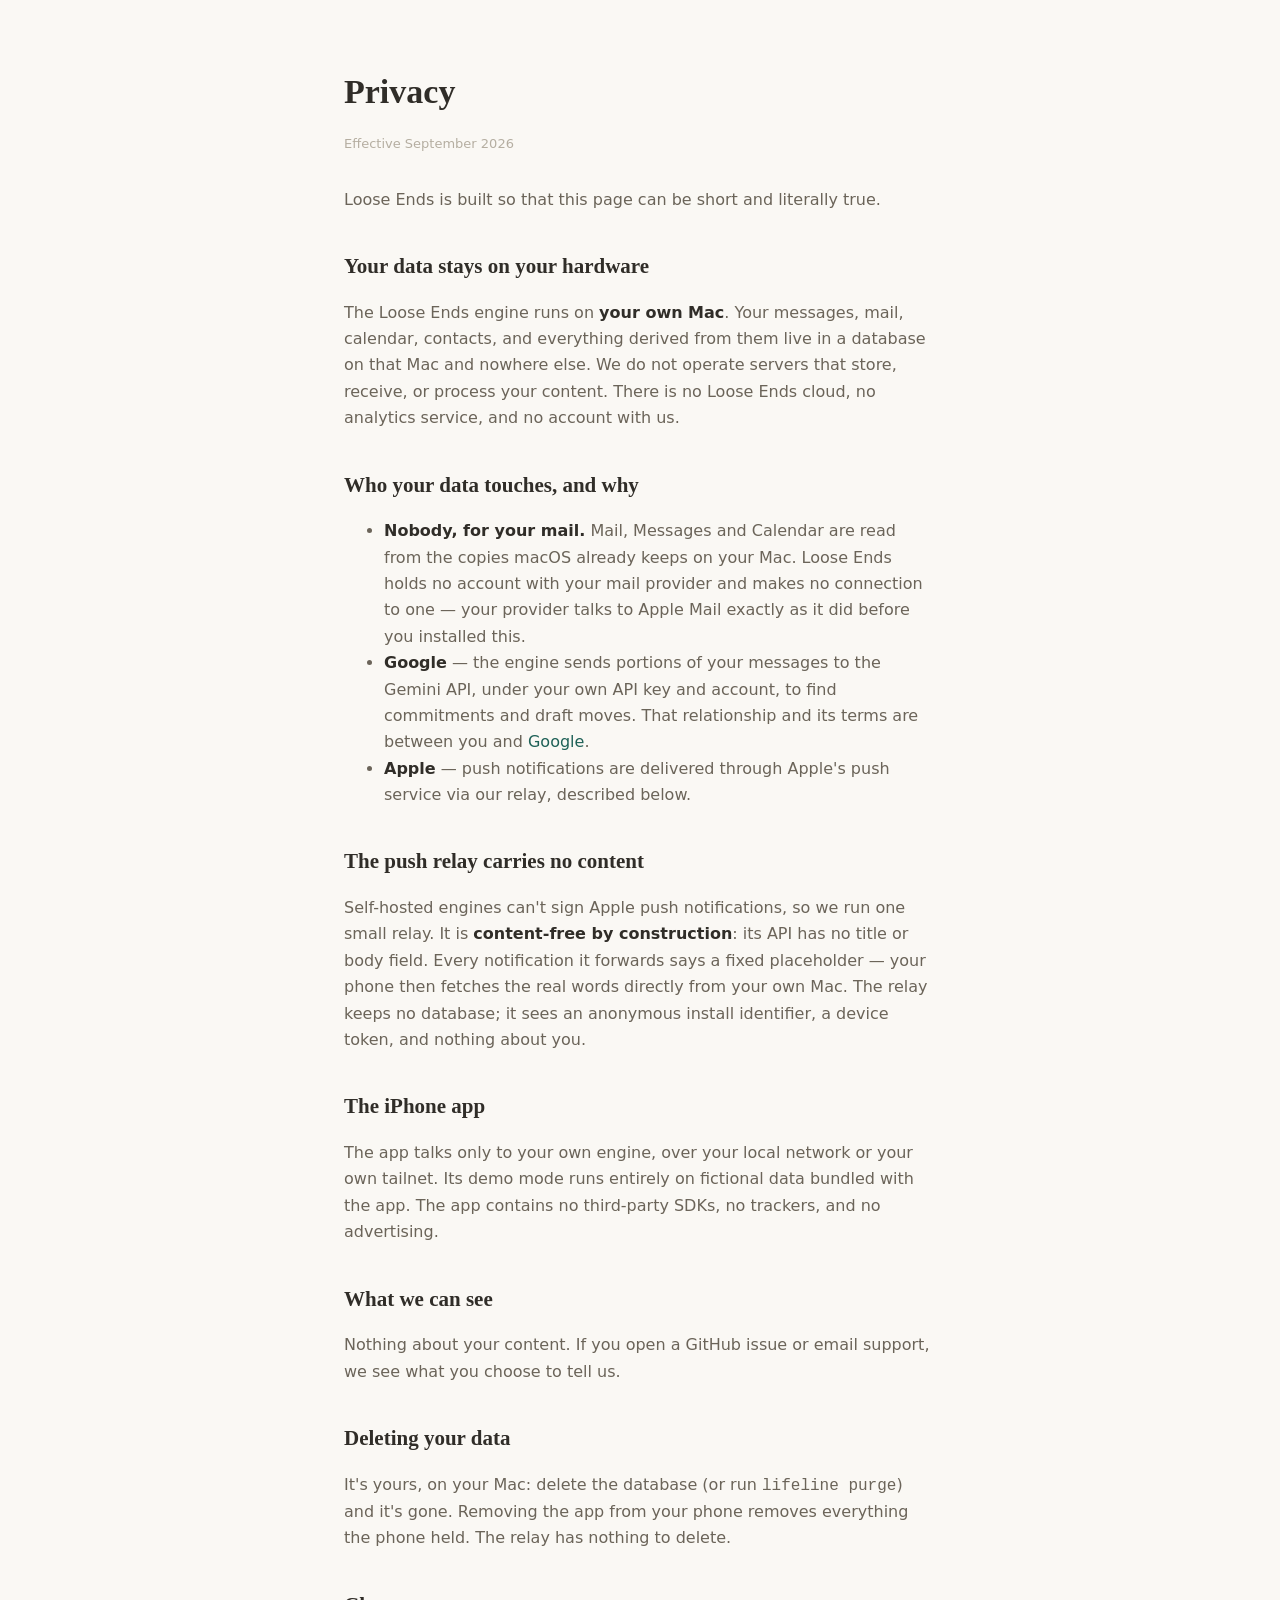
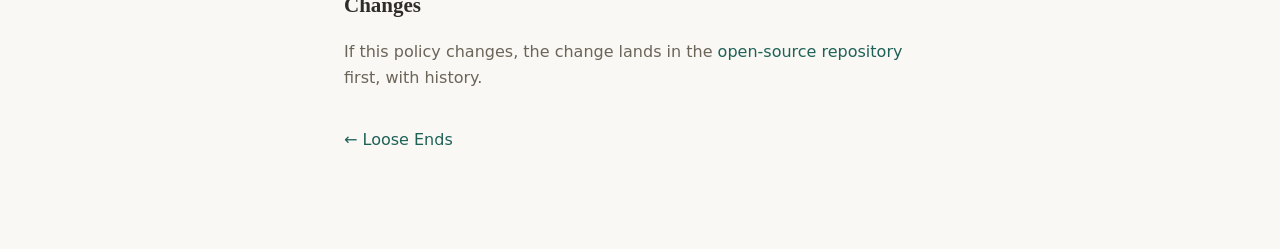
<file: loose-ends/privacy.html>
<!doctype html>
<html lang="en">
<head>
<meta charset="utf-8">
<meta name="viewport" content="width=device-width, initial-scale=1">
<title>Privacy — Loose Ends</title>
<style>
  :root {
    --paper: #faf8f4; --chip: #efeadf; --ink: #302d28; --soft: #6b6459;
    --ghost: #b5aea1; --brand: #1f6157; --rule: #e7e2d8;
    --serif: ui-serif, "New York", Charter, Georgia, serif;
    --sans: -apple-system, BlinkMacSystemFont, "SF Pro Text", system-ui, sans-serif;
  }
  @media (prefers-color-scheme: dark) {
    :root { --paper: #161513; --chip: #26231e; --ink: #ece7dd; --soft: #a69c8c;
            --ghost: #736b60; --brand: #6fb3a5; --rule: #302d28; }
  }
  * { box-sizing: border-box; }
  body { margin: 0; background: var(--paper); color: var(--ink);
         font-family: var(--sans); font-size: 16px; line-height: 1.65; }
  .wrap { max-width: 640px; margin: 0 auto; padding: 64px 24px 80px; }
  h1 { font-family: var(--serif); font-size: 34px; font-weight: 600; margin: 0 0 6px; }
  .updated { font-size: 13px; color: var(--ghost); margin-bottom: 32px; }
  h2 { font-family: var(--serif); font-size: 21px; font-weight: 600; margin: 36px 0 8px; }
  p, li { color: var(--soft); }
  strong { color: var(--ink); }
  a { color: var(--brand); text-decoration: none; }
  a:hover { text-decoration: underline; }
</style>
</head>
<body>
<div class="wrap">
  <h1>Privacy</h1>
  <p class="updated">Effective September 2026</p>

  <p>Loose Ends is built so that this page can be short and literally true.</p>

  <h2>Your data stays on your hardware</h2>
  <p>The Loose Ends engine runs on <strong>your own Mac</strong>. Your messages, mail, calendar, contacts, and everything derived from them live in a database on that Mac and nowhere else. We do not operate servers that store, receive, or process your content. There is no Loose Ends cloud, no analytics service, and no account with us.</p>

  <h2>Who your data touches, and why</h2>
  <ul>
    <li><strong>Nobody, for your mail.</strong> Mail, Messages and Calendar are read from the copies macOS already keeps on your Mac. Loose Ends holds no account with your mail provider and makes no connection to one — your provider talks to Apple Mail exactly as it did before you installed this.</li>
    <li><strong>Google</strong> — the engine sends portions of your messages to the Gemini API, under your own API key and account, to find commitments and draft moves. That relationship and its terms are between you and <a href="https://ai.google.dev/gemini-api/terms">Google</a>.</li>
    <li><strong>Apple</strong> — push notifications are delivered through Apple's push service via our relay, described below.</li>
  </ul>

  <h2>The push relay carries no content</h2>
  <p>Self-hosted engines can't sign Apple push notifications, so we run one small relay. It is <strong>content-free by construction</strong>: its API has no title or body field. Every notification it forwards says a fixed placeholder — your phone then fetches the real words directly from your own Mac. The relay keeps no database; it sees an anonymous install identifier, a device token, and nothing about you.</p>

  <h2>The iPhone app</h2>
  <p>The app talks only to your own engine, over your local network or your own tailnet. Its demo mode runs entirely on fictional data bundled with the app. The app contains no third-party SDKs, no trackers, and no advertising.</p>

  <h2>What we can see</h2>
  <p>Nothing about your content. If you open a GitHub issue or email support, we see what you choose to tell us.</p>

  <h2>Deleting your data</h2>
  <p>It's yours, on your Mac: delete the database (or run <code>lifeline purge</code>) and it's gone. Removing the app from your phone removes everything the phone held. The relay has nothing to delete.</p>

  <h2>Changes</h2>
  <p>If this policy changes, the change lands in the <a href="https://github.com/jayjay28/loose-ends">open-source repository</a> first, with history.</p>

  <p style="margin-top:36px"><a href="index.html">← Loose Ends</a></p>
</div>
</body>
</html>
</file>
<file: assets/site.css>
/* clyon.dev — one cursor, one font, one orange. */
:root{
  --bg:#F6F6F4;--ink:#141414;--soft:#86867F;--cursor:#FF5B1F;--line:#E2E2DE;--tint:#ECECE8;
  --mono:"JetBrains Mono",ui-monospace,"SF Mono",Menlo,monospace;
  --read:-apple-system,BlinkMacSystemFont,"SF Pro Text",system-ui,"Segoe UI",sans-serif;
  --ease:cubic-bezier(.2,.8,.2,1);
  color-scheme:light;
}
@media (prefers-color-scheme:dark){:root{color-scheme:dark;--bg:#0E0E0E;--ink:#F2F2EE;--soft:#7A7A74;--line:#262626;--tint:#1A1A1A}}
*{box-sizing:border-box}
html,body{height:100%}
body{background:var(--bg);color:var(--ink);font-family:var(--mono);margin:0;-webkit-font-smoothing:antialiased;padding-top:env(safe-area-inset-top,0px)}
a{color:inherit;text-decoration:none}
:focus-visible{outline:2px solid var(--cursor);outline-offset:3px}
::selection{background:var(--cursor);color:#fff}

.site{max-width:1080px;margin:0 auto;padding-inline:24px;min-height:100%;display:flex;flex-direction:column}
@media (max-width:600px){.site{padding-inline:16px}}

/* the one cursor: it types, blinks where it stopped, then leaves */
#caret{position:fixed;left:0;top:0;width:0;height:0;background:var(--cursor);pointer-events:none;z-index:8;opacity:0;transition:opacity .3s}
#caret.on{opacity:1}
#caret.glide{transition:left .45s var(--ease),top .45s var(--ease),width .45s var(--ease),height .45s var(--ease),opacity .3s}
#caret.blink{animation:blink 1.05s steps(1) infinite}
@keyframes blink{50%{opacity:0}}

/* hero: centred on home, a header bar once docked */
.hero{margin:auto;padding-block:48px;display:flex;flex-direction:column}
.head{display:flex;flex-direction:column;gap:clamp(20px,3.5vw,40px)}
.stage{position:relative;display:block;width:max-content;font-size:clamp(44px,11vw,150px);font-weight:500;letter-spacing:-.04em;line-height:1;user-select:none;-webkit-user-select:none}
.ghost{visibility:hidden;white-space:pre}
.typed{position:absolute;left:0;top:0;white-space:pre}
.typed .dev{color:var(--soft)}
.intro:not(.typing-started) .typed{visibility:hidden}

.menu{display:flex;gap:clamp(18px,3.6vw,44px);margin:0;padding:0;list-style:none;font-size:clamp(15px,1.8vw,20px);letter-spacing:.02em}
.intro .menu:not(.in):not(.shown) li{opacity:0;transform:translateY(-36px)}
.menu.in li{opacity:1;transform:none;animation:drop .62s cubic-bezier(.3,1.5,.5,1) both;animation-delay:calc(var(--i)*140ms)}
@keyframes drop{0%{opacity:0;transform:translateY(-36px)}60%{opacity:1}100%{opacity:1;transform:none}}
.menu a{position:relative;display:inline-block;padding:6px 0 6px .8em;white-space:nowrap}
.menu a::before{content:"";position:absolute;left:0;top:50%;width:.5em;height:.9em;margin-top:-.45em;background:var(--cursor);transform:scaleX(0);transform-origin:left;transition:transform .2s var(--ease)}
.menu a:hover::before,.menu a:focus-visible::before,.menu a.on::before{transform:none}
.menu a:focus-visible{outline:none}
.menu a span,.menu a .ic{color:var(--soft);transition:color .15s}
.menu .ic{width:1em;height:1em;vertical-align:-.14em;margin-right:.4em}
.menu a:hover span,.menu a:focus-visible span,.menu a.on span,.menu a:hover .ic,.menu a:focus-visible .ic,.menu a.on .ic{color:var(--ink)}

.latest{display:block;max-width:34em;margin-top:clamp(36px,6vw,64px);padding-top:18px;border-top:1px solid var(--line);transition:opacity .5s var(--ease),transform .5s var(--ease)}
.intro .latest:not(.in){opacity:0;transform:translateY(10px);pointer-events:none}
.label{font-size:11px;letter-spacing:.08em;text-transform:uppercase;color:var(--soft);display:flex;gap:10px}
.label b{color:var(--cursor);font-weight:500}
.latest p{font-family:var(--read);font-size:18px;line-height:1.5;margin:8px 0 0;text-wrap:pretty}
.latest:hover p{text-decoration:underline;text-decoration-color:var(--cursor);text-underline-offset:4px}

/* docked */
.docked .hero{margin:0;width:100%;padding-block:18px;border-bottom:1px solid var(--line);position:sticky;top:env(safe-area-inset-top,0px);background:var(--bg);z-index:5}
.docked .head{flex-direction:row;align-items:center;justify-content:space-between;gap:16px}
.docked .stage{font-size:22px;letter-spacing:-.03em;cursor:pointer}
.docked .menu{font-size:14px;gap:clamp(12px,3vw,26px)}
.docked .latest{display:none}
@media (max-width:520px){.docked .menu .ic{display:none}.docked .menu{gap:4px}}
@media (max-width:400px){.docked .menu{font-size:13px}.docked .stage{font-size:18px}}

/* sections */
.content{padding-block:40px 64px;max-width:680px;flex:1}
.content[hidden]{display:none}
.content > *{animation:up .55s var(--ease) both;animation-delay:calc(var(--i,0)*70ms + var(--d,0ms))}
@keyframes up{from{opacity:0;transform:translateY(12px)}to{opacity:1;transform:none}}
.content > h1{font-size:13px;font-weight:500;letter-spacing:.08em;text-transform:uppercase;color:var(--soft);margin:0 0 20px}
.empty{font-family:var(--read);color:var(--soft);font-size:17px;border-top:1px solid var(--line);padding-top:18px;margin:0}
.empty a{text-decoration:underline;text-decoration-color:var(--cursor);text-underline-offset:3px}
.row{display:grid;grid-template-columns:84px 1fr;gap:16px;padding-block:18px;border-top:1px solid var(--line);scroll-margin-top:90px}
@media (max-width:520px){.row{grid-template-columns:1fr;gap:4px}}
.row time{font-size:12px;color:var(--soft);padding-top:4px;font-variant-numeric:tabular-nums}
.row h2{font-family:var(--read);font-size:20px;font-weight:600;letter-spacing:-.01em;margin:0 0 4px;text-wrap:balance}
.row > div > p{font-family:var(--read);color:var(--soft);margin:0;font-size:16px;line-height:1.5}
.row small{display:block;margin-top:8px;font-size:11px;letter-spacing:.06em;text-transform:uppercase;color:var(--soft)}
a.row:hover h2{text-decoration:underline;text-decoration-color:var(--cursor);text-underline-offset:4px}
.row .photo{display:block;width:100%;height:auto;border-radius:6px;margin-bottom:10px;background:var(--tint)}

/* projects */
.pcard{display:grid;grid-template-columns:1fr auto;gap:14px 16px;align-items:center;padding:26px;border-radius:14px;margin-bottom:12px;transition:transform .25s var(--ease)}
.pcard:hover{transform:translateY(-2px)}
.plogo{display:flex;align-items:center;gap:14px;min-height:48px}
.pcard p{grid-column:1/-1;margin:0;font-family:var(--read);font-size:16px;line-height:1.45}
.pcard .go{font-size:12px;letter-spacing:.02em;white-space:nowrap}
@media (max-width:520px){.pcard{grid-template-columns:1fr}.pcard .go{order:3}}
.pname{white-space:pre;font-size:30px;line-height:1}
.pcaret{display:inline-block;width:.5em;height:.9em;vertical-align:-.08em;margin-left:.05em}
.pcaret.blink{animation:blink 1.05s steps(1) infinite}
.le{background:#13302C;color:#F4EFE6}
.le .pname{font-family:ui-serif,"New York",Charter,Georgia,serif;font-weight:600;letter-spacing:-.012em}
.le p{color:#BCCEC7}.le .go{color:#8FD3C1}.le .pcaret{background:#F08A5D}
.le svg{width:48px;height:48px;color:#F4EFE6;overflow:visible;flex:none}
.le .t{fill:none;stroke:currentColor;stroke-width:4.5;stroke-linecap:round;stroke-linejoin:round;stroke-dasharray:1;stroke-dashoffset:0}
.le .d{fill:#F08A5D;transform-box:fill-box;transform-origin:center}
.le.play .t{animation:le-draw 1.5s cubic-bezier(.42,0,.58,1) both}
.le.play .d{animation:le-pop .55s cubic-bezier(.34,1.56,.64,1) 1.2s both}
@keyframes le-draw{from{stroke-dashoffset:1}to{stroke-dashoffset:0}}
@keyframes le-pop{from{transform:scale(0);opacity:0}to{transform:scale(1);opacity:1}}
.mb{background:#0F1319;color:#ECE7DC}
.mb .pname{font-family:"Poppins",system-ui,sans-serif;font-weight:800;letter-spacing:-.015em}
.mb p{color:#A9ADB3}.mb .go{color:#00E5A0}.mb .pcaret{background:#00E5A0}
.mb svg.face{width:auto;height:48px;overflow:visible;flex:none}
.mb .wink{transform-box:fill-box;transform-origin:center;animation:mb-wink 3.6s cubic-bezier(.34,1.3,.5,1) .4s infinite}
@keyframes mb-wink{0%,22%{transform:rotate(0)}38%,54%{transform:rotate(45deg)}72%,100%{transform:rotate(0)}}
.mb .face>g{transform-box:fill-box;transform-origin:center}
.mb.play .face>g{animation:mb-in .5s cubic-bezier(.34,1.56,.64,1) both}
.mb.play .face>g:nth-of-type(2){animation-delay:.12s}
@keyframes mb-in{from{opacity:0;transform:scale(.6)}to{opacity:1;transform:none}}
.idot{position:relative;display:inline-block}
.idot svg{position:absolute;left:50%;top:-.02em;width:.34em;height:.34em;transform:translateX(-50%);overflow:visible}

/* a post */
.article .back{font-size:12px;letter-spacing:.04em;color:var(--soft)}
.article .back:hover{color:var(--ink)}
.article .meta{display:flex;gap:14px;font-size:12px;color:var(--soft);margin:28px 0 10px}
.article h1{font-family:var(--read);font-size:clamp(30px,5vw,44px);font-weight:700;letter-spacing:-.02em;line-height:1.1;margin:0 0 12px;text-wrap:balance}
.article .dek{font-family:var(--read);font-size:20px;line-height:1.45;color:var(--soft);margin:0 0 8px;text-wrap:pretty}
.prose{font-family:var(--read);font-size:18px;line-height:1.7;margin-top:28px}
.prose.small{font-size:17px;line-height:1.6;margin-top:0}
.prose > *:first-child{margin-top:0}
.prose p,.prose ul,.prose ol,.prose blockquote,.prose pre{margin:0 0 1.1em}
.prose h2,.prose h3,.prose h4{font-weight:650;letter-spacing:-.01em;line-height:1.25;margin:1.8em 0 .5em}
.prose h2{font-size:24px}.prose h3{font-size:20px}.prose h4{font-size:18px}
.prose a{text-decoration:underline;text-decoration-color:var(--cursor);text-underline-offset:3px}
.prose img{display:block;max-width:100%;height:auto;border-radius:6px;margin:1.4em 0}
.prose blockquote{border-left:3px solid var(--cursor);padding-left:16px;color:var(--soft)}
.prose code{font-family:var(--mono);font-size:.86em;background:var(--tint);padding:.12em .35em;border-radius:4px}
.prose pre{overflow-x:auto;background:var(--tint);padding:14px 16px;border-radius:6px;font-size:14px;line-height:1.55}
.prose pre code{background:none;padding:0;font-size:inherit}
.prose hr{border:0;border-top:1px solid var(--line);margin:2em 0}
.pn{display:grid;grid-template-columns:1fr 1fr;gap:16px;margin-top:48px;border-top:1px solid var(--line);padding-top:18px}
.pn a small{display:block;font-size:11px;letter-spacing:.06em;text-transform:uppercase;color:var(--soft);margin-bottom:4px}
.pn a span{font-family:var(--read);font-size:16px;font-weight:600}
.pn a:hover span{text-decoration:underline;text-decoration-color:var(--cursor);text-underline-offset:3px}
.pn .nx{text-align:right}

.foot{display:none;justify-content:space-between;gap:16px;padding-block:20px calc(28px + env(safe-area-inset-bottom,0px));border-top:1px solid var(--line);font-size:12px;color:var(--soft)}
.docked .foot{display:flex}
.foot a:hover{color:var(--ink)}

@media (prefers-reduced-motion:reduce){*,*::before,*::after{animation:none!important;transition:none!important}}
</file>
